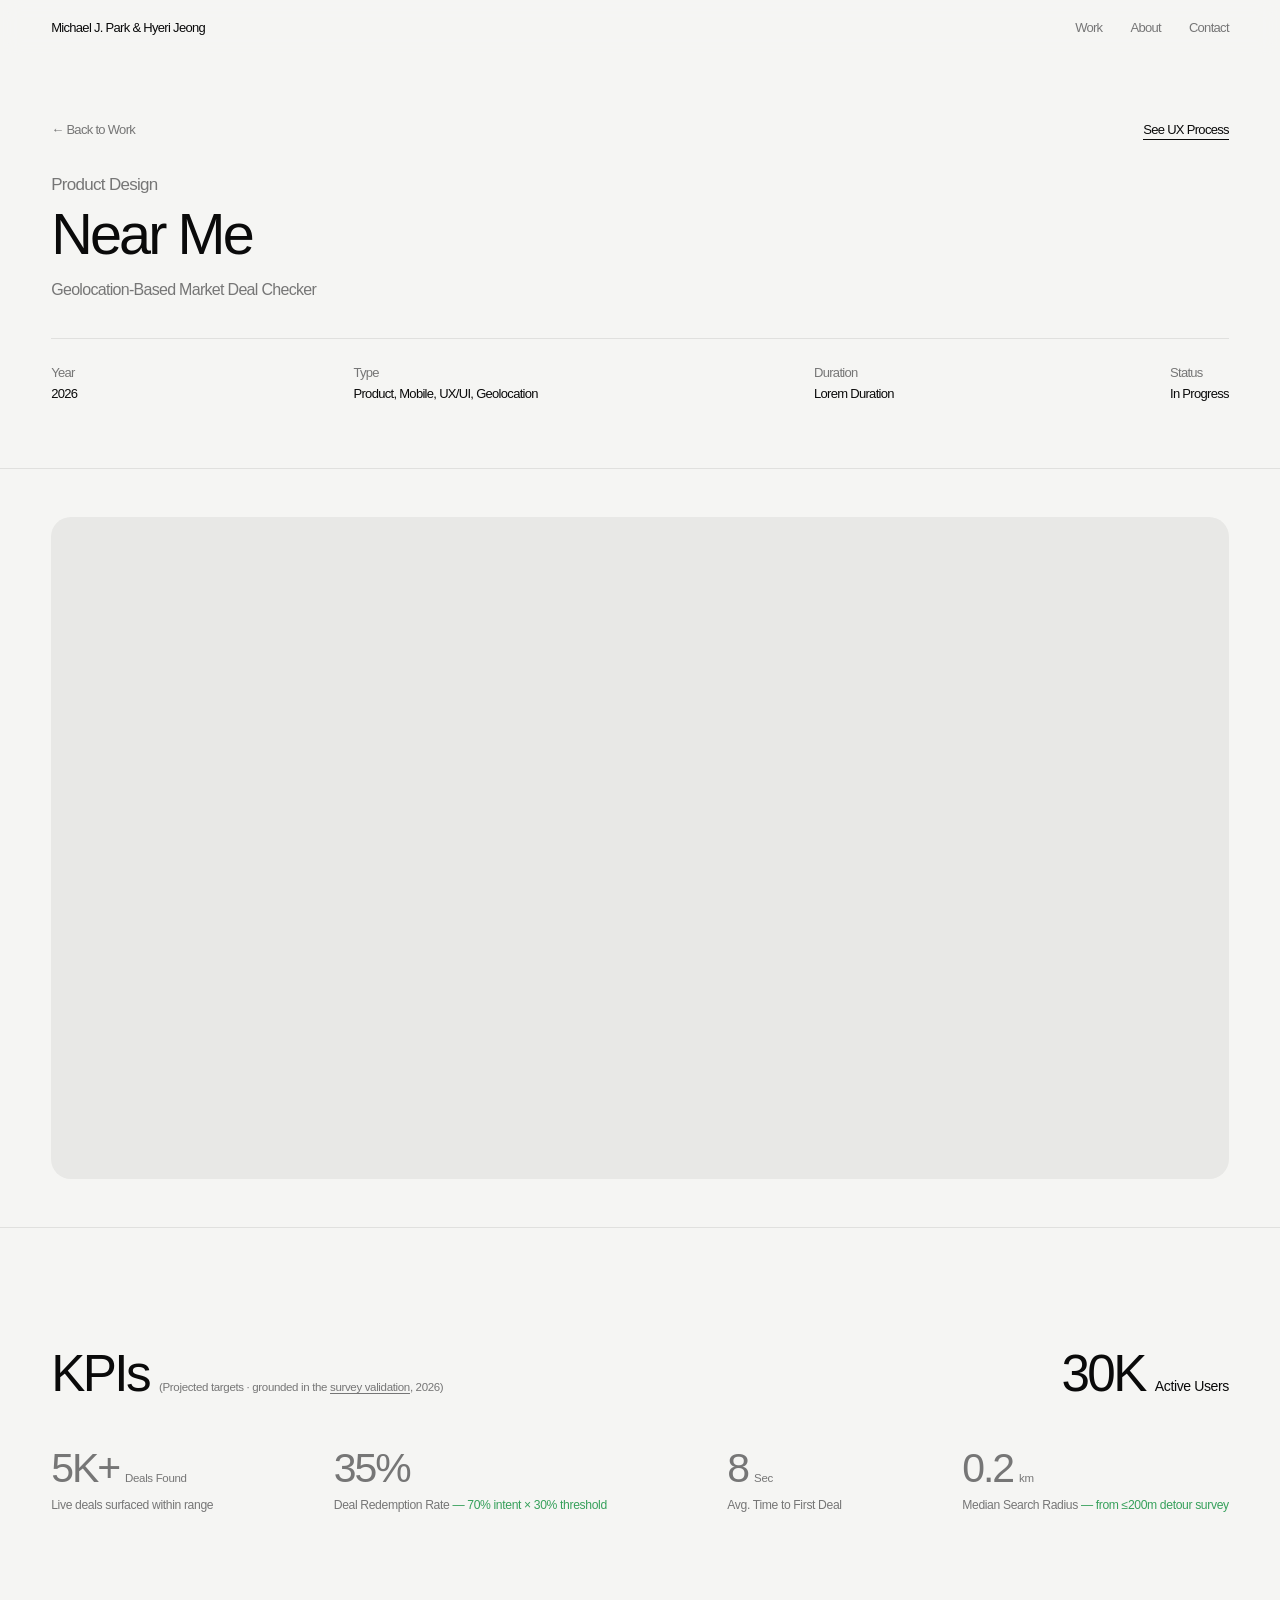
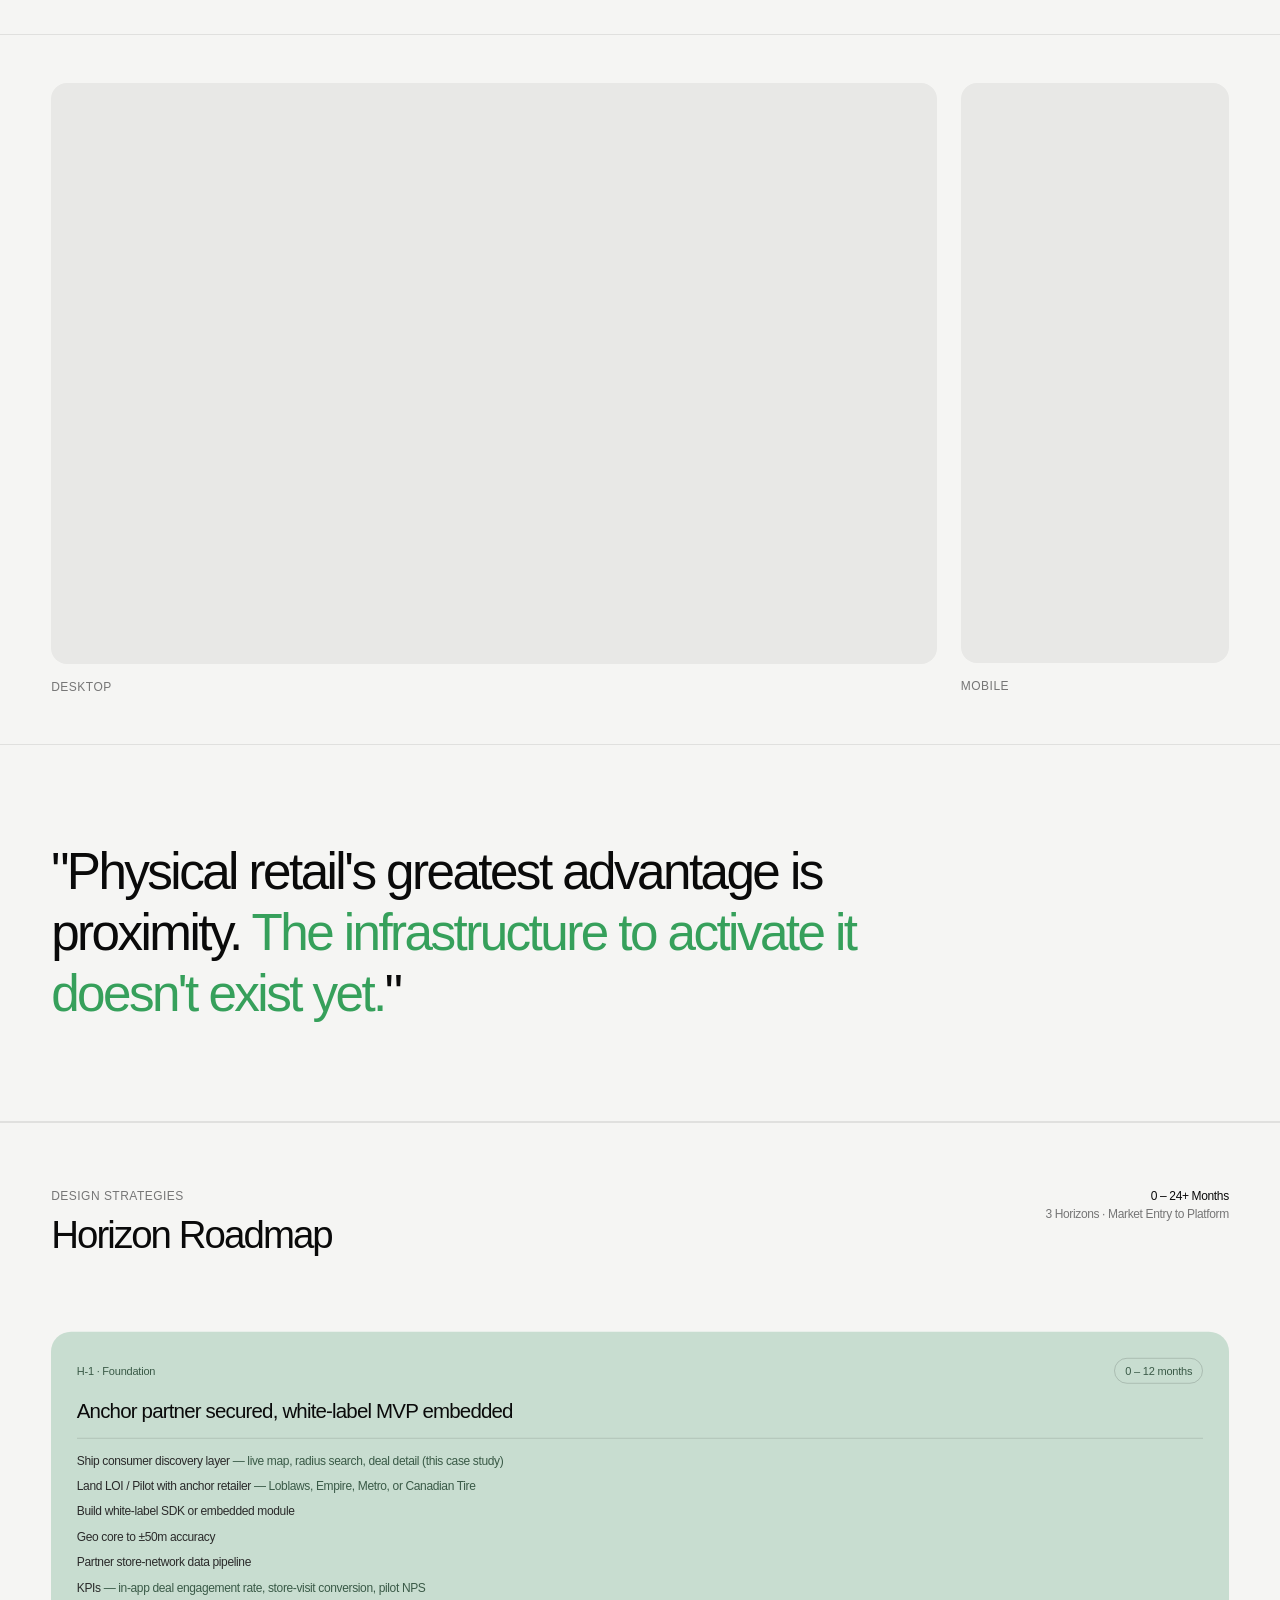
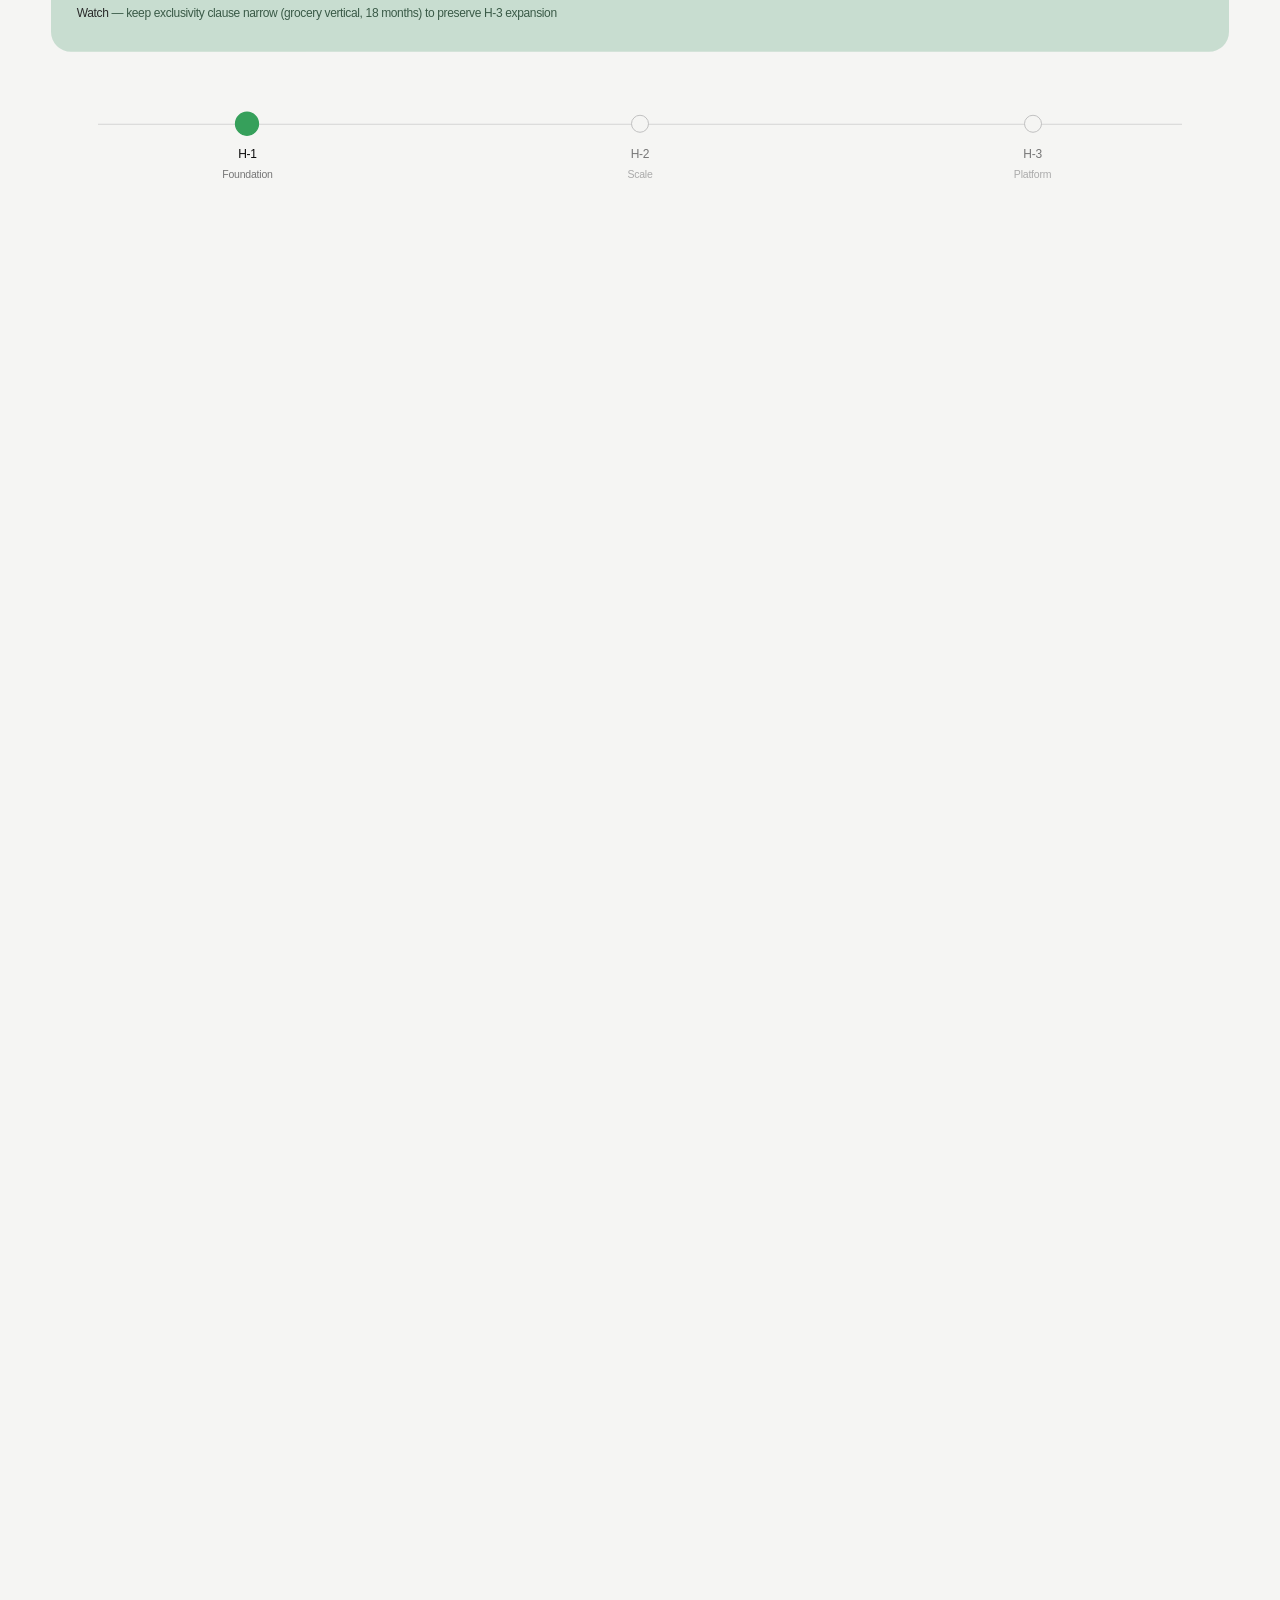
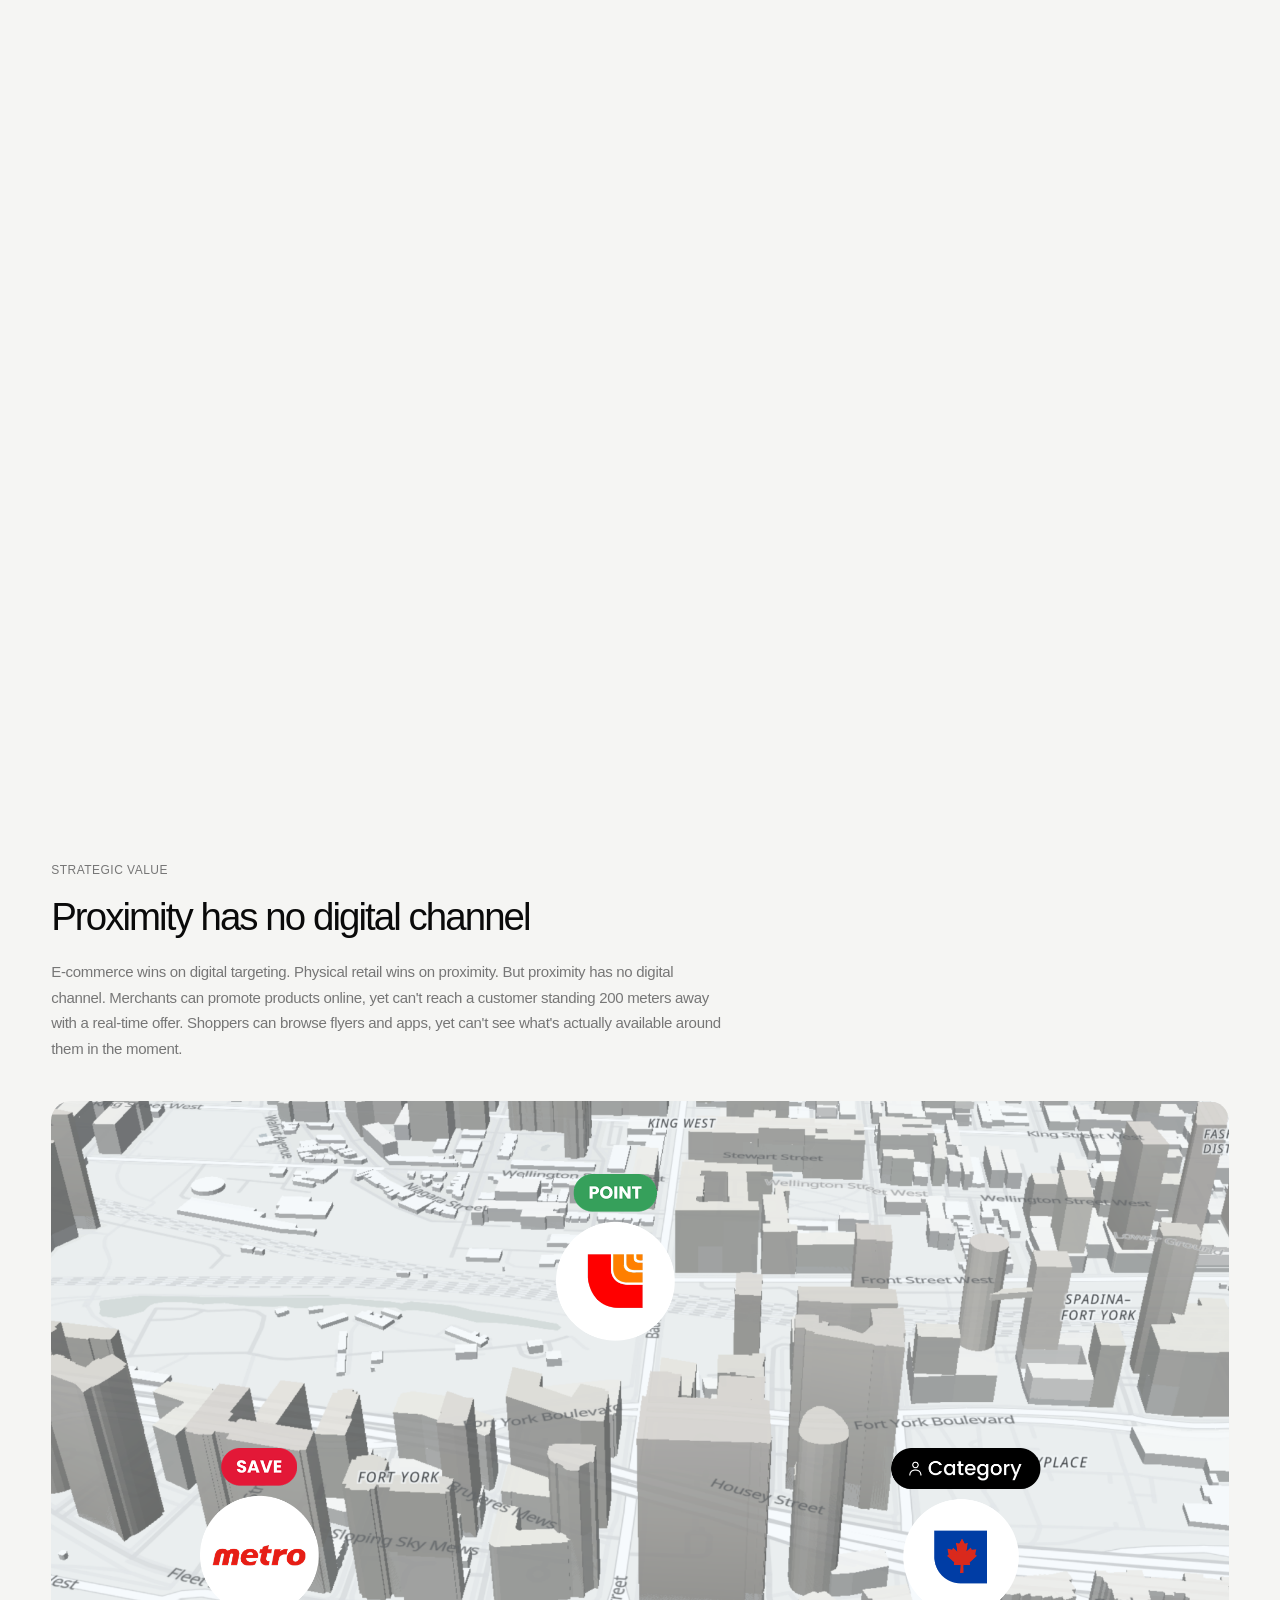
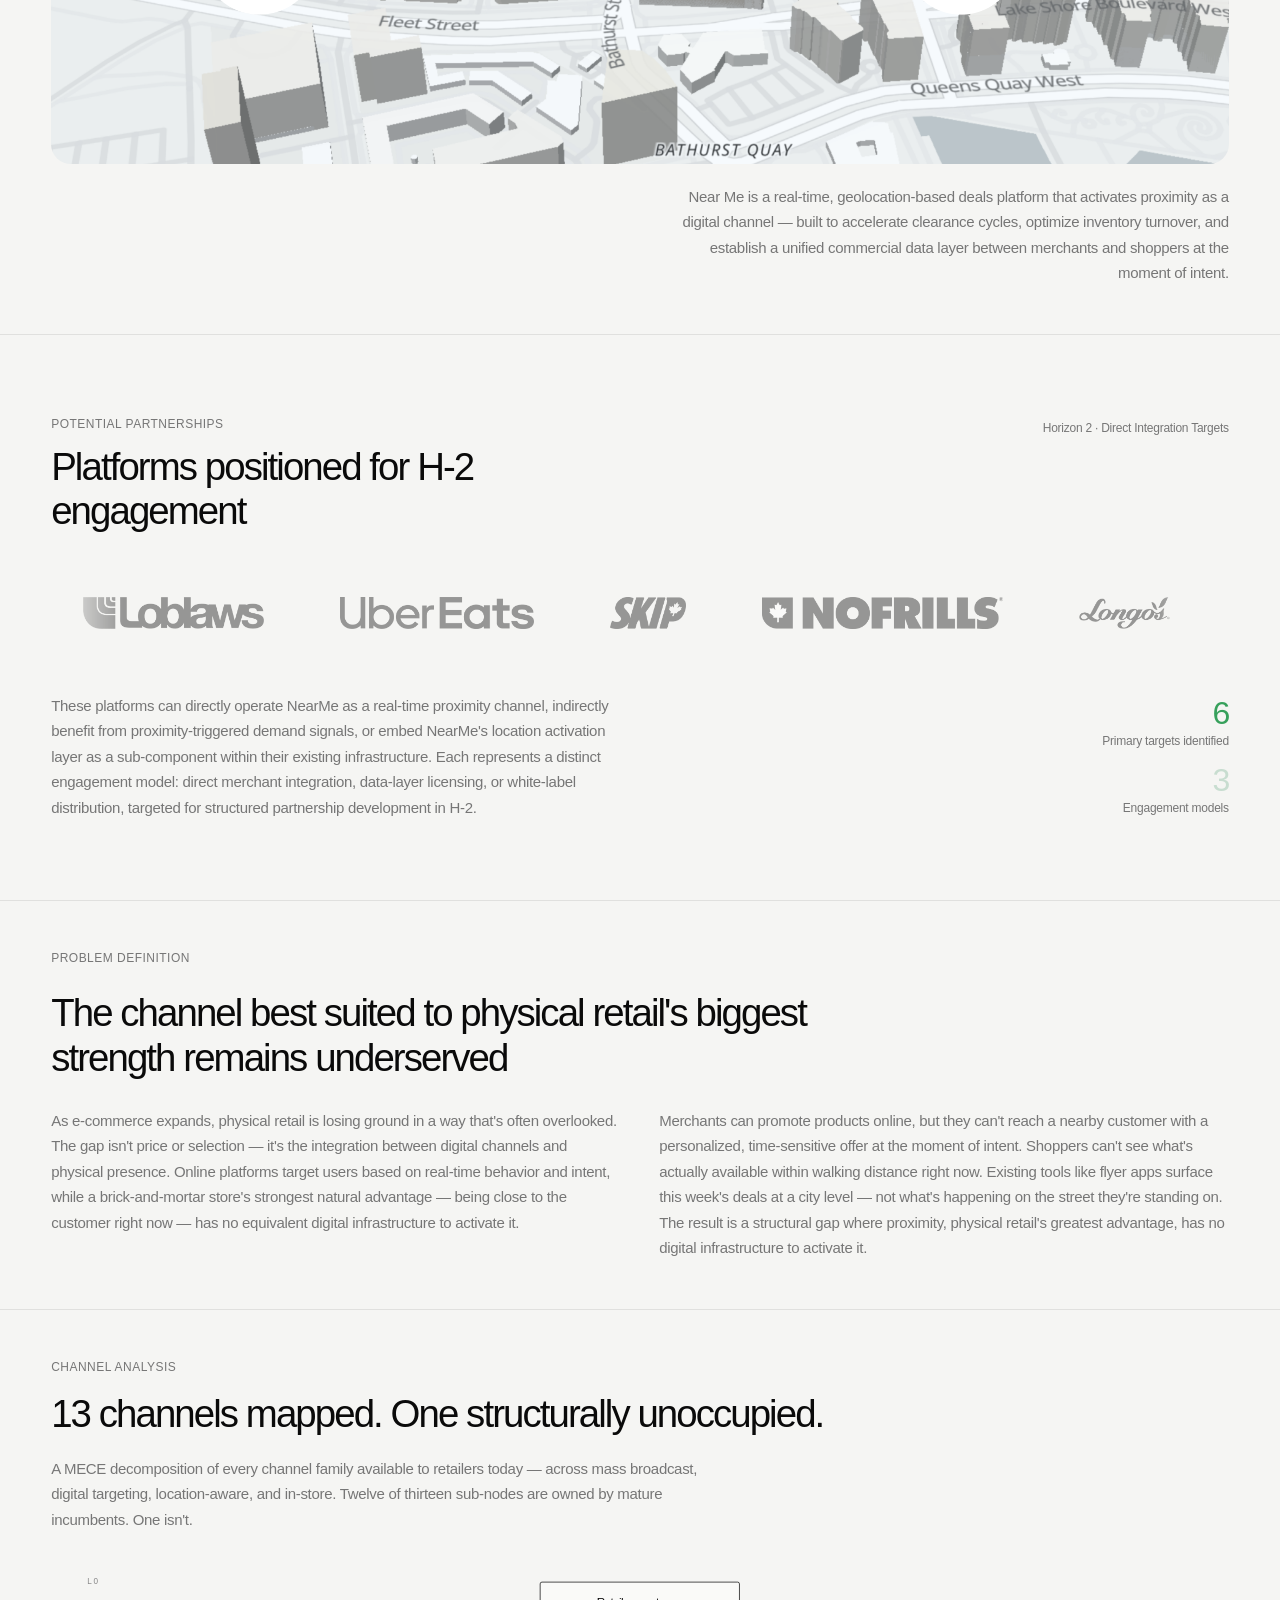
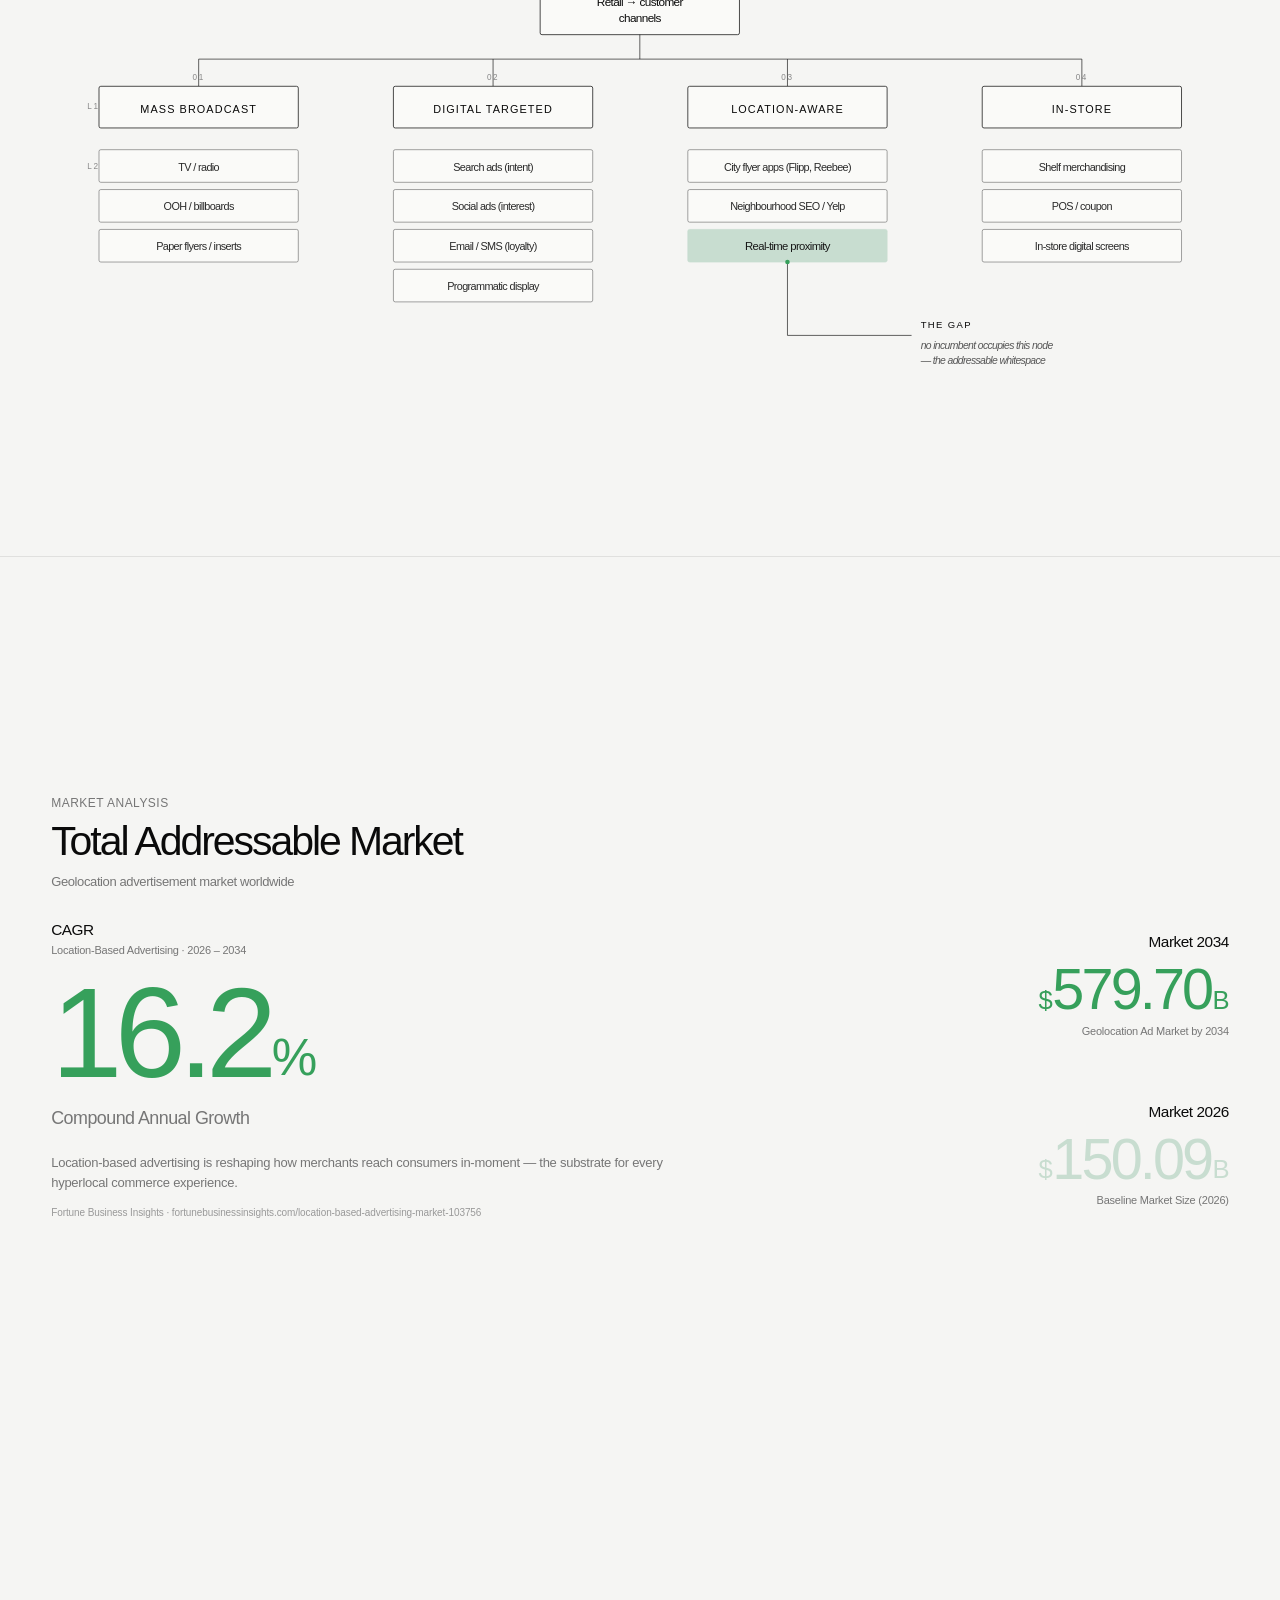
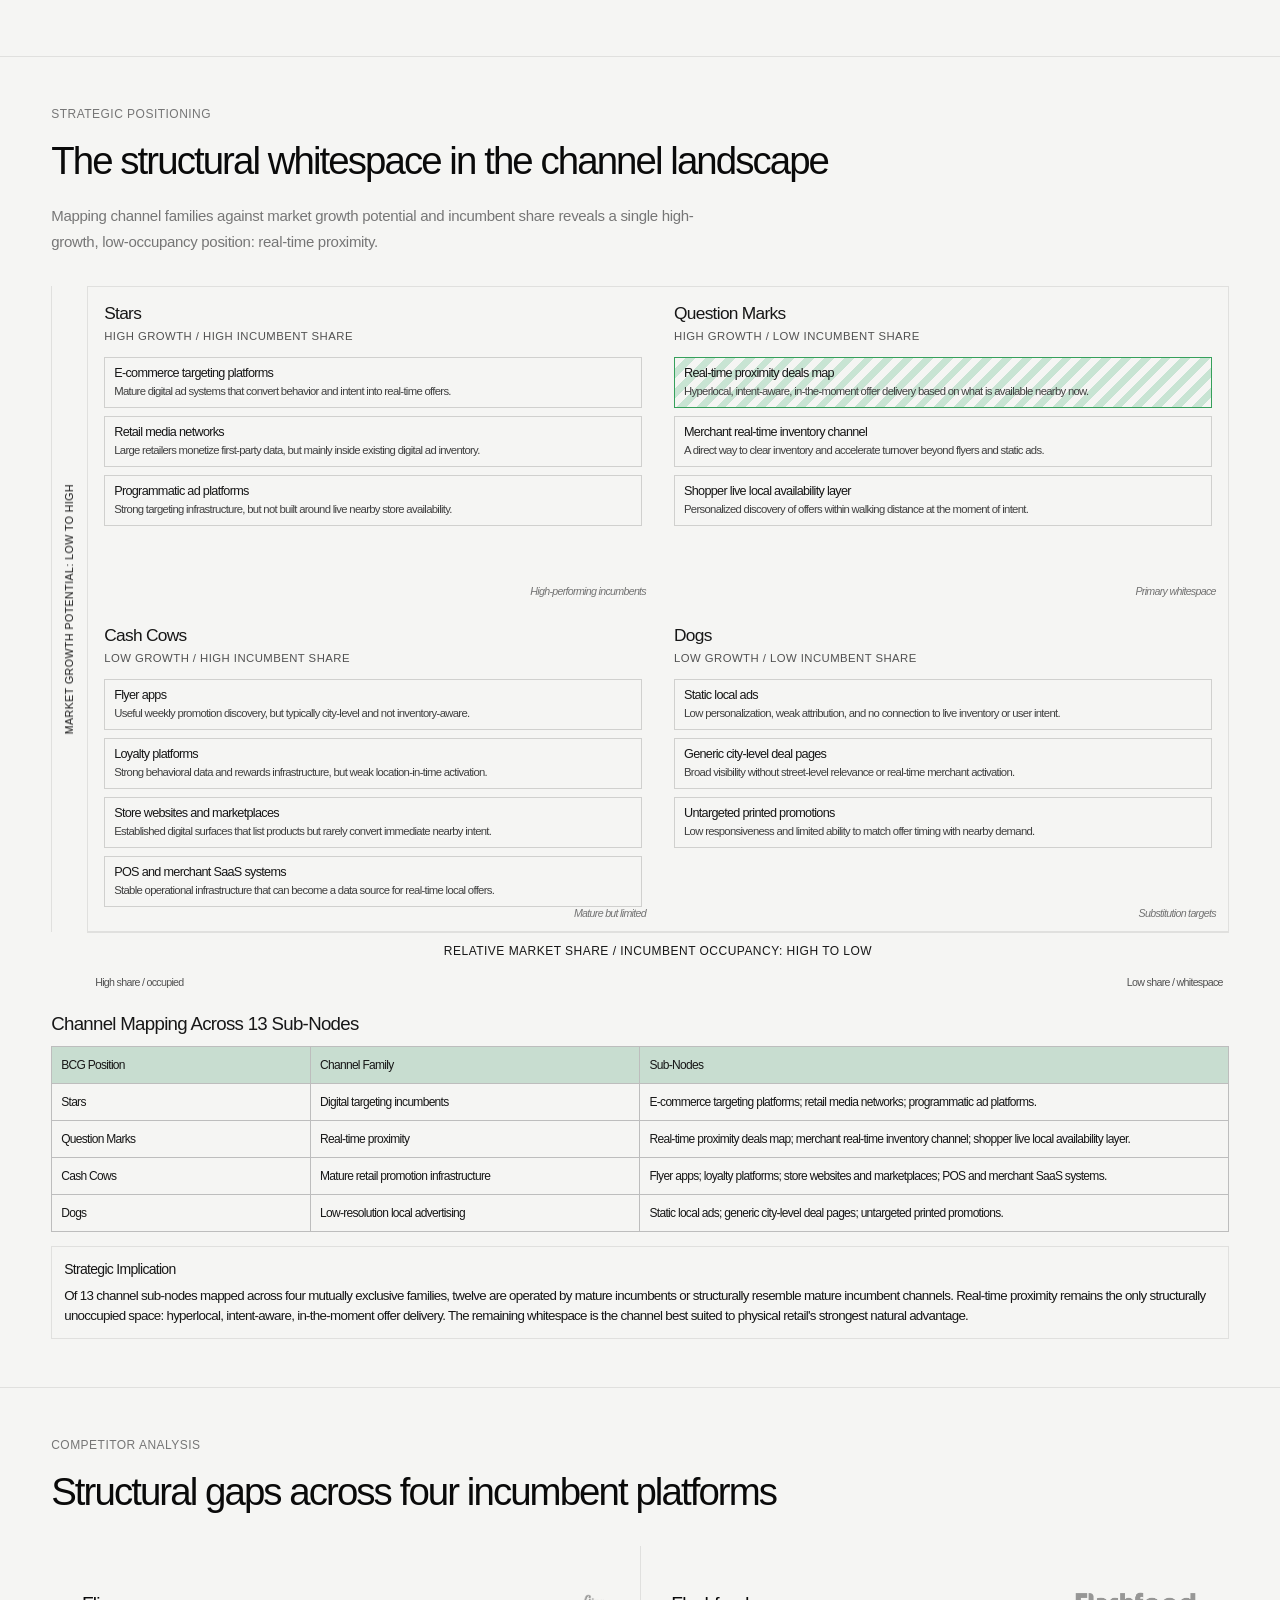
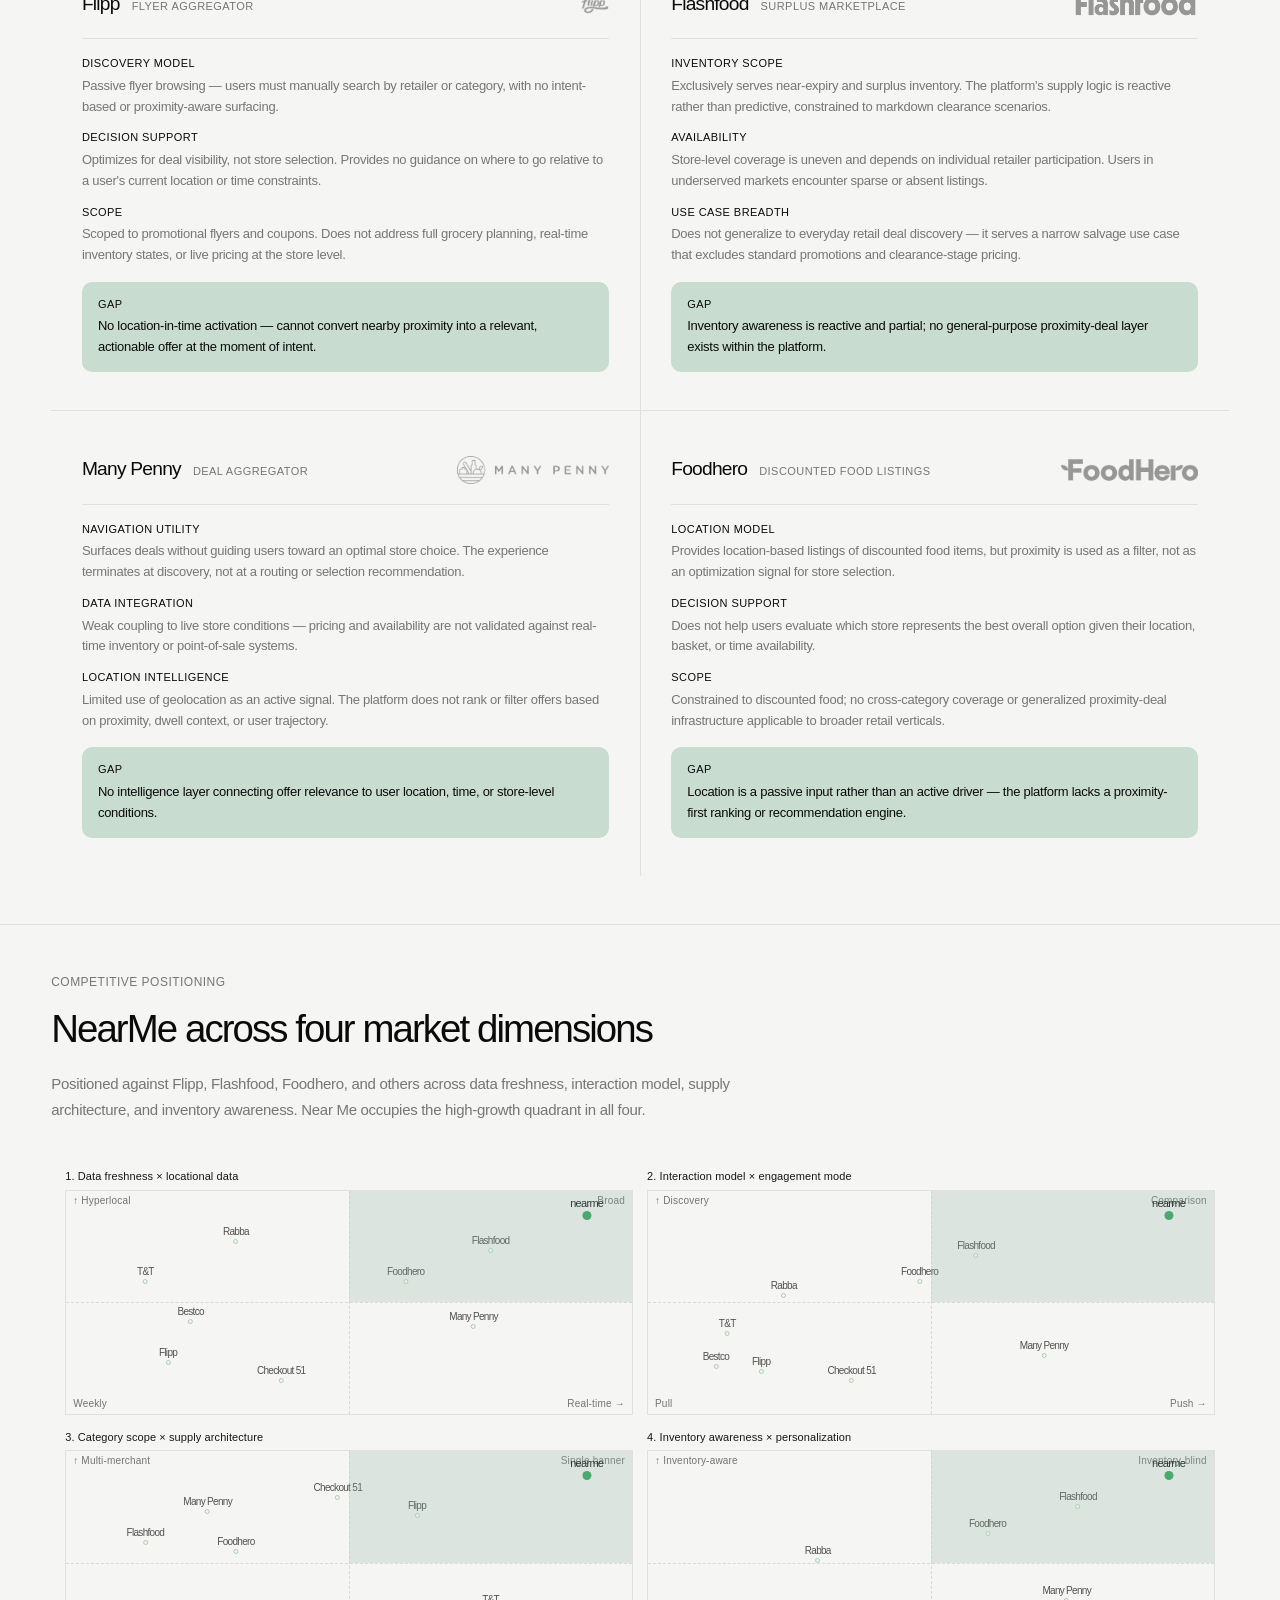
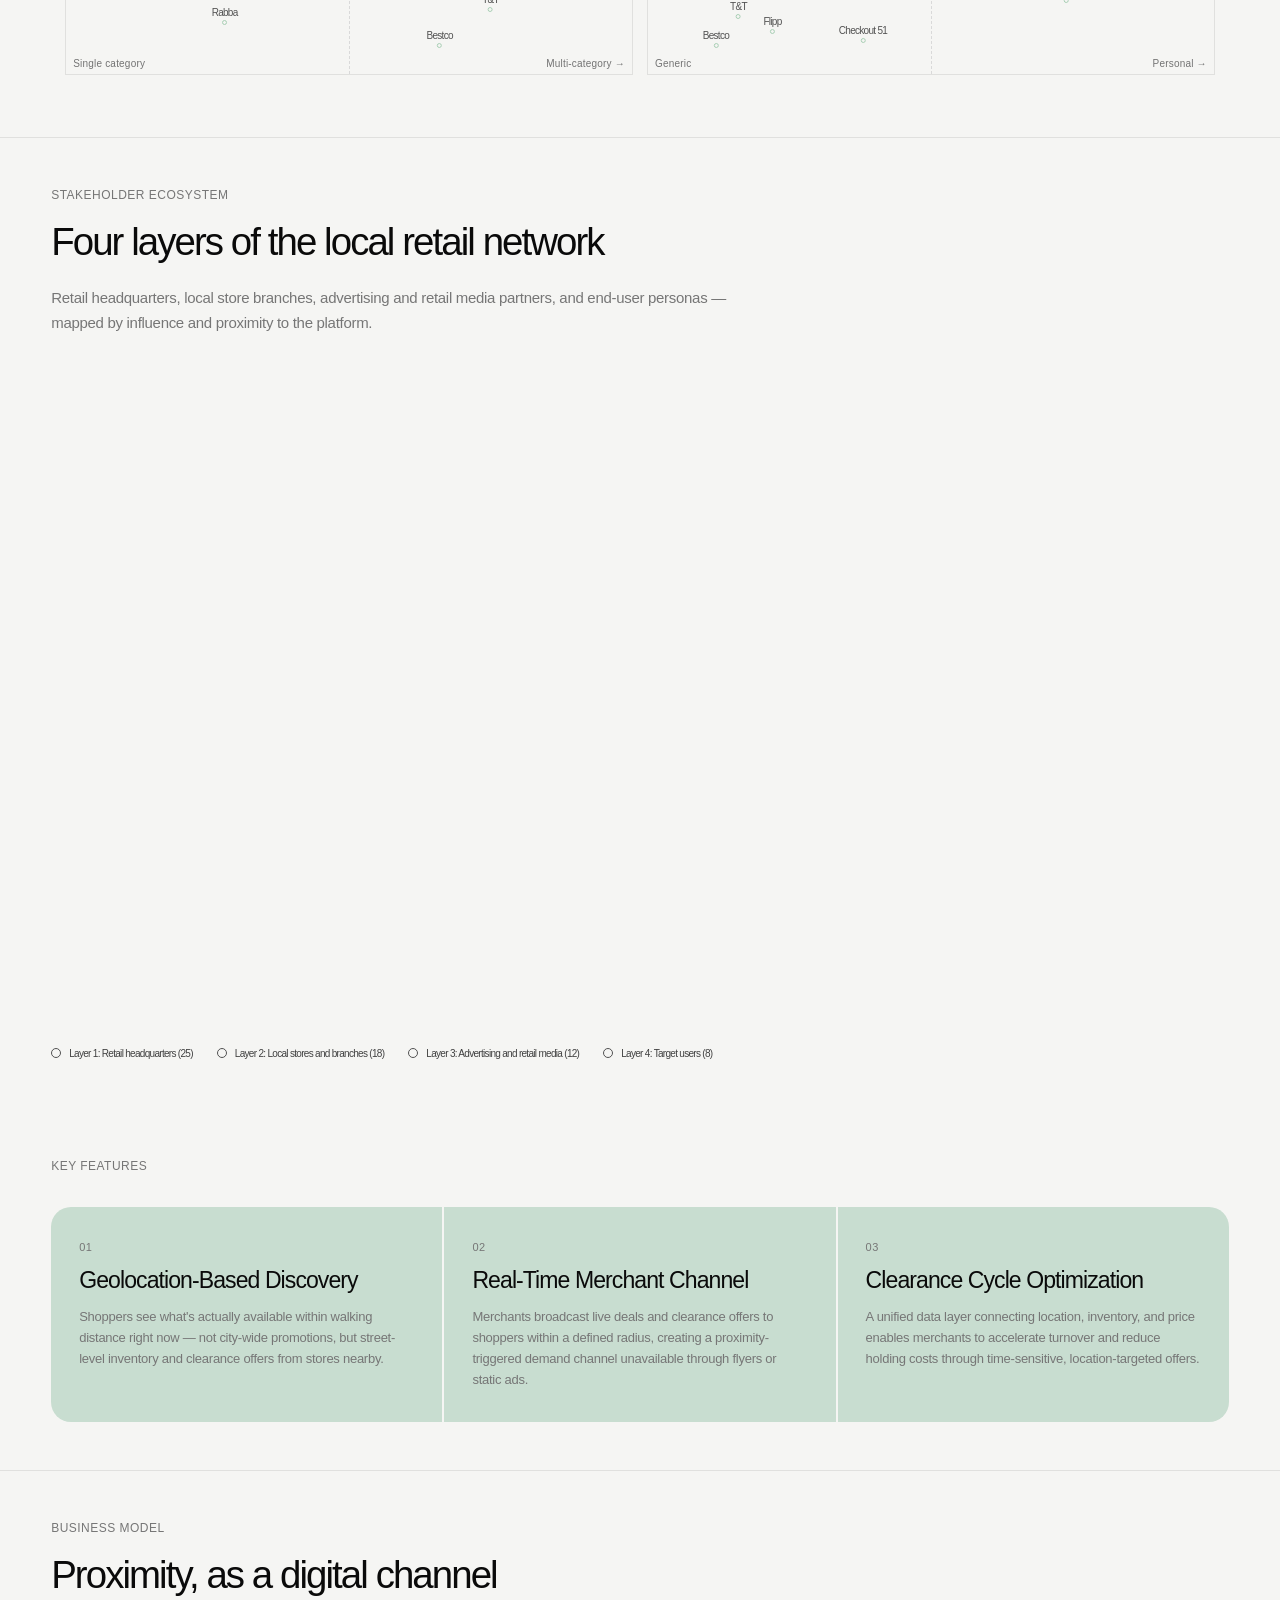
<file: index.html>
<!doctype html>
<html lang="en">
<head>
<meta charset="utf-8" />
<meta name="viewport" content="width=device-width,initial-scale=1" />
<title>Near Me — Michael Joongmin Park</title>
<link rel="preconnect" href="https://fonts.googleapis.com" />
<link rel="preconnect" href="https://fonts.gstatic.com" crossorigin />
<link href="https://fonts.googleapis.com/css2?family=Inter:wght@100..900&display=swap" rel="stylesheet" />
<link rel="stylesheet" href="./nearme.css" />
<style>
.em-mece{width:100%;background:var(--bg);font-family:"Helvetica Neue",Helvetica,Arial,sans-serif;-webkit-font-smoothing:antialiased;letter-spacing:inherit;color:#0a0a0a;}
.em-mece *{box-sizing:border-box;}
.em-mece .mece-frame{width:100%;max-width:1300px;margin:0 auto;display:flex;flex-direction:column;align-items:center;padding:0;}
.em-mece .mece-header{text-align:center;width:100%;position:relative;margin-bottom:36px;}
.em-mece .mece-eyebrow{font-size:10.5px;font-weight:500;letter-spacing:3px;color:#555;text-transform:uppercase;margin-bottom:14px;}
.em-mece .mece-eyebrow::before,.em-mece .mece-eyebrow::after{content:"";display:inline-block;width:22px;height:1px;background:#888;vertical-align:4px;margin:0 12px;}
.em-mece .mece-h1{font-size:26px;font-weight:500;letter-spacing:-0.5px;line-height:1.2;margin:0;color:#0a0a0a;}
.em-mece .mece-sub{font-size:13px;color:#555;font-weight:400;margin-top:8px;}
.em-mece .mece-rule{width:60px;height:1px;background:#0a0a0a;margin:18px auto 0;}
.em-mece .mece-tree{width:100%;}
.em-mece .mece-tree svg{display:block;width:100%;height:auto;}
.em-mece .em-line{stroke:#0a0a0a;stroke-width:0.7;fill:none;}
.em-mece .em-line-soft{stroke:#888;stroke-width:0.5;fill:none;}
.em-mece .em-box{fill:#fafaf8;stroke:#0a0a0a;stroke-width:0.8;}
.em-mece .em-box-soft{fill:#fafaf8;stroke:#555;stroke-width:0.6;}
.em-mece .em-box-gap{fill:#C8DDD0;stroke:#C8DDD0;stroke-width:0.8;}
.em-mece .lbl-root{font-size:13px;font-weight:500;fill:#0a0a0a;}
.em-mece .lbl-branch{font-size:12px;font-weight:500;fill:#0a0a0a;text-transform:uppercase;letter-spacing:1.2px;}
.em-mece .lbl-tag{font-size:9px;font-weight:500;fill:#888;letter-spacing:1.8px;}
.em-mece .lbl-leaf{font-size:12px;font-weight:400;fill:#2a2a2a;}
.em-mece .lbl-leaf-gap{font-size:12.5px;font-weight:500;fill:#171717;}
.em-mece .lbl-callout{font-size:10.5px;font-weight:500;fill:#0a0a0a;letter-spacing:1.5px;text-transform:uppercase;}
.em-mece .lbl-callout-2{font-size:11.5px;font-weight:400;fill:#555;font-style:italic;}
.em-mece .mece-obs{margin-top:36px;max-width:760px;padding:24px 28px;border-top:1px solid #0a0a0a;border-bottom:1px solid #0a0a0a;}
.em-mece .obs-label{font-size:9.5px;font-weight:500;color:#888;letter-spacing:2.5px;text-transform:uppercase;margin-bottom:10px;}
.em-mece .obs-p{font-size:14px;line-height:1.55;color:#2a2a2a;font-weight:400;letter-spacing:inherit;margin:0;}
.em-mece .obs-p strong{font-weight:500;color:#0a0a0a;}
.em-mece .mece-footer{margin-top:28px;font-size:10px;color:#888;letter-spacing:1.5px;text-transform:uppercase;font-weight:500;text-align:center;}

.em-bcg{width:100%;font-family:"Helvetica Neue",Helvetica,Arial,sans-serif;font-size:10pt;line-height:1.5;color:#171717;letter-spacing:inherit;overflow-x:auto;}
.em-bcg *{box-sizing:border-box;}
.em-bcg .bcg-page{width:100%;padding:0;min-width:640px;}
.em-bcg .bcg-header{padding-bottom:18px;border-bottom:1px solid var(--ink);margin-bottom:18px;}
.em-bcg .bcg-h1{margin:0 0 8px;font-size:24pt;line-height:1.1;font-weight:500;letter-spacing:inherit;}
.em-bcg .bcg-deck{max-width:780px;color:#404040;font-size:10.5pt;margin:0;}
.em-bcg .bcg-h2{margin:22px 0 10px;font-size:14pt;line-height:1.25;font-weight:500;letter-spacing:inherit;}
.em-bcg .bcg-p{margin:0 0 10px;}
.em-bcg .bcg-summary{display:grid;grid-template-columns:repeat(3,1fr);gap:10px;margin:18px 0 22px;}
.em-bcg .bcg-scard{min-height:84px;padding:12px;border:1px solid var(--line);background:transparent;}
.em-bcg .bcg-scard strong{display:block;margin-bottom:6px;font-size:9pt;text-transform:uppercase;letter-spacing:0.04em;}
.em-bcg .bcg-shell{display:grid;grid-template-columns:36px 1fr;grid-template-rows:1fr 36px;gap:0;margin:0;aspect-ratio:16/9;width:100%;}
.em-bcg .bcg-axis-y{grid-column:1;grid-row:1;display:flex;align-items:center;justify-content:center;border-right:1px solid var(--line);writing-mode:vertical-rl;transform:rotate(180deg);font-size:8pt;font-weight:500;letter-spacing:0.04em;text-transform:uppercase;}
.em-bcg .bcg-axis-x{grid-column:2;grid-row:2;display:flex;align-items:center;justify-content:center;border-top:1px solid var(--line);font-size:9pt;font-weight:500;letter-spacing:0.04em;text-transform:uppercase;}
.em-bcg .bcg-matrix{grid-column:2;grid-row:1;display:grid;grid-template-columns:1fr 1fr;grid-template-rows:1fr 1fr;border:1px solid var(--line);background:linear-gradient(to right,transparent calc(50% - 0.4px),var(--line) calc(50% - 0.4px),var(--line) calc(50% + 0.4px),transparent calc(50% + 0.4px)),linear-gradient(to bottom,transparent calc(50% - 0.4px),var(--line) calc(50% - 0.4px),var(--line) calc(50% + 0.4px),transparent calc(50% + 0.4px));}
.em-bcg .bcg-quad{position:relative;padding:16px;overflow:hidden;}
.em-bcg .bcg-h3{margin:0 0 4px;font-size:13pt;line-height:1.2;font-weight:500;letter-spacing:inherit;}
.em-bcg .bcg-def{margin-bottom:12px;color:#525252;font-size:8.5pt;font-weight:500;letter-spacing:0.04em;text-transform:uppercase;}
.em-bcg .bcg-node{margin:0 0 8px;padding:8px 9px;border:1px solid #d0d0ce;background:transparent;}
.em-bcg .bcg-node strong{display:block;margin-bottom:2px;font-size:9.5pt;line-height:1.25;font-weight:500;}
.em-bcg .bcg-node span{display:block;color:#404040;font-size:8.5pt;line-height:1.35;}
.em-bcg .bcg-ws{border-color:#36A05B;border-width:1px;background:repeating-linear-gradient(-45deg,var(--bg),var(--bg) 7px,#c8e4d3 7px,#c8e4d3 14px);}
.em-bcg .bcg-qnote{position:absolute;right:12px;bottom:10px;color:#737373;font-size:8pt;font-style:italic;}
.em-bcg .bcg-corner-row{display:grid;grid-template-columns:36px 1fr;margin-top:6px;color:#525252;font-size:8pt;}
.em-bcg .bcg-corner-row div:last-child{display:flex;justify-content:space-between;padding:0 6px 0 8px;}
.em-bcg .bcg-table{width:100%;border-collapse:collapse;margin-top:10px;font-size:9pt;}
.em-bcg .bcg-table th,.em-bcg .bcg-table td{padding:9px;border:1px solid #bdbdbd;text-align:left;vertical-align:top;}
.em-bcg .bcg-table th{background:#C8DDD0;font-weight:500;}
.em-bcg .bcg-insight{padding:12px;border:1px solid var(--line);margin-top:14px;}
.em-bcg .bcg-insight strong{display:block;margin-bottom:6px;font-size:10.5pt;font-weight:500;}

.em-comp{width:100%;font-family:"Helvetica Neue",Helvetica,Arial,sans-serif;letter-spacing:inherit;overflow-x:auto;}
.em-comp *{box-sizing:border-box;}
.em-comp .comp-slide{min-width:560px;width:100%;aspect-ratio:11/5;background:var(--bg);display:grid;grid-template-columns:1fr 1fr;grid-template-rows:1fr 1fr;gap:14px;padding:14px;color:#171717;}
.em-comp .comp-matrix{position:relative;display:flex;flex-direction:column;min-width:0;min-height:0;}
.em-comp .comp-title{font-size:11px;font-weight:500;color:#171717;margin-bottom:5px;letter-spacing:0.1px;}
.em-comp .comp-plot{position:relative;flex:1;border:0.75px solid var(--line);background:var(--bg);}
.em-comp .comp-plot::after{content:'';position:absolute;right:0;top:0;width:50%;height:50%;background:rgba(168,207,181,0.18);pointer-events:none;}
.em-comp .comp-ws{position:absolute;top:0;right:0;width:50%;height:50%;background:#e5e5e5;opacity:0.75;pointer-events:none;}
.em-comp .comp-vd{position:absolute;top:0;left:50%;width:0;height:100%;border-left:0.5px dashed #d9d9d9;}
.em-comp .comp-hd{position:absolute;top:50%;left:0;width:100%;height:0;border-top:0.5px dashed #d9d9d9;}
.em-comp .comp-axis{position:absolute;font-size:10px;color:#737373;pointer-events:none;line-height:1;font-weight:400;letter-spacing:0.2px;}
.em-comp .comp-axis.tl{top:5px;left:7px;}.em-comp .comp-axis.tr{top:5px;right:7px;}
.em-comp .comp-axis.bl{bottom:5px;left:7px;}.em-comp .comp-axis.br{bottom:5px;right:7px;}
.em-comp .comp-node{position:absolute;transform:translate(-50%,-100%);display:flex;flex-direction:column;align-items:center;pointer-events:none;}
.em-comp .comp-node .lbl{font-size:10px;color:#525252;white-space:nowrap;font-weight:400;line-height:1;padding-bottom:2px;}
.em-comp .comp-node .pt{width:5px;height:5px;border-radius:50%;background:var(--bg);border:1px solid #a9cfb5;}
.em-comp .comp-node.star .lbl{color:#171717;font-weight:500;font-size:11px;}
.em-comp .comp-node.star .pt{width:9px;height:9px;background:#36A05B;border:none;}

.em-stake{width:100%;font-family:"Helvetica Neue",Helvetica,Arial,sans-serif;letter-spacing:inherit;}
.em-stake *{box-sizing:border-box;}
.em-stake #sk-container{display:flex;width:100%;aspect-ratio:16/9;overflow:hidden;}
.em-stake #sk-chart{position:relative;flex:1;min-width:0;height:100%;}
.em-stake .sk-legend{padding-top:16px;font-size:10px;}
.em-stake .sk-legend-list{display:flex;flex-wrap:wrap;gap:8px 24px;}
.em-stake .sk-legend-item{display:flex;align-items:center;color:#404040;}
.em-stake .sk-legend-dot{width:10px;height:10px;margin-right:8px;border:1px solid #525252;border-radius:50%;background:var(--bg);flex-shrink:0;}
.em-stake .orbit-line{fill:none;stroke:#c8c8c8;stroke-dasharray:4 4;stroke-width:0.75;}
.em-stake .orbit-label{fill:#737373;font-size:10px;font-weight:500;letter-spacing:0.05em;}
.em-stake .sk-node circle{fill-opacity:1;}
.em-stake .sk-node-text{fill:#171717;font-size:9px;font-weight:500;pointer-events:none;text-anchor:middle;}
.em-stake .sk-guide{stroke:#d4d4d4;stroke-width:0.75;pointer-events:none;}

.em-bmc{width:100%;background:var(--bg);font-family:"Helvetica Neue",Helvetica,Arial,sans-serif;-webkit-font-smoothing:antialiased;letter-spacing:inherit;}
.em-bmc *{box-sizing:border-box;}
.em-bmc .bmc-frame{width:100%;max-width:1400px;margin:0 auto;display:flex;flex-direction:column;padding:0;}
.em-bmc .bmc-header{text-align:center;width:100%;position:relative;margin-bottom:36px;}
.em-bmc .bmc-eyebrow{font-size:10.5px;font-weight:500;letter-spacing:3px;color:#555;text-transform:uppercase;margin-bottom:14px;}
.em-bmc .bmc-eyebrow::before,.em-bmc .bmc-eyebrow::after{content:"";display:inline-block;width:22px;height:1px;background:#888;vertical-align:4px;margin:0 12px;}
.em-bmc .bmc-h1{font-size:26px;font-weight:500;letter-spacing:-0.5px;color:#0a0a0a;line-height:1.2;margin:0;}
.em-bmc .bmc-sub{font-size:13px;color:#555;font-weight:400;margin-top:8px;}
.em-bmc .bmc-rule{width:60px;height:1px;background:#0a0a0a;margin:18px auto 0;}
.em-bmc .bmc-grid{display:grid;grid-template-columns:repeat(10,1fr);grid-template-rows:minmax(200px,auto) minmax(200px,auto) minmax(150px,auto);gap:1px;background:var(--line);border:1px solid var(--line);width:100%;}
.em-bmc .bmc-cell{background:var(--bg);padding:18px 20px 22px;display:flex;flex-direction:column;gap:12px;}
.em-bmc .bmc-kp{grid-column:1/3;grid-row:1/3;}
.em-bmc .bmc-ka{grid-column:3/5;grid-row:1/2;}
.em-bmc .bmc-kr{grid-column:3/5;grid-row:2/3;}
.em-bmc .bmc-vp{grid-column:5/7;grid-row:1/3;background:#C8DDD0;}
.em-bmc .bmc-cr{grid-column:7/9;grid-row:1/2;}
.em-bmc .bmc-ch{grid-column:7/9;grid-row:2/3;}
.em-bmc .bmc-cs{grid-column:9/11;grid-row:1/3;}
.em-bmc .bmc-cost{grid-column:1/6;grid-row:3/4;}
.em-bmc .bmc-rev{grid-column:6/11;grid-row:3/4;}
.em-bmc .bmc-head{display:flex;align-items:baseline;gap:10px;padding-bottom:10px;border-bottom:0.5px dashed #e6e3da;}
.em-bmc .bmc-num{font-size:9.5px;font-weight:500;color:#888;letter-spacing:0.5px;width:18px;flex-shrink:0;}
.em-bmc .bmc-ttl{font-size:11px;font-weight:500;color:#0a0a0a;text-transform:uppercase;letter-spacing:1.8px;}
.em-bmc .bmc-glabel{font-size:9.5px;font-weight:500;color:#555;text-transform:uppercase;letter-spacing:1.5px;margin-bottom:6px;margin-top:2px;}
.em-bmc .bmc-group+.bmc-group{margin-top:10px;}
.em-bmc .bmc-ul{list-style:none;display:flex;flex-direction:column;gap:7px;margin:0;padding:0;}
.em-bmc .bmc-li{font-size:12.5px;line-height:1.45;color:#2a2a2a;font-weight:400;padding-left:12px;position:relative;letter-spacing:0.1px;margin:0;}
.em-bmc .bmc-li::before{content:"";position:absolute;left:0;top:8px;width:4px;height:1px;background:#555;}
.em-bmc .bmc-vp .bmc-li{color:#0a0a0a;}
.em-bmc .bmc-cost .bmc-ul,.em-bmc .bmc-rev .bmc-ul{display:grid;grid-template-columns:1fr 1fr;gap:7px 24px;}
.em-bmc .bmc-footer{margin-top:28px;font-size:10px;color:#888;letter-spacing:1.5px;text-transform:uppercase;font-weight:500;text-align:center;}
@media(max-width:1000px){
  .em-bmc .bmc-grid{grid-template-columns:1fr 1fr;grid-template-rows:none;grid-auto-rows:minmax(160px,auto);}
  .em-bmc .bmc-kp,.em-bmc .bmc-ka,.em-bmc .bmc-kr,.em-bmc .bmc-vp,.em-bmc .bmc-cr,.em-bmc .bmc-ch,.em-bmc .bmc-cs,.em-bmc .bmc-cost,.em-bmc .bmc-rev{grid-column:auto;grid-row:auto;}
  .em-bmc .bmc-vp{grid-column:1/3;}.em-bmc .bmc-cost,.em-bmc .bmc-rev{grid-column:1/3;}
  .em-bmc .bmc-cost .bmc-ul,.em-bmc .bmc-rev .bmc-ul{grid-template-columns:1fr;}
}
@media(max-width:600px){.em-bmc .bmc-grid{grid-template-columns:1fr;}.em-bmc .bmc-vp,.em-bmc .bmc-cost,.em-bmc .bmc-rev{grid-column:auto;}}

.em-er{width:100%;overflow-x:auto;}
.em-er *{box-sizing:border-box;}
.em-er .er-slide{min-width:600px;width:100%;aspect-ratio:1600/870;overflow:hidden;}
.em-er .er-slide svg{display:block;width:100%;height:100%;}
.em-er .entity-card{fill:var(--bg);stroke:#171717;stroke-width:0.8;}
.em-er .entity-head{fill:#C8DDD0;stroke:#171717;stroke-width:0.8;}
.em-er .entity-title{fill:#171717;font-size:13px;font-weight:500;}
.em-er .field{fill:#262626;font-size:10.5px;font-weight:500;}
.em-er .field-key{fill:#171717;font-size:10.5px;font-weight:500;}
.em-er .field-muted{fill:#525252;font-size:10px;font-weight:500;}
.em-er .relationship{fill:none;stroke:#171717;stroke-width:0.75;stroke-linecap:round;stroke-linejoin:round;}
.em-er .relationship-light{fill:none;stroke:#8c8c8c;stroke-width:0.65;stroke-linecap:round;stroke-linejoin:round;stroke-dasharray:5 5;}
.em-er .rel-label{fill:#404040;font-size:9.5px;font-weight:500;}
.em-er .note-box{fill:#C8DDD0;stroke:none;}
.em-er .note-title{fill:#171717;font-size:11px;font-weight:500;}
.em-er .note-text{fill:#525252;font-size:10px;font-weight:500;}
@media(max-width:640px){.em-er{padding:0;}}

.em-geo{width:100%;overflow-x:auto;}
.em-geo *{box-sizing:border-box;}
.em-geo .geo-slide{min-width:600px;width:100%;aspect-ratio:16/9;overflow:hidden;}
.em-geo .geo-slide svg{display:block;width:100%;height:100%;}
.em-geo .geo-entity{fill:var(--bg);stroke:#171717;stroke-width:0.8;}
.em-geo .geo-entity-title{fill:#171717;font-size:13px;font-weight:500;}
.em-geo .geo-attr{fill:#404040;font-size:10.5px;font-weight:500;}
.em-geo .geo-key{fill:#171717;font-size:10.2px;font-weight:500;}
.em-geo .geo-relationship{fill:var(--bg);stroke:#171717;stroke-width:0.8;}
.em-geo .geo-rel-text{fill:#171717;font-size:10.4px;font-weight:500;text-anchor:middle;dominant-baseline:middle;}
.em-geo .geo-line{fill:none;stroke:#171717;stroke-width:0.75;stroke-linecap:round;stroke-linejoin:round;}
.em-geo .geo-cardinality{fill:#171717;font-size:10px;font-weight:500;}
.em-geo .geo-note-box{fill:#C8DDD0;stroke:none;}
.em-geo .geo-note-title{fill:#171717;font-size:11px;font-weight:500;}
.em-geo .geo-note-text{fill:#525252;font-size:10px;font-weight:500;}
@media(max-width:640px){.em-geo{padding:0;}}

/* Mobile entity cards (hidden by default, shown on small screens) */
.er-mobile,.geo-mobile{display:none;grid-template-columns:1fr 1fr;gap:1px;background:var(--line);}
.er-card,.geo-card{background:var(--bg);padding:10px 12px;}
.er-name,.geo-name{font-size:10px;font-weight:500;letter-spacing:0.05em;text-transform:uppercase;color:var(--ink);border-bottom:1px solid var(--line);padding-bottom:6px;margin-bottom:7px;}
.er-field,.geo-field{font-size:10px;line-height:1.5;color:var(--muted);letter-spacing:-0.02em;}
.er-field.pk,.geo-field.pk{color:var(--ink);font-weight:500;}

/* Mobile overrides for inlined diagrams */
/* MECE mobile cards */
.mece-mobile{display:none;grid-template-columns:1fr 1fr;gap:1px;background:var(--line);}
.mece-mc{background:var(--bg);padding:14px 12px;aspect-ratio:3/4;display:flex;flex-direction:column;overflow:hidden;}
.mece-mc.gap-col{background:#ebebea;}
.mece-mc-label{font-size:10px;font-weight:500;letter-spacing:0.06em;text-transform:uppercase;color:var(--ink);border-bottom:1px solid var(--line);padding-bottom:8px;margin-bottom:10px;}
.mece-mc ul{list-style:none;display:flex;flex-direction:column;gap:7px;flex:1;margin:0;padding:0;}
.mece-mc li{font-size:11px;color:var(--muted);line-height:1.4;padding-left:10px;position:relative;letter-spacing:-0.01em;}
.mece-mc li::before{content:"–";position:absolute;left:0;color:var(--line);}
.mece-mc .gap-li{color:var(--ink);font-weight:500;}

/* BCG mobile cards */
.bcg-mobile{display:none;grid-template-columns:1fr 1fr;gap:1px;background:var(--line);}
.bcg-mc{background:var(--bg);padding:12px;aspect-ratio:3/4;display:flex;flex-direction:column;overflow:hidden;}
.bcg-mc.primary-mc{background:#ebebea;}
.bcg-mc-title{font-size:12px;font-weight:500;letter-spacing:-0.03em;color:var(--ink);margin-bottom:3px;}
.bcg-mc-def{font-size:9px;letter-spacing:0.04em;text-transform:uppercase;color:var(--muted);border-bottom:1px solid var(--line);padding-bottom:8px;margin-bottom:10px;}
.bcg-mc ul{list-style:none;display:flex;flex-direction:column;gap:6px;flex:1;margin:0;padding:0;}
.bcg-mc li{font-size:10px;color:var(--muted);line-height:1.4;padding-left:10px;position:relative;}
.bcg-mc li::before{content:"–";position:absolute;left:0;color:var(--line);}
.bcg-mc .star-li{color:var(--ink);font-weight:500;}

@media(max-width:640px){
  .em-comp .comp-slide{
    grid-template-columns:1fr;
    grid-template-rows:none;
    min-width:0;
    aspect-ratio:auto;
    padding:8px;
    gap:8px;
  }
  .em-comp .comp-matrix{aspect-ratio:3/4;}
  .em-mece{overflow-x:visible;}
  .em-mece .mece-tree{display:none;}
  .mece-mobile{display:grid;}
  .em-bcg .bcg-shell,.em-bcg .bcg-corner-row{display:none;}
  .em-bcg .bcg-page{min-width:0;}
  .bcg-mobile{display:grid;}
  .em-er .er-slide,.em-geo .geo-slide{display:none;}
  .er-mobile,.geo-mobile{display:grid;}
  .em-stake #sk-container{aspect-ratio:unset;height:min(600px,calc(100vw * 4/3));}
  .em-stake .sk-node-text{font-size:7px;}
  .em-stake .orbit-label{font-size:8px;}
}
@media(max-width:560px){
  .em-stake #sk-container{height:min(520px,calc(100vw * 4/3));}
  .em-bmc .bmc-grid{font-size:11px;}
}

/* ── Market Research (TAM/SAM/SOM) ─────────────────────── */
.market-stack{position:relative;height:300vh;border-top:1px solid var(--line);}
.market-stage{position:sticky;top:0;height:100vh;overflow:hidden;}
.market-panel{
  position:absolute;inset:0;display:flex;align-items:center;
  opacity:0;transform:translateY(28px);
  transition:opacity .6s ease,transform .6s cubic-bezier(.22,.61,.36,1);
  pointer-events:none;
}
.market-panel.is-active{opacity:1;transform:translateY(0);pointer-events:auto;}
.market-panel .wrap{width:100%;}
.market-panel-head{margin-bottom:clamp(20px,2.4vw,36px);}
.market-panel-title{
  font-size:clamp(24px,3.2vw,44px);font-weight:500;
  letter-spacing:-0.05em;line-height:1.05;
}
.market-sub{
  margin-top:10px;font-size:clamp(13px,1vw,16px);
  color:var(--muted);letter-spacing:-0.03em;line-height:1.4;
}
.sam-grid{
  display:grid;grid-template-columns:1.5fr 1fr;
  column-gap:clamp(48px,8vw,140px);row-gap:clamp(48px,6vw,96px);
  align-items:start;
}
.sam-main{position:relative;display:flex;flex-direction:column;}
.sam-side{
  display:flex;flex-direction:column;gap:clamp(40px,5vw,72px);
  padding-top:clamp(8px,1vw,24px);text-align:right;align-items:flex-end;
}
.sam-eyebrow{font-size:clamp(14px,1.2vw,18px);font-weight:500;letter-spacing:-0.03em;color:var(--ink);line-height:1.1;}
.sam-eyebrow-sub{font-size:clamp(11px,0.85vw,13px);color:var(--muted);margin-top:4px;letter-spacing:-0.02em;line-height:1.4;}
.sam-big{margin-top:clamp(12px,1.5vw,24px);display:flex;align-items:flex-end;line-height:0.9;}
.sam-big .sam-count{
  font-size:clamp(72px,10vw,140px);font-weight:500;
  letter-spacing:-0.06em;line-height:0.88;color:var(--ink);
}
.sam-big .sam-unit{
  font-size:clamp(28px,4vw,56px);line-height:1;
  letter-spacing:-0.04em;margin-left:0.04em;padding-bottom:0.12em;color:var(--ink);
}
.sam-foot{
  margin-top:clamp(12px,1.5vw,20px);font-size:clamp(14px,1.4vw,20px);
  letter-spacing:-0.03em;line-height:1.1;color:var(--muted);
}
.sam-stat{display:flex;flex-direction:column;align-items:flex-end;}
.sam-mid{margin-top:clamp(8px,1vw,14px);display:flex;align-items:flex-end;justify-content:flex-end;line-height:0.9;}
.sam-mid .sam-count{
  font-size:clamp(32px,4.5vw,64px);font-weight:500;
  letter-spacing:-0.05em;line-height:0.9;color:var(--ink);
}
.sam-mid .sam-unit{
  font-size:clamp(16px,2vw,28px);letter-spacing:-0.03em;
  line-height:1;margin-left:0.05em;padding-bottom:0.1em;color:var(--ink);
}
.sam-unit-pre{margin-left:0;margin-right:0.02em;padding-bottom:0;align-self:flex-end;}
.sam-big .sam-count,.sam-big .sam-unit{color:#36A05B;}
.sam-future .sam-count,.sam-future .sam-unit{color:#36A05B;}
.sam-current .sam-count,.sam-current .sam-unit{color:#C8DDD0;}
.sam-cap{margin-top:8px;font-size:clamp(11px,0.85vw,13px);color:var(--muted);letter-spacing:-0.02em;line-height:1.45;}
.sam-blurb{
  margin:clamp(16px,2vw,24px) 0 0;font-size:clamp(13px,0.95vw,15px);
  color:var(--muted);letter-spacing:-0.02em;line-height:1.55;
}
.sam-sources{
  margin-top:clamp(8px,1vw,12px);display:flex;flex-direction:column;gap:4px;
  font-size:clamp(10px,0.7vw,11px);color:#999;letter-spacing:-0.01em;line-height:1.5;
}
@media(max-width:880px){
  .market-stack{height:auto;}
  .market-stage{position:relative;height:auto;overflow:visible;}
  .market-panel{
    position:relative;inset:auto;opacity:1;transform:none;
    pointer-events:auto;border-top:1px solid var(--line);
    padding:clamp(48px,8vw,80px) 0;display:block;
  }
  .market-panel:first-of-type{border-top:0;padding-top:0;}
  .sam-grid{grid-template-columns:1fr;gap:40px;}
  .sam-side{flex-direction:column;gap:32px;padding-top:0;text-align:left;align-items:flex-start;}
  .sam-stat{align-items:flex-start;}
  .sam-mid{justify-content:flex-start;}
  .sam-big .sam-count{font-size:clamp(72px,22vw,120px);}
  .sam-big .sam-unit{font-size:clamp(28px,8vw,48px);}
  .sam-mid .sam-count{font-size:clamp(36px,11vw,64px);}
  .sam-mid .sam-unit{font-size:clamp(18px,5vw,28px);}
}

/* ── Timeline ────────────────────────────────────────────── */
.tl-section{padding-top:64px;padding-bottom:24px;border-top:1px solid var(--line);}
.tl-head{
  display:flex;justify-content:space-between;align-items:flex-start;
  margin-bottom:32px;gap:24px;
}
.tl-phase-meta{
  text-align:right;font-size:clamp(12px,0.9vw,14px);
  color:var(--muted);letter-spacing:-0.03em;line-height:1.5;flex-shrink:0;
}
.tl-phase-meta .strong{color:var(--ink);}
.tl-scroll{position:relative;height:300vh;padding:30vh 0 0;}
.tl-board{display:block;position:sticky;top:50vh;transform:translateY(-50%);}
.tl-stage{position:relative;min-height:320px;}
.tl-card{
  position:absolute;inset:0;background:#C8DDD0;border-radius:20px;
  padding:clamp(20px,2vw,32px);display:flex;flex-direction:column;gap:14px;
  opacity:0;visibility:hidden;transform:translateY(10px);
  transition:opacity .45s cubic-bezier(.22,.61,.36,1),
             transform .45s cubic-bezier(.22,.61,.36,1),
             visibility 0s linear .45s;
  pointer-events:none;
}
.tl-card.is-active{
  opacity:1;visibility:visible;transform:translateY(0);
  transition-delay:0s;pointer-events:auto;
}
.tl-card-head{display:flex;align-items:center;justify-content:space-between;gap:12px;}
.tl-gate-id{font-size:clamp(11px,0.85vw,12px);font-weight:500;letter-spacing:-0.02em;color:#3a5a47;}
.tl-gate-tag{
  font-size:11px;color:#3a5a47;letter-spacing:-0.02em;
  padding:4px 10px;border:1px solid rgba(0,0,0,0.15);border-radius:999px;white-space:nowrap;
}
.tl-card-title{
  font-size:clamp(18px,1.6vw,24px);font-weight:500;
  letter-spacing:-0.04em;line-height:1.25;color:#0a0a0a;
}
.tl-card-sub{font-size:clamp(12px,0.95vw,14px);color:#3a5a47;letter-spacing:-0.03em;line-height:1.4;margin-top:-6px;}
.tl-card-list{
  list-style:none;padding:14px 0 0;margin:0;
  display:flex;flex-direction:column;gap:8px;border-top:1px solid rgba(0,0,0,0.12);
}
.tl-card-list li{font-size:clamp(12px,0.9vw,13px);color:#2a2a2a;letter-spacing:-0.03em;line-height:1.45;}
.tl-card-list li .dim{color:#3a5a47;}
.tl-track{
  position:relative;display:flex;justify-content:space-between;
  align-items:flex-start;padding:32px 0 4px;margin-top:clamp(20px,2.4vw,32px);
}
.tl-track::before{
  content:'';position:absolute;left:4%;right:4%;
  top:calc(32px + 9px);height:1px;background:#d4d4d4;
}
.tl-node{
  position:relative;flex:1 1 0;display:flex;flex-direction:column;
  align-items:center;gap:12px;background:transparent;border:0;
  cursor:default;color:var(--muted);padding:0;font:inherit;z-index:1;pointer-events:none;
}
.tl-node-dot{
  position:relative;width:18px;height:18px;border-radius:50%;
  background:var(--bg);border:1px solid #c0c0c0;
  transition:transform .35s cubic-bezier(.22,.61,.36,1),
             background-color .35s,border-color .35s,box-shadow .35s;
}
.tl-node-dot::before,.tl-node-dot::after{
  content:"";position:absolute;inset:-1px;border-radius:50%;
  border:1px solid var(--ink);opacity:0;pointer-events:none;transform:scale(1);
}
.tl-node-meta{display:flex;flex-direction:column;align-items:center;gap:4px;}
.tl-node-label{font-size:12px;letter-spacing:-0.02em;color:var(--muted);transition:color .35s;}
.tl-node-tag{font-size:10.5px;letter-spacing:-0.02em;color:#aaa;transition:color .35s;}
.tl-node.is-active .tl-node-dot{
  background:#36A05B;border-color:#36A05B;
  transform:scale(1.35);
}
.tl-node.is-active .tl-node-label{color:var(--ink);}
.tl-node.is-active .tl-node-tag{color:var(--muted);}

/* ── Competitor Analysis ──────────────────────────────── */
.ca-grid{display:grid;grid-template-columns:repeat(2,1fr);gap:1px;background:var(--line);margin-top:32px;}
.ca-card{background:var(--bg);padding:clamp(24px,3vw,40px) clamp(18px,2.4vw,32px);}
.ca-header{display:flex;align-items:center;justify-content:space-between;gap:12px;margin-bottom:16px;padding-bottom:14px;border-bottom:1px solid var(--line);}
.ca-header-text{display:flex;align-items:baseline;gap:12px;flex:1;}
.ca-name{font-size:clamp(16px,1.5vw,20px);font-weight:500;letter-spacing:-0.04em;color:var(--ink);}
.ca-tag{font-size:11px;color:var(--muted);letter-spacing:0.04em;text-transform:uppercase;}
.ca-logo{height:28px;width:auto;object-fit:contain;display:block;flex-shrink:0;margin:6px 0;opacity:0.5;}
.ca-list{list-style:none;padding:0;margin:0;display:flex;flex-direction:column;gap:12px;}
.ca-list li{font-size:13px;color:var(--muted);line-height:1.6;letter-spacing:-0.02em;}
.ca-label{display:block;font-size:11px;font-weight:500;color:var(--ink);letter-spacing:0.04em;text-transform:uppercase;margin-bottom:3px;}
.ca-list li:last-child{background:#C8DDD0;border-radius:10px;padding:14px 16px;color:var(--ink);margin-top:4px;}
.ca-list li:last-child .ca-label{color:var(--ink);}
@media(max-width:640px){
  .ca-grid{grid-template-columns:1fr;}
  .ca-card{border-top:1px solid var(--line);}
  .ca-card:first-child{border-top:none;}
  .ca-header{flex-direction:column;align-items:center;text-align:center;}
  .ca-header-text{justify-content:center;}
  .ca-logo{margin:8px auto 0;height:24px;}
  .ca-card:nth-child(1) .ca-logo{height:36px;}
}

@media(max-width:880px){
  .tl-section{padding-top:48px;padding-bottom:24px;}
  .tl-head{margin-bottom:16px;flex-direction:column;gap:6px;}
  .tl-phase-meta{text-align:left;}
  .tl-scroll{height:auto;padding:0;}
  .tl-board{
    position:static;transform:none;
    display:grid;grid-template-columns:48px 1fr;column-gap:14px;align-items:start;
  }
  .tl-stage{
    grid-column:2;grid-row:1;position:sticky;
    top:calc((100vh - 60vh) / 2);align-self:start;
    min-height:60vh;background:var(--bg);
  }
  .tl-track{
    grid-column:1;grid-row:1;flex-direction:column;
    justify-content:space-between;align-items:center;
    padding:24px 0 24vh;margin-top:0;min-height:120vh;position:relative;
  }
  .tl-track::before{
    left:50%;right:auto;top:24px;bottom:24px;
    width:1px;height:auto;background:#d4d4d4;transform:translateX(-0.5px);
  }
  .tl-track::after{
    content:'';position:absolute;left:50%;top:24px;
    width:1px;height:var(--tl-progress,0%);background:var(--ink);
    transform:translateX(-0.5px);
    transition:height .4s cubic-bezier(.22,.61,.36,1);pointer-events:none;
  }
  .tl-node{flex:none;flex-direction:column;align-items:center;gap:6px;padding:0;width:100%;}
  .tl-node-dot{width:12px;height:12px;}
  .tl-node-meta{display:none;}
}

/* ── User Personas ────────────────────────────────────── */
.ps-section{ padding-top:80px; padding-bottom:80px; border-top:1px solid var(--line); }
.ps-list{ display:flex; flex-direction:column; gap:56px; margin-top:48px; }
.ps-row{ display:flex; gap:32px; align-items:center; }
.ps-row--right{ flex-direction:row-reverse; }
.ps-photo{ width:20%; border-radius:16px; flex-shrink:0; height:auto; display:block; }
.ps-card{ flex:1; }
.ps-card-type{ font-size:11px; text-transform:uppercase; letter-spacing:0.06em; color:var(--muted); margin-bottom:8px; }
.ps-card-name{ font-size:clamp(17px,1.8vw,22px); font-weight:500; letter-spacing:-0.04em; line-height:1.15; margin-bottom:4px; }
.ps-card-meta{ font-size:12px; color:var(--muted); line-height:1.6; margin-bottom:14px; }
.ps-tags{ display:flex; flex-wrap:wrap; gap:6px; margin-bottom:24px; }
.ps-tag{ font-size:11px; color:#fff; background:#36A05B; border-radius:100px; padding:3px 10px; letter-spacing:-0.01em; }
.ps-sections{ display:grid; grid-template-columns:1fr 1fr 1fr; gap:20px; padding:20px 0; border-top:1px solid var(--line); border-bottom:1px solid var(--line); margin-bottom:20px; }
.ps-sec-title{ font-size:10px; text-transform:uppercase; letter-spacing:0.08em; color:var(--muted); margin-bottom:8px; }
.ps-sec-item{ font-size:12px; color:var(--muted); line-height:1.6; margin-bottom:3px; padding-left:12px; position:relative; }
.ps-sec-item::before{ content:"—"; position:absolute; left:0; font-size:10px; top:3px; color:var(--line); }
.ps-quote{ font-size:13px; font-style:italic; line-height:1.65; letter-spacing:-0.02em; margin-bottom:20px; color:var(--ink); }
.ps-usecase{ padding-top:16px; border-top:1px solid var(--line); }
.ps-usecase-title{ font-size:10px; text-transform:uppercase; letter-spacing:0.08em; color:var(--muted); margin-bottom:8px; }
.ps-usecase-item{ font-size:12px; color:var(--muted); line-height:1.6; margin-bottom:3px; padding-left:14px; position:relative; }
.ps-usecase-item::before{ content:"→"; position:absolute; left:0; color:var(--muted); }

/* ── Logo explanation ─────────────────────────────────── */
.logo-explain{ display:flex; align-items:center; justify-content:center; gap:80px; margin:96px auto 0; max-width:900px; }
.guide-img{ width:70%; height:auto; display:block; margin:48px auto 0; }

html{ scroll-behavior:smooth; }

/* ── User Flow ────────────────────────────────────────── */
.uf-section{ padding-top:80px; padding-bottom:80px; border-top:1px solid var(--line); }
.uf-intro{ max-width:680px; margin-top:16px; font-size:15px; line-height:1.7; color:var(--muted); }
.uf-legend{ display:flex; gap:24px; flex-wrap:wrap; margin-top:28px; }
.uf-legend-item{ display:flex; align-items:center; gap:8px; font-size:12px; color:var(--muted); letter-spacing:-0.02em; }
.uf-legend-dot{ width:9px; height:9px; border-radius:50%; flex-shrink:0; }
.uf-flow{ display:flex; margin-top:48px; align-items:stretch; }
.uf-step{ flex:1; position:relative; display:flex; flex-direction:column; padding:0 18px; }
.uf-step:first-child{ padding-left:0; }
.uf-step:last-child{ padding-right:0; }
.uf-step:not(:last-child)::after{
  content:""; position:absolute; top:24px; right:-5px; width:9px; height:9px;
  border-top:1.5px solid var(--line); border-right:1.5px solid var(--line);
  transform:rotate(45deg);
}
.uf-num{
  width:50px; height:50px; border-radius:50%; flex-shrink:0; background:var(--bg);
  border:1px solid var(--line); display:flex; align-items:center; justify-content:center;
  font-size:13px; font-weight:500; color:var(--ink); margin-bottom:18px;
}
.uf-step--key .uf-num{ background:#36A05B; border-color:#36A05B; color:#fff; }
.uf-phase{ font-size:10px; text-transform:uppercase; letter-spacing:0.08em; color:#36A05B; margin-bottom:8px; }
.uf-title{ font-size:14px; font-weight:500; letter-spacing:-0.03em; line-height:1.3; margin-bottom:8px; color:var(--ink); }
.uf-desc{ font-size:12px; color:var(--muted); line-height:1.6; }
.uf-branch{ margin-top:12px; font-size:11px; color:var(--muted); padding-left:13px; position:relative; line-height:1.5; }
.uf-branch::before{ content:"\21B3"; position:absolute; left:0; color:#36A05B; }
.uf-loop{ display:flex; align-items:center; gap:14px; margin-top:36px; font-size:12px; color:#36A05B; letter-spacing:-0.02em; }
.uf-loop-line{ flex:1; height:1px; background:linear-gradient(90deg,rgba(54,160,91,0.45),transparent); }
@media(max-width:760px){
  .uf-flow{ flex-direction:column; gap:30px; }
  .uf-step{ flex-direction:row; gap:16px; padding:0; align-items:flex-start; }
  .uf-step:not(:last-child)::after{
    top:auto; right:auto; left:24px; bottom:-24px; transform:rotate(135deg);
  }
  .uf-num{ margin-bottom:0; }
  .uf-step-body{ flex:1; }
  .uf-loop{ align-items:flex-start; }
}

/* ── Key Screens ──────────────────────────────────────── */
.ks-section{ padding-top:80px; padding-bottom:80px; border-top:1px solid var(--line); }
.ks-intro{ max-width:680px; margin-top:16px; font-size:15px; line-height:1.7; color:var(--muted); }
.ks-list{ display:flex; flex-direction:column; gap:88px; margin-top:56px; }
.ks-row{ display:flex; gap:56px; align-items:center; justify-content:space-between; }
.ks-row--right{ flex-direction:row-reverse; }
.ks-screen{
  width:300px; flex-shrink:0; border-radius:28px; overflow:hidden; background:#e8e8e6;
  display:flex; align-items:center; justify-content:center; min-height:560px;
}
.ks-screen img{ width:100%; height:auto; display:block; }
.ks-screen-label{ display:none; font-size:11px; color:#b0b0ae; letter-spacing:0.06em; text-transform:uppercase; }
.ks-notes{ flex:0 1 540px; max-width:540px; }
.ks-step{ font-size:11px; text-transform:uppercase; letter-spacing:0.08em; color:#36A05B; margin-bottom:12px; }
.ks-title{ font-size:clamp(18px,2vw,24px); font-weight:500; letter-spacing:-0.04em; line-height:1.25; margin:0 0 14px; color:var(--ink); }
.ks-lead{ font-size:14px; line-height:1.7; color:var(--muted); margin:0 0 22px; }
.ks-anno{ list-style:none; padding:20px 0 0; margin:0; display:flex; flex-direction:column; gap:13px; border-top:1px solid var(--line); }
.ks-anno li{ display:flex; gap:12px; font-size:13px; line-height:1.55; color:var(--ink); }
.ks-anno-n{ flex-shrink:0; width:20px; height:20px; border-radius:50%; background:#36A05B; color:#fff; font-size:11px; display:flex; align-items:center; justify-content:center; margin-top:1px; }
.ks-anno b{ font-weight:500; }
@media(max-width:760px){
  .ks-row,.ks-row--right{ flex-direction:column; gap:28px; align-items:flex-start; }
  .ks-screen{ width:100%; max-width:280px; align-self:center; min-height:440px; }
}

/* ── Retailer partnership / architecture tag ──────────── */
.arch-tag{ display:inline-block; font-size:11px; letter-spacing:0.04em; color:#36A05B; border:1px solid #36A05B; border-radius:100px; padding:4px 13px; margin-top:16px; }
.rp-exchange{ display:flex; align-items:stretch; gap:24px; margin-top:8px; }
.rp-col{ flex:1; background:#C8DDD0; border-radius:16px; padding:24px 26px; }
.rp-col-head{ font-size:11px; text-transform:uppercase; letter-spacing:0.08em; color:#1A5C32; margin-bottom:16px; }
.rp-list{ list-style:none; margin:0; padding:0; display:flex; flex-direction:column; gap:11px; }
.rp-list li{ font-size:13px; line-height:1.55; color:var(--ink); padding-left:16px; position:relative; }
.rp-list li::before{ content:"—"; position:absolute; left:0; color:var(--muted); }
.rp-arrow{ display:flex; align-items:center; justify-content:center; font-size:22px; color:#36A05B; flex-shrink:0; }
@media(max-width:760px){
  .rp-exchange{ flex-direction:column; gap:14px; }
  .rp-arrow{ transform:rotate(90deg); padding:4px 0; }
}

/* ── Validation (survey targets) ──────────────────────── */
.val-section{ padding-top:80px; padding-bottom:80px; border-top:1px solid var(--line); }
.val-intro{ max-width:700px; margin-top:16px; font-size:15px; line-height:1.7; color:var(--muted); }
.val-method{ display:inline-block; margin-top:18px; font-size:11px; letter-spacing:0.03em; color:#1A5C32; background:#C8DDD0; border-radius:100px; padding:5px 14px; }
.val-grid{ display:grid; grid-template-columns:repeat(2,1fr); gap:16px; margin-top:40px; }
.val-item{ background:#C8DDD0; border-radius:16px; padding:30px 32px; }
.val-tag{ font-size:10px; text-transform:uppercase; letter-spacing:0.08em; color:#1A5C32; margin-bottom:14px; }
.val-num{ font-size:clamp(30px,3.6vw,44px); font-weight:500; letter-spacing:-0.04em; color:var(--ink); line-height:1; }
.val-num .unit{ font-size:15px; color:var(--muted); margin-left:6px; letter-spacing:-0.01em; }
.val-name{ font-size:14px; font-weight:500; margin:16px 0 8px; color:var(--ink); }
.val-desc{ font-size:12.5px; line-height:1.6; color:var(--muted); }
.val-desc b{ color:var(--ink); font-weight:500; }
@media(max-width:760px){
  .val-grid{ grid-template-columns:1fr; }
}

/* ── Closing & footer ─────────────────────────────────── */
.close-section{ padding-top:120px; padding-bottom:96px; border-top:1px solid var(--line); }
.close-statement{ font-size:clamp(30px,5vw,60px); font-weight:500; letter-spacing:-0.05em; line-height:1.08; margin:0; max-width:18ch; }
.close-body{ font-size:15px; line-height:1.7; color:var(--muted); max-width:580px; margin:28px 0 36px; }
.site-footer{ border-top:1px solid var(--line); padding:36px var(--pad); }
.site-footer-inner{ max-width:var(--max); margin:0 auto; display:flex; justify-content:space-between; align-items:center; gap:16px; font-size:12px; color:var(--muted); letter-spacing:-0.02em; }
@media(max-width:760px){ .site-footer-inner{ flex-direction:column; align-items:flex-start; gap:8px; } }
.logo-explain-img{ width:128px; height:auto; flex-shrink:0; display:block; border-radius:16px; }
.logo-explain-text{ flex:1; font-size:15px; line-height:1.75; letter-spacing:-0.01em; color:var(--ink); max-width:760px; margin:0; }
@media(max-width:760px){
  .logo-explain{ flex-direction:column; align-items:flex-start; gap:96px; }
  .logo-explain-img{ width:168px; align-self:center; }
  .guide-img{ width:100%; }
}

/* ── Journey Map ──────────────────────────────────────── */
.jm-wrap{ margin-top:72px; padding-top:48px; border-top:1px solid var(--line); }
.jm-scroll{ overflow-x:auto; -webkit-overflow-scrolling:touch; }
.jm-table{ width:100%; border-collapse:collapse; min-width:800px; }
.jm-table thead th{
  padding:0 20px 14px; text-align:left; border-bottom:1px solid var(--line); font-weight:400; vertical-align:bottom;
}
.jm-table thead th:first-child{ padding-left:0; width:72px; font-size:10px; text-transform:uppercase; letter-spacing:0.06em; color:var(--muted); }
.jm-pill{ display:inline-block; background:#36A05B; color:#fff; border-radius:100px; padding:4px 12px; font-size:11px; font-weight:400; letter-spacing:-0.01em; white-space:nowrap; }
.jm-table tbody td{
  padding:20px; vertical-align:top;
  font-size:12px; color:var(--muted); line-height:1.65;
  border-bottom:1px solid var(--line);
}
.jm-table tbody td:first-child{
  padding-left:0; padding-right:20px;
  font-size:12px; font-weight:500; color:var(--ink);
  white-space:nowrap;
}
.jm-table tbody tr:last-child td{ border-bottom:none; }
@media(max-width:760px){
  .jm-scroll{ overflow-x:hidden; }
  .jm-table,.jm-table tbody,.jm-table tr,.jm-table td{ display:block; width:100%; min-width:0; }
  .jm-table thead{ display:none; }
  .jm-table tbody tr{ padding:24px 0; border-top:1px solid var(--line); }
  .jm-table tbody tr:first-child{ border-top:none; padding-top:0; }
  .jm-table tbody td{ padding:8px 0; border:none; min-width:0; box-sizing:border-box; }
  .jm-table tbody td:first-child{ padding-bottom:12px; font-size:13px; white-space:normal; }
  .jm-table tbody td[data-label]{
    display:flex; flex-direction:column; align-items:flex-start; gap:6px;
  }
  .jm-table tbody td[data-label]::before{
    content:attr(data-label);
    display:inline-block; align-self:flex-start;
    background:transparent; color:#36A05B;
    border:1px solid #36A05B; border-radius:100px;
    padding:3px 10px; font-size:10px; letter-spacing:-0.01em;
    flex-shrink:0;
  }
}

@media(max-width:760px){
  .ps-row,.ps-row--right{ display:block; }
  .ps-photo{ float:left; width:40%; margin:0 16px 8px 0; }
  .ps-tags{ clear:left; padding-top:4px; }
  .ps-meta-i{ display:block; }
  .ps-meta-sep{ display:none; }
  .ps-sections{ grid-template-columns:1fr; gap:14px; }
}

/* ── Emotion Journey ──────────────────────────────────── */
.em-wrap{ margin-top:64px; padding-top:48px; border-top:1px solid var(--line); }
.em-header{ display:flex; justify-content:space-between; align-items:center; margin-bottom:32px; }
.em-label-sm{ font-size:11px; text-transform:uppercase; letter-spacing:0.06em; color:var(--muted); }
.em-legend{ display:flex; gap:20px; align-items:center; }
.em-legend-item{ display:flex; align-items:center; gap:8px; font-size:12px; color:var(--muted); letter-spacing:-0.02em; }
.em-legend-line{ width:28px; height:2px; display:inline-block; flex-shrink:0; }
.em-legend-line--asis{ background:#36A05B; }
.em-legend-line--tobe{ border-top:2px dashed rgba(54,160,91,0.6); }
.em-chart svg{ width:100%; height:auto; display:block; }
.em-chart-mobile{ display:none; }
@media(max-width:760px){
  .em-chart-desktop{ display:none; }
  .em-chart-mobile{ display:block; }
}

/* ── Map overlays ─────────────────────────────────────── */
.map-overlay-img{
  position:absolute;
  height:25.2%;
  width:auto;
  border-radius:20px;
  pointer-events:none;
  animation:map-breathe 3s ease-in-out infinite;
  will-change:transform;
}
@keyframes map-breathe{
  0%,100%{transform:scale(1);}
  50%{transform:scale(1.06);}
}

/* ── Product Demo ─────────────────────────────────────── */
.demo-section{padding-top:48px;padding-bottom:48px;border-top:1px solid var(--line);}
.demo-grid{display:grid;grid-template-columns:1fr 268px;gap:24px;align-items:start;}
.demo-col-label{
  font-size:12px;color:var(--muted);letter-spacing:0.04em;
  text-transform:uppercase;margin-top:14px;
}
.demo-frame{
  position:relative;width:100%;overflow:hidden;border-radius:16px;
  background:#e8e8e6;
}
.demo-frame.is-desktop{}
.demo-frame.is-mobile{aspect-ratio:9/19.5;width:100%;}
.demo-frame iframe{
  position:absolute;inset:0;width:100%;height:100%;border:none;display:block;
}
@media(max-width:760px){
  .demo-col-desktop{display:none;}
  .demo-grid{grid-template-columns:1fr;}
  .demo-frame.is-mobile{max-width:268px;margin:0 auto;}
}

/* ── Potential Partnerships ─────────────────────────────── */
.pp-section{
  padding-top:80px;padding-bottom:80px;
  border-top:1px solid var(--line);
}
.pp-head{
  display:flex;justify-content:space-between;align-items:flex-start;
  gap:24px;margin-bottom:48px;
}
.pp-head-left{max-width:560px;}
.pp-horizon-tag{
  font-size:12px;color:var(--muted);letter-spacing:-0.02em;
  padding-top:4px;white-space:nowrap;
}
.pp-marquee-wrap{
  position:relative;overflow:hidden;
  -webkit-mask-image:linear-gradient(to right,transparent,#000 72px,#000 calc(100% - 72px),transparent);
  mask-image:linear-gradient(to right,transparent,#000 72px,#000 calc(100% - 72px),transparent);
}
.pp-marquee-track{
  display:flex;gap:12px;width:max-content;
  animation:pp-scroll 22s linear infinite;
}
.pp-marquee-track:hover{animation-play-state:paused;}
@keyframes pp-scroll{
  from{transform:translateX(0);}
  to{transform:translateX(-50%);}
}
.pp-chip{
  display:flex;align-items:center;justify-content:center;
  padding:16px 32px;flex-shrink:0;
}
.pp-chip img{
  height:32px;width:auto;object-fit:contain;display:block;
  opacity:0.5;
}
.pp-foot{
  margin-top:48px;
  display:grid;grid-template-columns:1fr 1fr;
  gap:clamp(24px,3vw,56px);align-items:start;
}
.pp-foot-main{font-size:15px;color:var(--muted);line-height:1.7;letter-spacing:-0.02em;}
.pp-foot-note{
  display:flex;flex-direction:column;gap:14px;padding-top:4px;
  align-items:flex-end;text-align:right;
}
.pp-foot-stat{display:flex;flex-direction:column;gap:3px;}
.pp-foot-stat-num{
  font-size:clamp(22px,2.5vw,32px);font-weight:500;
  letter-spacing:-0.05em;line-height:1;
}
.pp-foot-stat-label{font-size:12px;color:var(--muted);letter-spacing:-0.02em;}
@media(max-width:760px){
  .pp-head{flex-direction:column;gap:8px;}
  .pp-foot{grid-template-columns:1fr;}
  .pp-foot-note{flex-direction:column;gap:14px;align-items:flex-start;text-align:left;}
  .pp-foot-stat-num{font-size:88px;}
  .pp-foot-stat-label{font-size:24px;}
}
</style>
</head>
<body>

<nav class="top">
  <div class="nav-inner">
    <a href="https://michaeljpark.github.io/porrtfolio2026/" class="nav-mark" id="nav-mark">Michael J. Park &amp; Hyeri Jeong</a>
    <div class="nav-links">
      <a href="https://michaeljpark.github.io/porrtfolio2026/#work">Work</a>
      <a href="https://michaeljpark.github.io/porrtfolio2026/#about">About</a>
      <a href="https://michaeljpark.github.io/porrtfolio2026/#contact">Contact</a>
    </div>
  </div>
</nav>

<header class="hero wrap">
  <div class="hero-back" style="display:flex;justify-content:space-between;align-items:center;gap:16px;">
    <a href="https://michaeljpark.github.io/porrtfolio2026/" id="back-link">← Back to Work</a>
    <a href="#ux-process" class="view-link" style="color:var(--ink);">See UX Process</a>
  </div>
<script>
(function(){
  if(document.referrer && document.referrer !== window.location.href){
    var fn = function(e){ e.preventDefault(); history.back(); };
    document.getElementById('back-link').addEventListener('click', fn);
    document.getElementById('nav-mark').addEventListener('click', fn);
  }
})();
</script>
  <div class="hero-greeting">Product Design</div>
  <h1 class="hero-name">Near Me</h1>
  <p class="hero-tagline">Geolocation-Based Market Deal Checker</p>
  <div class="hero-row">
    <dl class="hero-side">
      <div class="pair"><dt>Year</dt><dd>2026</dd></div>
      <div class="pair"><dt>Type</dt><dd>Product, Mobile, UX/UI, Geolocation</dd></div>
      <div class="pair"><dt>Duration</dt><dd>Lorem Duration</dd></div>
      <div class="pair"><dt>Status</dt><dd>In Progress</dd></div>
    </dl>
  </div>
</header>

<!-- Hero video placeholder -->
<section class="project-section wrap">
  <div class="ph-video">
    <video src="./nearmeprev.mp4" autoplay muted loop playsinline preload="metadata" aria-label="Near Me hero video"></video>
  </div>
</section>

<!-- KPI -->
<section class="kpi-section wrap">
  <div class="kpi-head">
    <div class="kpi-title-wrap">
      <div class="kpi-title">KPIs</div>
      <div class="kpi-title-meta">(Projected targets &middot; grounded in the <a href="#validation" style="color:inherit;border-bottom:1px solid currentColor;">survey validation</a>, 2026)</div>
    </div>
    <div class="kpi-hero">
      <span class="kpi-hero-num">30K</span>
      <span class="kpi-hero-label">Active Users</span>
    </div>
  </div>
  <div class="kpi-grid">
    <div class="kpi-item">
      <div class="kpi-num"><span>5K+</span><span class="unit">Deals Found</span></div>
      <div class="kpi-label">Live deals surfaced within range</div>
    </div>
    <div class="kpi-item">
      <div class="kpi-num"><span>35%</span></div>
      <div class="kpi-label">Deal Redemption Rate <span style="color:#36A05B;">&mdash; 70% intent &times; 30% threshold</span></div>
    </div>
    <div class="kpi-item">
      <div class="kpi-num"><span>8</span><span class="unit">Sec</span></div>
      <div class="kpi-label">Avg. Time to First Deal</div>
    </div>
    <div class="kpi-item">
      <div class="kpi-num"><span>0.2</span><span class="unit">km</span></div>
      <div class="kpi-label">Median Search Radius <span style="color:#36A05B;">&mdash; from &le;200m detour survey</span></div>
    </div>
  </div>
</section>

<!-- Product Demo -->
<section class="demo-section wrap">
  <div class="demo-grid">
    <div class="demo-col-desktop">
      <div class="demo-frame is-desktop">
        <iframe src="https://nearmecanada.vercel.app/" title="NearMe Desktop" loading="lazy" allowfullscreen></iframe>
      </div>
      <div class="demo-col-label">Desktop</div>
    </div>
    <div class="demo-col-mobile">
      <div class="demo-frame is-mobile">
        <iframe src="https://nearmecanada.vercel.app/" title="NearMe Mobile" loading="lazy" allowfullscreen></iframe>
      </div>
      <div class="demo-col-label">Mobile</div>
    </div>
  </div>
</section>

<!-- Divider quote -->
<section class="divider-section wrap">
  <p class="divider-text">
    "Physical retail's greatest advantage is proximity. <em>The infrastructure to activate it doesn't exist yet.</em>"
  </p>
</section>

<!-- Horizon Roadmap Timeline -->
<section class="tl-section wrap">
  <div class="tl-head">
    <div>
      <div class="ph-label" style="margin-bottom:8px;">Design Strategies</div>
      <h2 class="ph-heading" style="margin-bottom:0;">Horizon Roadmap</h2>
    </div>
    <div class="tl-phase-meta">
      <div><span class="strong">0 – 24+ Months</span></div>
      <div>3 Horizons · Market Entry to Platform</div>
    </div>
  </div>

  <div class="tl-scroll" data-tl-scroll>
  <div class="tl-board" data-tl-board>
    <div class="tl-stage">

      <article class="tl-card is-active" data-gate="H1">
        <div class="tl-card-head">
          <span class="tl-gate-id">H-1 · Foundation</span>
          <span class="tl-gate-tag">0 – 12 months</span>
        </div>
        <div class="tl-card-title">Anchor partner secured, white-label MVP embedded</div>
        <ul class="tl-card-list">
          <li>Ship consumer discovery layer <span class="dim">— live map, radius search, deal detail (this case study)</span></li>
          <li>Land LOI / Pilot with anchor retailer <span class="dim">— Loblaws, Empire, Metro, or Canadian Tire</span></li>
          <li>Build white-label SDK or embedded module</li>
          <li>Geo core to ±50m accuracy</li>
          <li>Partner store-network data pipeline</li>
          <li>KPIs <span class="dim">— in-app deal engagement rate, store-visit conversion, pilot NPS</span></li>
          <li>Watch <span class="dim">— keep exclusivity clause narrow (grocery vertical, 18 months) to preserve H-3 expansion</span></li>
        </ul>
      </article>

      <article class="tl-card" data-gate="H2">
        <div class="tl-card-head">
          <span class="tl-gate-id">H-2 · Scale Core Loop</span>
          <span class="tl-gate-tag">12 – 24 months</span>
        </div>
        <div class="tl-card-title">Embedded launch live, geo optimized, revenue flowing from partner</div>
        <ul class="tl-card-list">
          <li>Launch inside partner loyalty app <span class="dim">— PC Optimum, Scene+, moi, or Triangle</span></li>
          <li>Cover all banner stores across partner network</li>
          <li>Store-level inventory system <span class="dim">— SKU-grade live stock + clearance / markdown feed, per branch (the Phase-II data moat)</span></li>
          <li>Geo upgrade <span class="dim">— indoor positioning, dwell-time, route prediction</span></li>
          <li>Revenue <span class="dim">— SaaS license + attributed-sales rev share, plus early retail-media (sponsored deal placements)</span></li>
          <li>KPIs <span class="dim">— feature usage within partner MAU, attributed sales lift vs. control group</span></li>
          <li>Watch <span class="dim">— must prove measurable lift to unlock H-3 expansion budget</span></li>
        </ul>
      </article>

      <article class="tl-card" data-gate="H3">
        <div class="tl-card-head">
          <span class="tl-gate-id">H-3 · Multi-Tenant Platform</span>
          <span class="tl-gate-tag">24M+</span>
        </div>
        <div class="tl-card-title">Second partner onboarded, platform identity established</div>
        <ul class="tl-card-list">
          <li>Add category-non-compete partner <span class="dim">— Canadian Tire if H-1 was grocer, or vice versa</span></li>
          <li>Re-architect for multi-tenancy <span class="dim">— per-tenant data isolation, shared geo intelligence layer</span></li>
          <li>Retail media network <span class="dim">— sponsored placements &amp; clearance promotion sold to brands and suppliers as a standalone revenue stream</span></li>
          <li>Brand shift from "feature of X" to "platform powering Canadian retail"</li>
          <li>KPIs <span class="dim">— time-to-onboard 2nd tenant, cross-tenant geo model performance</span></li>
          <li>Watch <span class="dim">— brand positioning work must begin at H-2; the identity shift is the hardest transition</span></li>
        </ul>
      </article>

    </div>

    <div class="tl-track">
      <button type="button" class="tl-node is-active" data-gate="H1">
        <span class="tl-node-dot"></span>
        <span class="tl-node-meta">
          <span class="tl-node-label">H-1</span>
          <span class="tl-node-tag">Foundation</span>
        </span>
      </button>
      <button type="button" class="tl-node" data-gate="H2">
        <span class="tl-node-dot"></span>
        <span class="tl-node-meta">
          <span class="tl-node-label">H-2</span>
          <span class="tl-node-tag">Scale</span>
        </span>
      </button>
      <button type="button" class="tl-node" data-gate="H3">
        <span class="tl-node-dot"></span>
        <span class="tl-node-meta">
          <span class="tl-node-label">H-3</span>
          <span class="tl-node-tag">Platform</span>
        </span>
      </button>
    </div>
  </div>
  </div>
</section>

<!-- Strategic Value -->
<section class="project-section wrap">
  <div class="ph-text-block" style="max-width:680px;">
    <div class="ph-label">Strategic Value</div>
    <h2 class="ph-heading">Proximity has no digital channel</h2>
    <p class="ph-body">E-commerce wins on digital targeting. Physical retail wins on proximity. But proximity has no digital channel. Merchants can promote products online, yet can't reach a customer standing 200 meters away with a real-time offer. Shoppers can browse flyers and apps, yet can't see what's actually available around them in the moment.</p>
  </div>
  <div class="ph-video" style="margin-top:40px;background:none;border-radius:0;">
    <img src="./mapimg.png" alt="Map" style="width:100%;height:100%;object-fit:cover;border-radius:20px;">
    <img src="./tt1.png" alt="" class="map-overlay-img" id="mo1">
    <img src="./tt2.png" alt="" class="map-overlay-img" id="mo2">
    <img src="./tt3.png" alt="" class="map-overlay-img" id="mo3">
  </div>
  <p class="ph-body" style="margin-top:20px;text-align:right;margin-left:auto;max-width:560px;">Near Me is a real-time, geolocation-based deals platform that activates proximity as a digital channel — built to accelerate clearance cycles, optimize inventory turnover, and establish a unified commercial data layer between merchants and shoppers at the moment of intent.</p>
</section>

<!-- Potential Partnerships -->
<section class="pp-section wrap">
  <div class="pp-head">
    <div class="pp-head-left">
      <div class="ph-label" style="margin-bottom:12px;">Potential Partnerships</div>
      <h2 class="ph-heading" style="margin-bottom:0;">Platforms positioned for H-2 engagement</h2>
    </div>
    <div class="pp-horizon-tag">Horizon 2 · Direct Integration Targets</div>
  </div>

  <div class="pp-marquee-wrap">
    <div class="pp-marquee-track">
      <!-- set 1 -->
      <div class="pp-chip"><img src="./loblaws.png" alt="Loblaws"></div>
      <div class="pp-chip"><img src="./ubereats.png" alt="Uber Eats"></div>
      <div class="pp-chip"><img src="./skip.png" alt="Skip the Dishes"></div>
      <div class="pp-chip"><img src="./nofrills.png" alt="No Frills"></div>
      <div class="pp-chip"><img src="./longos.png" alt="Longos"></div>
      <div class="pp-chip"><img src="./metro.png" alt="Metro"></div>
      <!-- set 2 (duplicate for seamless loop) -->
      <div class="pp-chip"><img src="./loblaws.png" alt="Loblaws"></div>
      <div class="pp-chip"><img src="./ubereats.png" alt="Uber Eats"></div>
      <div class="pp-chip"><img src="./skip.png" alt="Skip the Dishes"></div>
      <div class="pp-chip"><img src="./nofrills.png" alt="No Frills"></div>
      <div class="pp-chip"><img src="./longos.png" alt="Longos"></div>
      <div class="pp-chip"><img src="./metro.png" alt="Metro"></div>
    </div>
  </div>

  <div class="pp-foot">
    <p class="pp-foot-main">These platforms can directly operate NearMe as a real-time proximity channel, indirectly benefit from proximity-triggered demand signals, or embed NearMe's location activation layer as a sub-component within their existing infrastructure. Each represents a distinct engagement model: direct merchant integration, data-layer licensing, or white-label distribution, targeted for structured partnership development in H-2.</p>
    <div class="pp-foot-note">
      <div class="pp-foot-stat">
        <span class="pp-foot-stat-num" style="color:#36A05B;">6</span>
        <span class="pp-foot-stat-label">Primary targets identified</span>
      </div>
      <div class="pp-foot-stat">
        <span class="pp-foot-stat-num" style="color:#C8DDD0;">3</span>
        <span class="pp-foot-stat-label">Engagement models</span>
      </div>
    </div>
  </div>
</section>

<!-- Problem Definition -->
<section class="project-section wrap" style="border-top:1px solid var(--line);">
  <div class="ph-label" style="margin-bottom:24px;">Problem Definition</div>
  <h2 class="ph-heading" style="max-width:860px; margin-bottom:28px;">The channel best suited to physical retail's biggest strength remains underserved</h2>
  <div class="two-col" style="align-items:start;">
    <p class="ph-body">As e-commerce expands, physical retail is losing ground in a way that's often overlooked. The gap isn't price or selection — it's the integration between digital channels and physical presence. Online platforms target users based on real-time behavior and intent, while a brick-and-mortar store's strongest natural advantage — being close to the customer right now — has no equivalent digital infrastructure to activate it.</p>
    <p class="ph-body">Merchants can promote products online, but they can't reach a nearby customer with a personalized, time-sensitive offer at the moment of intent. Shoppers can't see what's actually available within walking distance right now. Existing tools like flyer apps surface this week's deals at a city level — not what's happening on the street they're standing on. The result is a structural gap where proximity, physical retail's greatest advantage, has no digital infrastructure to activate it.</p>
  </div>
</section>

<!-- MECE Channel Analysis -->
<section class="diagram-section wrap">
  <div class="ph-label" style="margin-bottom:16px;">Channel Analysis</div>
  <h2 class="ph-heading">13 channels mapped. One structurally unoccupied.</h2>
  <p class="ph-body" style="max-width:680px; margin-top:16px;">A MECE decomposition of every channel family available to retailers today — across mass broadcast, digital targeting, location-aware, and in-store. Twelve of thirteen sub-nodes are owned by mature incumbents. One isn't.</p>
  <div class="diagram-wrap" style="margin-top:32px;">
    <div class="em-mece">
      <div class="mece-frame">
        <div class="mece-tree">
          <svg viewBox="0 0 1300 600" preserveAspectRatio="xMidYMid meet" role="img">
            <rect class="em-box" x="540" y="20" width="220" height="58" rx="2"/>
            <text class="lbl-root" x="650" y="46" text-anchor="middle">Retail → customer</text>
            <text class="lbl-root" x="650" y="64" text-anchor="middle">channels</text>
            <line class="em-line" x1="650" y1="78" x2="650" y2="105"/>
            <line class="em-line" x1="163" y1="105" x2="1138" y2="105"/>
            <line class="em-line" x1="163" y1="105" x2="163" y2="135"/>
            <line class="em-line" x1="488" y1="105" x2="488" y2="135"/>
            <line class="em-line" x1="813" y1="105" x2="813" y2="135"/>
            <line class="em-line" x1="1138" y1="105" x2="1138" y2="135"/>
            <text class="lbl-tag" x="163" y="128" text-anchor="middle">01</text>
            <text class="lbl-tag" x="488" y="128" text-anchor="middle">02</text>
            <text class="lbl-tag" x="813" y="128" text-anchor="middle">03</text>
            <text class="lbl-tag" x="1138" y="128" text-anchor="middle">04</text>
            <rect class="em-box" x="53" y="135" width="220" height="46" rx="2"/>
            <rect class="em-box" x="378" y="135" width="220" height="46" rx="2"/>
            <rect class="em-box" x="703" y="135" width="220" height="46" rx="2"/>
            <rect class="em-box" x="1028" y="135" width="220" height="46" rx="2"/>
            <text class="lbl-branch" x="163" y="164" text-anchor="middle">Mass broadcast</text>
            <text class="lbl-branch" x="488" y="164" text-anchor="middle">Digital targeted</text>
            <text class="lbl-branch" x="813" y="164" text-anchor="middle">Location-aware</text>
            <text class="lbl-branch" x="1138" y="164" text-anchor="middle">In-store</text>
            <rect class="em-box-soft" x="53" y="205" width="220" height="36" rx="2"/>
            <text class="lbl-leaf" x="163" y="228" text-anchor="middle">TV / radio</text>
            <rect class="em-box-soft" x="53" y="249" width="220" height="36" rx="2"/>
            <text class="lbl-leaf" x="163" y="272" text-anchor="middle">OOH / billboards</text>
            <rect class="em-box-soft" x="53" y="293" width="220" height="36" rx="2"/>
            <text class="lbl-leaf" x="163" y="316" text-anchor="middle">Paper flyers / inserts</text>
            <rect class="em-box-soft" x="378" y="205" width="220" height="36" rx="2"/>
            <text class="lbl-leaf" x="488" y="228" text-anchor="middle">Search ads (intent)</text>
            <rect class="em-box-soft" x="378" y="249" width="220" height="36" rx="2"/>
            <text class="lbl-leaf" x="488" y="272" text-anchor="middle">Social ads (interest)</text>
            <rect class="em-box-soft" x="378" y="293" width="220" height="36" rx="2"/>
            <text class="lbl-leaf" x="488" y="316" text-anchor="middle">Email / SMS (loyalty)</text>
            <rect class="em-box-soft" x="378" y="337" width="220" height="36" rx="2"/>
            <text class="lbl-leaf" x="488" y="360" text-anchor="middle">Programmatic display</text>
            <rect class="em-box-soft" x="703" y="205" width="220" height="36" rx="2"/>
            <text class="lbl-leaf" x="813" y="228" text-anchor="middle">City flyer apps (Flipp, Reebee)</text>
            <rect class="em-box-soft" x="703" y="249" width="220" height="36" rx="2"/>
            <text class="lbl-leaf" x="813" y="272" text-anchor="middle">Neighbourhood SEO / Yelp</text>
            <rect class="em-box-gap" x="703" y="293" width="220" height="36" rx="2"/>
            <text class="lbl-leaf-gap" x="813" y="316" text-anchor="middle">Real-time proximity</text>
            <rect class="em-box-soft" x="1028" y="205" width="220" height="36" rx="2"/>
            <text class="lbl-leaf" x="1138" y="228" text-anchor="middle">Shelf merchandising</text>
            <rect class="em-box-soft" x="1028" y="249" width="220" height="36" rx="2"/>
            <text class="lbl-leaf" x="1138" y="272" text-anchor="middle">POS / coupon</text>
            <rect class="em-box-soft" x="1028" y="293" width="220" height="36" rx="2"/>
            <text class="lbl-leaf" x="1138" y="316" text-anchor="middle">In-store digital screens</text>
            <path class="em-line" d="M 813 329 L 813 410 L 950 410"/>
            <circle cx="813" cy="329" r="2.5" fill="#36A05B"/>
            <text class="lbl-callout" x="960" y="402">The gap</text>
            <text class="lbl-callout-2" x="960" y="425">no incumbent occupies this node</text>
            <text class="lbl-callout-2" x="960" y="442">— the addressable whitespace</text>
            <text class="lbl-tag" x="40" y="22" text-anchor="start">L0</text>
            <text class="lbl-tag" x="40" y="160" text-anchor="start">L1</text>
            <text class="lbl-tag" x="40" y="226" text-anchor="start">L2</text>
          </svg>
        </div>
      </div>
      <div class="mece-mobile">
        <div class="mece-mc">
          <div class="mece-mc-label">01 Mass Broadcast</div>
          <ul>
            <li>TV / radio</li>
            <li>OOH / billboards</li>
            <li>Paper flyers / inserts</li>
          </ul>
        </div>
        <div class="mece-mc">
          <div class="mece-mc-label">02 Digital Targeted</div>
          <ul>
            <li>Search ads (intent)</li>
            <li>Social ads (interest)</li>
            <li>Email / SMS (loyalty)</li>
            <li>Programmatic display</li>
          </ul>
        </div>
        <div class="mece-mc gap-col">
          <div class="mece-mc-label">03 Location-Aware</div>
          <ul>
            <li>City flyer apps</li>
            <li>Neighbourhood SEO / Yelp</li>
            <li class="gap-li">Real-time proximity</li>
          </ul>
        </div>
        <div class="mece-mc">
          <div class="mece-mc-label">04 In-Store</div>
          <ul>
            <li>Shelf merchandising</li>
            <li>POS / coupon</li>
            <li>In-store digital screens</li>
          </ul>
        </div>
      </div>
    </div>
  </div>
</section>

<!-- Market Research -->
<section class="market-stack">
  <div class="market-stage">

    <!-- TAM -->
    <div class="market-panel is-active" data-step="0">
      <div class="wrap">
        <div class="market-panel-head">
          <div class="ph-label" style="margin-bottom:8px;">Market Analysis</div>
          <div class="market-panel-title">Total Addressable Market</div>
          <div class="market-sub">Geolocation advertisement market worldwide</div>
        </div>
        <div class="sam-grid">
          <div class="sam-main">
            <div class="sam-eyebrow">CAGR</div>
            <div class="sam-eyebrow-sub">Location-Based Advertising · 2026 – 2034</div>
            <div class="sam-big">
              <span class="sam-count" data-count-to="16.2" data-count-decimals="1">0</span><span class="sam-unit sam-unit-pct">%</span>
            </div>
            <div class="sam-foot">Compound Annual Growth</div>
            <p class="sam-blurb">Location-based advertising is reshaping how merchants reach consumers in-moment — the substrate for every hyperlocal commerce experience.</p>
            <div class="sam-sources">
              <div>Fortune Business Insights · fortunebusinessinsights.com/location-based-advertising-market-103756</div>
            </div>
          </div>
          <div class="sam-side">
            <div class="sam-stat sam-future">
              <div class="sam-eyebrow">Market 2034</div>
              <div class="sam-mid">
                <span class="sam-unit sam-unit-pre">$</span><span class="sam-count" data-count-to="579.70" data-count-decimals="2">0</span><span class="sam-unit">B</span>
              </div>
              <div class="sam-cap">Geolocation Ad Market by 2034</div>
            </div>
            <div class="sam-stat sam-current">
              <div class="sam-eyebrow">Market 2026</div>
              <div class="sam-mid">
                <span class="sam-unit sam-unit-pre">$</span><span class="sam-count" data-count-to="150.09" data-count-decimals="2">0</span><span class="sam-unit">B</span>
              </div>
              <div class="sam-cap">Baseline Market Size (2026)</div>
            </div>
          </div>
        </div>
      </div>
    </div>

    <!-- SAM -->
    <div class="market-panel" data-step="1">
      <div class="wrap">
        <div class="market-panel-head">
          <div class="ph-label" style="margin-bottom:8px;">Market Analysis</div>
          <div class="market-panel-title">Serviceable Addressable Market</div>
          <div class="market-sub">Canada location-based services</div>
        </div>
        <div class="sam-grid">
          <div class="sam-main">
            <div class="sam-eyebrow">CAGR</div>
            <div class="sam-eyebrow-sub">Canada Location-Based Services · 2026 – 2031</div>
            <div class="sam-big">
              <span class="sam-count" data-count-to="15.84" data-count-decimals="2">0</span><span class="sam-unit sam-unit-pct">%</span>
            </div>
            <div class="sam-foot">Compound Annual Growth</div>
            <p class="sam-blurb">Canada's LBS market is growing steadily, driven by retail, navigation, and proximity-based consumer engagement platforms.</p>
            <div class="sam-sources">
              <div>Mordor Intelligence · mordorintelligence.com/industry-reports/canada-location-based-services-market</div>
            </div>
          </div>
          <div class="sam-side">
            <div class="sam-stat sam-future">
              <div class="sam-eyebrow">Market 2031</div>
              <div class="sam-mid">
                <span class="sam-unit sam-unit-pre">$</span><span class="sam-count" data-count-to="3.26" data-count-decimals="2">0</span><span class="sam-unit">B</span>
              </div>
              <div class="sam-cap">Canada LBS Market by 2031</div>
            </div>
            <div class="sam-stat sam-current">
              <div class="sam-eyebrow">Market 2026</div>
              <div class="sam-mid">
                <span class="sam-unit sam-unit-pre">$</span><span class="sam-count" data-count-to="1.56" data-count-decimals="2">0</span><span class="sam-unit">B</span>
              </div>
              <div class="sam-cap">Baseline Market Size (2026)</div>
            </div>
          </div>
        </div>
      </div>
    </div>

    <!-- SOM -->
    <div class="market-panel" data-step="2">
      <div class="wrap">
        <div class="market-panel-head">
          <div class="ph-label" style="margin-bottom:8px;">Market Analysis</div>
          <div class="market-panel-title">Serviceable Obtainable Market</div>
          <div class="market-sub">Canadian digital commerce market</div>
        </div>
        <div class="sam-grid">
          <div class="sam-main">
            <div class="sam-eyebrow">CAGR</div>
            <div class="sam-eyebrow-sub">Canadian E-Commerce Market · 2026 – 2033</div>
            <div class="sam-big">
              <span class="sam-count" data-count-to="23.7" data-count-decimals="1">0</span><span class="sam-unit sam-unit-pct">%</span>
            </div>
            <div class="sam-foot">Compound Annual Growth</div>
            <p class="sam-blurb">The Canadian digital commerce market is the most addressable slice for Near Me — where proximity-intent and purchase behavior converge.</p>
            <div class="sam-sources">
              <div>Grand View Research · grandviewresearch.com/horizon/outlook/e-commerce-market/canada</div>
            </div>
          </div>
          <div class="sam-side">
            <div class="sam-stat sam-future">
              <div class="sam-eyebrow">Market 2033</div>
              <div class="sam-mid">
                <span class="sam-unit sam-unit-pre">$</span><span class="sam-count" data-count-to="5.28" data-count-decimals="2">0</span><span class="sam-unit">B</span>
              </div>
              <div class="sam-cap">Canadian Digital Commerce by 2033</div>
            </div>
            <div class="sam-stat sam-current">
              <div class="sam-eyebrow">Market 2026</div>
              <div class="sam-mid">
                <span class="sam-unit sam-unit-pre">$</span><span class="sam-count" data-count-to="0.99" data-count-decimals="2">0</span><span class="sam-unit">B</span>
              </div>
              <div class="sam-cap">Baseline Market Size (2026)</div>
            </div>
          </div>
        </div>
      </div>
    </div>

  </div>
</section>

<!-- BCG Matrix -->
<section class="diagram-section wrap">
  <div class="ph-label" style="margin-bottom:16px;">Strategic Positioning</div>
  <h2 class="ph-heading">The structural whitespace in the channel landscape</h2>
  <p class="ph-body" style="max-width:680px; margin-top:16px;">Mapping channel families against market growth potential and incumbent share reveals a single high-growth, low-occupancy position: real-time proximity.</p>
  <div class="diagram-wrap" style="margin-top:32px;">
    <div class="em-bcg">
      <div class="bcg-page">
        <div class="bcg-shell">
          <div class="bcg-axis-y">Market Growth Potential: Low to High</div>
          <div class="bcg-matrix">
            <div class="bcg-quad">
              <div class="bcg-h3">Stars</div>
              <div class="bcg-def">High growth / High incumbent share</div>
              <div class="bcg-node"><strong>E-commerce targeting platforms</strong><span>Mature digital ad systems that convert behavior and intent into real-time offers.</span></div>
              <div class="bcg-node"><strong>Retail media networks</strong><span>Large retailers monetize first-party data, but mainly inside existing digital ad inventory.</span></div>
              <div class="bcg-node"><strong>Programmatic ad platforms</strong><span>Strong targeting infrastructure, but not built around live nearby store availability.</span></div>
              <div class="bcg-qnote">High-performing incumbents</div>
            </div>
            <div class="bcg-quad">
              <div class="bcg-h3">Question Marks</div>
              <div class="bcg-def">High growth / Low incumbent share</div>
              <div class="bcg-node bcg-ws"><strong>Real-time proximity deals map</strong><span>Hyperlocal, intent-aware, in-the-moment offer delivery based on what is available nearby now.</span></div>
              <div class="bcg-node"><strong>Merchant real-time inventory channel</strong><span>A direct way to clear inventory and accelerate turnover beyond flyers and static ads.</span></div>
              <div class="bcg-node"><strong>Shopper live local availability layer</strong><span>Personalized discovery of offers within walking distance at the moment of intent.</span></div>
              <div class="bcg-qnote">Primary whitespace</div>
            </div>
            <div class="bcg-quad">
              <div class="bcg-h3">Cash Cows</div>
              <div class="bcg-def">Low growth / High incumbent share</div>
              <div class="bcg-node"><strong>Flyer apps</strong><span>Useful weekly promotion discovery, but typically city-level and not inventory-aware.</span></div>
              <div class="bcg-node"><strong>Loyalty platforms</strong><span>Strong behavioral data and rewards infrastructure, but weak location-in-time activation.</span></div>
              <div class="bcg-node"><strong>Store websites and marketplaces</strong><span>Established digital surfaces that list products but rarely convert immediate nearby intent.</span></div>
              <div class="bcg-node"><strong>POS and merchant SaaS systems</strong><span>Stable operational infrastructure that can become a data source for real-time local offers.</span></div>
              <div class="bcg-qnote">Mature but limited</div>
            </div>
            <div class="bcg-quad">
              <div class="bcg-h3">Dogs</div>
              <div class="bcg-def">Low growth / Low incumbent share</div>
              <div class="bcg-node"><strong>Static local ads</strong><span>Low personalization, weak attribution, and no connection to live inventory or user intent.</span></div>
              <div class="bcg-node"><strong>Generic city-level deal pages</strong><span>Broad visibility without street-level relevance or real-time merchant activation.</span></div>
              <div class="bcg-node"><strong>Untargeted printed promotions</strong><span>Low responsiveness and limited ability to match offer timing with nearby demand.</span></div>
              <div class="bcg-qnote">Substitution targets</div>
            </div>
          </div>
          <div class="bcg-axis-x">Relative Market Share / Incumbent Occupancy: High to Low</div>
        </div>
        <div class="bcg-corner-row"><div></div><div><span>High share / occupied</span><span>Low share / whitespace</span></div></div>
        <div class="bcg-h2">Channel Mapping Across 13 Sub-Nodes</div>
        <table class="bcg-table">
          <thead><tr><th style="width:22%;">BCG Position</th><th style="width:28%;">Channel Family</th><th>Sub-Nodes</th></tr></thead>
          <tbody>
            <tr><td>Stars</td><td>Digital targeting incumbents</td><td>E-commerce targeting platforms; retail media networks; programmatic ad platforms.</td></tr>
            <tr><td>Question Marks</td><td>Real-time proximity</td><td>Real-time proximity deals map; merchant real-time inventory channel; shopper live local availability layer.</td></tr>
            <tr><td>Cash Cows</td><td>Mature retail promotion infrastructure</td><td>Flyer apps; loyalty platforms; store websites and marketplaces; POS and merchant SaaS systems.</td></tr>
            <tr><td>Dogs</td><td>Low-resolution local advertising</td><td>Static local ads; generic city-level deal pages; untargeted printed promotions.</td></tr>
          </tbody>
        </table>
        <div class="bcg-insight"><strong>Strategic Implication</strong>Of 13 channel sub-nodes mapped across four mutually exclusive families, twelve are operated by mature incumbents or structurally resemble mature incumbent channels. Real-time proximity remains the only structurally unoccupied space: hyperlocal, intent-aware, in-the-moment offer delivery. The remaining whitespace is the channel best suited to physical retail's strongest natural advantage.</div>
      </div>
      <div class="bcg-mobile">
        <div class="bcg-mc">
          <div class="bcg-mc-title">Stars</div>
          <div class="bcg-mc-def">High growth · High share</div>
          <ul>
            <li>E-commerce targeting platforms</li>
            <li>Retail media networks</li>
            <li>Programmatic ad platforms</li>
          </ul>
        </div>
        <div class="bcg-mc primary-mc">
          <div class="bcg-mc-title">Question Marks</div>
          <div class="bcg-mc-def">High growth · Low share</div>
          <ul>
            <li class="star-li">Real-time proximity deals map</li>
            <li>Merchant inventory channel</li>
            <li>Shopper local availability layer</li>
          </ul>
        </div>
        <div class="bcg-mc">
          <div class="bcg-mc-title">Cash Cows</div>
          <div class="bcg-mc-def">Low growth · High share</div>
          <ul>
            <li>Flyer apps</li>
            <li>Loyalty platforms</li>
            <li>Store websites</li>
            <li>POS / merchant SaaS</li>
          </ul>
        </div>
        <div class="bcg-mc">
          <div class="bcg-mc-title">Dogs</div>
          <div class="bcg-mc-def">Low growth · Low share</div>
          <ul>
            <li>Static local ads</li>
            <li>Generic city-level deal pages</li>
            <li>Untargeted printed promotions</li>
          </ul>
        </div>
      </div>
    </div>
  </div>
</section>

<!-- Competitor Analysis -->
<section class="project-section wrap" style="border-top:1px solid var(--line);">
  <div class="ph-label" style="margin-bottom:16px;">Competitor Analysis</div>
  <h2 class="ph-heading" style="max-width:760px; margin-bottom:28px;">Structural gaps across four incumbent platforms</h2>
  <div class="ca-grid">

    <div class="ca-card">
      <div class="ca-header">
        <div class="ca-header-text">
          <div class="ca-name">Flipp</div>
          <div class="ca-tag">Flyer Aggregator</div>
        </div>
        <img src="./flipplogo.png" alt="Flipp" class="ca-logo">
      </div>
      <ul class="ca-list">
        <li><span class="ca-label">Discovery model</span> Passive flyer browsing — users must manually search by retailer or category, with no intent-based or proximity-aware surfacing.</li>
        <li><span class="ca-label">Decision support</span> Optimizes for deal visibility, not store selection. Provides no guidance on where to go relative to a user's current location or time constraints.</li>
        <li><span class="ca-label">Scope</span> Scoped to promotional flyers and coupons. Does not address full grocery planning, real-time inventory states, or live pricing at the store level.</li>
        <li><span class="ca-label">Gap</span> No location-in-time activation — cannot convert nearby proximity into a relevant, actionable offer at the moment of intent.</li>
      </ul>
    </div>

    <div class="ca-card">
      <div class="ca-header">
        <div class="ca-header-text">
          <div class="ca-name">Flashfood</div>
          <div class="ca-tag">Surplus Marketplace</div>
        </div>
        <img src="./flashfoodlogo.png" alt="Flashfood" class="ca-logo">
      </div>
      <ul class="ca-list">
        <li><span class="ca-label">Inventory scope</span> Exclusively serves near-expiry and surplus inventory. The platform's supply logic is reactive rather than predictive, constrained to markdown clearance scenarios.</li>
        <li><span class="ca-label">Availability</span> Store-level coverage is uneven and depends on individual retailer participation. Users in underserved markets encounter sparse or absent listings.</li>
        <li><span class="ca-label">Use case breadth</span> Does not generalize to everyday retail deal discovery — it serves a narrow salvage use case that excludes standard promotions and clearance-stage pricing.</li>
        <li><span class="ca-label">Gap</span> Inventory awareness is reactive and partial; no general-purpose proximity-deal layer exists within the platform.</li>
      </ul>
    </div>

    <div class="ca-card">
      <div class="ca-header">
        <div class="ca-header-text">
          <div class="ca-name">Many Penny</div>
          <div class="ca-tag">Deal Aggregator</div>
        </div>
        <img src="./manypennylogo.png" alt="Many Penny" class="ca-logo">
      </div>
      <ul class="ca-list">
        <li><span class="ca-label">Navigation utility</span> Surfaces deals without guiding users toward an optimal store choice. The experience terminates at discovery, not at a routing or selection recommendation.</li>
        <li><span class="ca-label">Data integration</span> Weak coupling to live store conditions — pricing and availability are not validated against real-time inventory or point-of-sale systems.</li>
        <li><span class="ca-label">Location intelligence</span> Limited use of geolocation as an active signal. The platform does not rank or filter offers based on proximity, dwell context, or user trajectory.</li>
        <li><span class="ca-label">Gap</span> No intelligence layer connecting offer relevance to user location, time, or store-level conditions.</li>
      </ul>
    </div>

    <div class="ca-card">
      <div class="ca-header">
        <div class="ca-header-text">
          <div class="ca-name">Foodhero</div>
          <div class="ca-tag">Discounted Food Listings</div>
        </div>
        <img src="./foodhero.png" alt="Foodhero" class="ca-logo">
      </div>
      <ul class="ca-list">
        <li><span class="ca-label">Location model</span> Provides location-based listings of discounted food items, but proximity is used as a filter, not as an optimization signal for store selection.</li>
        <li><span class="ca-label">Decision support</span> Does not help users evaluate which store represents the best overall option given their location, basket, or time availability.</li>
        <li><span class="ca-label">Scope</span> Constrained to discounted food; no cross-category coverage or generalized proximity-deal infrastructure applicable to broader retail verticals.</li>
        <li><span class="ca-label">Gap</span> Location is a passive input rather than an active driver — the platform lacks a proximity-first ranking or recommendation engine.</li>
      </ul>
    </div>

  </div>
</section>

<!-- Competitive Positioning -->
<section class="diagram-section wrap">
  <div class="ph-label" style="margin-bottom:16px;">Competitive Positioning</div>
  <h2 class="ph-heading">NearMe across four market dimensions</h2>
  <p class="ph-body" style="max-width:680px; margin-top:16px;">Positioned against Flipp, Flashfood, Foodhero, and others across data freshness, interaction model, supply architecture, and inventory awareness. Near Me occupies the high-growth quadrant in all four.</p>
  <div class="diagram-wrap" style="margin-top:32px;">
    <div class="em-comp">
      <div class="comp-slide">
        <div class="comp-matrix">
          <div class="comp-title">1. Data freshness × locational data</div>
          <div class="comp-plot">
            <div class="comp-ws"></div><div class="comp-vd"></div><div class="comp-hd"></div>
            <div class="comp-axis tl">↑ Hyperlocal</div><div class="comp-axis tr">Broad</div>
            <div class="comp-axis bl">Weekly</div><div class="comp-axis br">Real-time →</div>
            <div class="comp-node" style="left:18%;top:78%;"><span class="lbl">Flipp</span><span class="pt"></span></div>
            <div class="comp-node" style="left:72%;top:62%;"><span class="lbl">Many Penny</span><span class="pt"></span></div>
            <div class="comp-node" style="left:75%;top:28%;"><span class="lbl">Flashfood</span><span class="pt"></span></div>
            <div class="comp-node" style="left:60%;top:42%;"><span class="lbl">Foodhero</span><span class="pt"></span></div>
            <div class="comp-node" style="left:38%;top:86%;"><span class="lbl">Checkout 51</span><span class="pt"></span></div>
            <div class="comp-node" style="left:30%;top:24%;"><span class="lbl">Rabba</span><span class="pt"></span></div>
            <div class="comp-node" style="left:14%;top:42%;"><span class="lbl">T&amp;T</span><span class="pt"></span></div>
            <div class="comp-node" style="left:22%;top:60%;"><span class="lbl">Bestco</span><span class="pt"></span></div>
            <div class="comp-node star" style="left:92%;top:13%;"><span class="lbl">nearme</span><span class="pt"></span></div>
          </div>
        </div>
        <div class="comp-matrix">
          <div class="comp-title">2. Interaction model × engagement mode</div>
          <div class="comp-plot">
            <div class="comp-ws"></div><div class="comp-vd"></div><div class="comp-hd"></div>
            <div class="comp-axis tl">↑ Discovery</div><div class="comp-axis tr">Comparison</div>
            <div class="comp-axis bl">Pull</div><div class="comp-axis br">Push →</div>
            <div class="comp-node" style="left:20%;top:82%;"><span class="lbl">Flipp</span><span class="pt"></span></div>
            <div class="comp-node" style="left:70%;top:75%;"><span class="lbl">Many Penny</span><span class="pt"></span></div>
            <div class="comp-node" style="left:58%;top:30%;"><span class="lbl">Flashfood</span><span class="pt"></span></div>
            <div class="comp-node" style="left:48%;top:42%;"><span class="lbl">Foodhero</span><span class="pt"></span></div>
            <div class="comp-node" style="left:36%;top:86%;"><span class="lbl">Checkout 51</span><span class="pt"></span></div>
            <div class="comp-node" style="left:24%;top:48%;"><span class="lbl">Rabba</span><span class="pt"></span></div>
            <div class="comp-node" style="left:14%;top:65%;"><span class="lbl">T&amp;T</span><span class="pt"></span></div>
            <div class="comp-node" style="left:12%;top:80%;"><span class="lbl">Bestco</span><span class="pt"></span></div>
            <div class="comp-node star" style="left:92%;top:13%;"><span class="lbl">nearme</span><span class="pt"></span></div>
          </div>
        </div>
        <div class="comp-matrix">
          <div class="comp-title">3. Category scope × supply architecture</div>
          <div class="comp-plot">
            <div class="comp-ws"></div><div class="comp-vd"></div><div class="comp-hd"></div>
            <div class="comp-axis tl">↑ Multi-merchant</div><div class="comp-axis tr">Single banner</div>
            <div class="comp-axis bl">Single category</div><div class="comp-axis br">Multi-category →</div>
            <div class="comp-node" style="left:62%;top:30%;"><span class="lbl">Flipp</span><span class="pt"></span></div>
            <div class="comp-node" style="left:25%;top:28%;"><span class="lbl">Many Penny</span><span class="pt"></span></div>
            <div class="comp-node" style="left:14%;top:42%;"><span class="lbl">Flashfood</span><span class="pt"></span></div>
            <div class="comp-node" style="left:30%;top:46%;"><span class="lbl">Foodhero</span><span class="pt"></span></div>
            <div class="comp-node" style="left:48%;top:22%;"><span class="lbl">Checkout 51</span><span class="pt"></span></div>
            <div class="comp-node" style="left:28%;top:78%;"><span class="lbl">Rabba</span><span class="pt"></span></div>
            <div class="comp-node" style="left:75%;top:72%;"><span class="lbl">T&amp;T</span><span class="pt"></span></div>
            <div class="comp-node" style="left:66%;top:88%;"><span class="lbl">Bestco</span><span class="pt"></span></div>
            <div class="comp-node star" style="left:92%;top:13%;"><span class="lbl">nearme</span><span class="pt"></span></div>
          </div>
        </div>
        <div class="comp-matrix">
          <div class="comp-title">4. Inventory awareness × personalization</div>
          <div class="comp-plot">
            <div class="comp-ws"></div><div class="comp-vd"></div><div class="comp-hd"></div>
            <div class="comp-axis tl">↑ Inventory-aware</div><div class="comp-axis tr">Inventory-blind</div>
            <div class="comp-axis bl">Generic</div><div class="comp-axis br">Personal →</div>
            <div class="comp-node" style="left:22%;top:82%;"><span class="lbl">Flipp</span><span class="pt"></span></div>
            <div class="comp-node" style="left:74%;top:68%;"><span class="lbl">Many Penny</span><span class="pt"></span></div>
            <div class="comp-node" style="left:76%;top:26%;"><span class="lbl">Flashfood</span><span class="pt"></span></div>
            <div class="comp-node" style="left:60%;top:38%;"><span class="lbl">Foodhero</span><span class="pt"></span></div>
            <div class="comp-node" style="left:38%;top:86%;"><span class="lbl">Checkout 51</span><span class="pt"></span></div>
            <div class="comp-node" style="left:30%;top:50%;"><span class="lbl">Rabba</span><span class="pt"></span></div>
            <div class="comp-node" style="left:16%;top:75%;"><span class="lbl">T&amp;T</span><span class="pt"></span></div>
            <div class="comp-node" style="left:12%;top:88%;"><span class="lbl">Bestco</span><span class="pt"></span></div>
            <div class="comp-node star" style="left:92%;top:13%;"><span class="lbl">nearme</span><span class="pt"></span></div>
          </div>
        </div>
      </div>
    </div>
  </div>
</section>

<!-- Stakeholder Ecosystem -->
<section class="diagram-section wrap">
  <div class="ph-label" style="margin-bottom:16px;">Stakeholder Ecosystem</div>
  <h2 class="ph-heading">Four layers of the local retail network</h2>
  <p class="ph-body" style="max-width:680px; margin-top:16px;">Retail headquarters, local store branches, advertising and retail media partners, and end-user personas — mapped by influence and proximity to the platform.</p>
  <div class="diagram-wrap" style="margin-top:32px;">
    <div class="em-stake">
      <div id="sk-container">
        <div id="sk-chart"></div>
      </div>
      <div class="sk-legend">
        <div class="sk-legend-list">
          <div class="sk-legend-item"><div class="sk-legend-dot"></div>Layer 1: Retail headquarters (25)</div>
          <div class="sk-legend-item"><div class="sk-legend-dot"></div>Layer 2: Local stores and branches (18)</div>
          <div class="sk-legend-item"><div class="sk-legend-dot"></div>Layer 3: Advertising and retail media (12)</div>
          <div class="sk-legend-item"><div class="sk-legend-dot"></div>Layer 4: Target users (8)</div>
        </div>
      </div>
    </div>
  </div>
</section>
<script src="https://d3js.org/d3.v7.min.js"></script>
<script>
(function(){
  var skData = [
    {id:"L1_1",name:"Loblaw Companies",layer:1,desc:"Canada's largest grocery group and a key partner for inventory, pricing, and promotion data pipelines."},
    {id:"L1_2",name:"Metro Inc.",layer:1,desc:"A major Ontario and Quebec retailer that can scale real-time fresh-food and local-store deal supply."},
    {id:"L1_3",name:"Sobeys Inc.",layer:1,desc:"A national retailer supporting store-level inventory digitization and localized promotion workflows."},
    {id:"L1_4",name:"Pattison Food Group",layer:1,desc:"A western Canadian retail group with regional market infrastructure for proximity-based deals."},
    {id:"L1_5",name:"Walmart Canada",layer:1,desc:"A high-volume retailer that can strengthen hyperlocal commerce through live store inventory feeds."},
    {id:"L1_6",name:"Costco Wholesale",layer:1,desc:"A warehouse retailer suited to rapid bulk-inventory clearance and nearby member deal activation."},
    {id:"L1_7",name:"H Mart Canada",layer:1,desc:"An Asian grocery group with strong demand for specialty fresh-food discovery and local matching."},
    {id:"L1_8",name:"Galleria Supermarket",layer:1,desc:"A Toronto-based Korean grocery operator with deli, prepared-food, and timed markdown opportunities."},
    {id:"L1_9",name:"Dollarama Inc.",layer:1,desc:"A value retailer that can drive immediate visits with low-price nearby inventory alerts."},
    {id:"L1_10",name:"Canadian Tire",layer:1,desc:"A hardware and outdoor retailer that benefits from seasonal, weather-aware local targeting."},
    {id:"L1_11",name:"Rexall Pharmacy",layer:1,desc:"A drugstore chain with health, beauty, convenience, and snack categories suited to proximity offers."},
    {id:"L1_12",name:"Whole Foods Market",layer:1,desc:"A premium organic grocer focused on same-day freshness and lower waste for high-value perishables."},
    {id:"L1_13",name:"McEwan Fraser",layer:1,desc:"A fine-food retailer that can promote limited premium ingredients and prepared-food availability."},
    {id:"L1_14",name:"Farm Boy",layer:1,desc:"A fresh-food brand that can improve same-day produce turnover through location-based offers."},
    {id:"L1_15",name:"FreshCo HQ",layer:1,desc:"A discount grocery headquarters that can expose local price competitiveness in real time."},
    {id:"L1_16",name:"Food Basics HQ",layer:1,desc:"A discount brand that can complement weekly flyers with day-specific local markdown channels."},
    {id:"L1_17",name:"No Frills HQ",layer:1,desc:"A hard-discount grocery network that can support franchise-led local flash deals."},
    {id:"L1_18",name:"Real Canadian HQ",layer:1,desc:"A superstore format with large inventory pools that benefit from real-time local clearance tools."},
    {id:"L1_19",name:"Shoppers Drug Mart",layer:1,desc:"A major drugstore chain that can convert nearby users for cosmetics, essentials, and convenience categories."},
    {id:"L1_20",name:"Giant Tiger",layer:1,desc:"A community-oriented discount chain suited to small-city and suburban proximity marketing."},
    {id:"L1_21",name:"Couche-Tard / Circle K",layer:1,desc:"A convenience-store network with strong late-night, commuter, and impulse-purchase use cases."},
    {id:"L1_22",name:"7-Eleven Canada",layer:1,desc:"A convenience chain that can promote time-sensitive hot food and snack inventory by location."},
    {id:"L1_23",name:"Sobeys Voila",layer:1,desc:"An online fulfillment operation that can turn surplus hub inventory into local pickup offers."},
    {id:"L1_24",name:"Rabbit Hole Foods",layer:1,desc:"An emerging alternative-food distributor that can sample and promote new products near trend-forward users."},
    {id:"L1_25",name:"Sysco Canada",layer:1,desc:"A B2B food distributor that can redirect surplus retail-ready supply into local deal channels."},
    {id:"L2_1",name:"Metro Toronto",layer:2,desc:"A downtown store for after-work deli, prepared-food, and short-window markdown campaigns."},
    {id:"L2_2",name:"Loblaws Carlton",layer:2,desc:"A flagship store and useful test bed for matching broad fresh inventory with live foot traffic."},
    {id:"L2_3",name:"Longo's York Street",layer:2,desc:"A financial-district store suited to lunch and takeout offers before peak office breaks."},
    {id:"L2_4",name:"T&T Chinatown",layer:2,desc:"A dense urban grocery location for bakery, seafood, and specialty Asian-food flash deals."},
    {id:"L2_5",name:"No Frills Leslieville",layer:2,desc:"A residential-area store for same-day meat, grocery, and household markdown activation."},
    {id:"L2_6",name:"Food Basics Dupont",layer:2,desc:"A value-focused store for produce-box deals aimed at nearby residents and students."},
    {id:"L2_7",name:"FreshCo Bathurst",layer:2,desc:"A multicultural neighbourhood branch that can surface ethnic ingredient availability within 500 meters."},
    {id:"L2_8",name:"Sobeys Urban Fresh",layer:2,desc:"A compact urban format for single-household meal kits and prepared-food inventory turnover."},
    {id:"L2_9",name:"Shoppers YongeSt",layer:2,desc:"A transit-heavy branch for seasonal drinks, snacks, and quick convenience offers."},
    {id:"L2_10",name:"Fortinos Vaughan",layer:2,desc:"A suburban large-format store for bakery and grocery offers aimed at drivers and families."},
    {id:"L2_11",name:"Valu-mart Danforth",layer:2,desc:"A community grocery store suited to neighbourhood events and local surplus inventory movement."},
    {id:"L2_12",name:"Zehrs Markets",layer:2,desc:"A regional Ontario branch for commuter and family shopping-route targeting."},
    {id:"L2_13",name:"H Mart Downtown",layer:2,desc:"A student-heavy location for K-food snacks, lunch boxes, and limited-time stock alerts."},
    {id:"L2_14",name:"Galleria Express",layer:2,desc:"A small urban branch for hourly prepared-food and side-dish inventory mapping."},
    {id:"L2_15",name:"Whole Foods Yorkville",layer:2,desc:"A premium branch for salad bar, organic prepared food, and same-day freshness deals."},
    {id:"L2_16",name:"Farm Boy Harbourfront",layer:2,desc:"A waterfront store for weekend, picnic, and visitor-oriented snack offers."},
    {id:"L2_17",name:"Circle K Spadina",layer:2,desc:"A campus-area convenience branch for late-night coffee, energy drink, and snack pushes."},
    {id:"L2_18",name:"7-Eleven Bloor",layer:2,desc:"A 24-hour branch for real-time late-night food and convenience-category mapping."},
    {id:"L3_1",name:"Loblaw Media",layer:3,desc:"A retail media network that can combine first-party purchase data with live proximity deal signals."},
    {id:"L3_2",name:"Metro Media",layer:3,desc:"A media solution that can connect in-store screens with mobile local-deal campaigns."},
    {id:"L3_3",name:"Flipp Network",layer:3,desc:"A digital flyer platform that can extend weekly promotions into minute-level local deal feeds."},
    {id:"L3_4",name:"Criteo Canada",layer:3,desc:"A retail media and retargeting partner for programmatic offers based on live physical location."},
    {id:"L3_5",name:"CitrusAd",layer:3,desc:"An ad-tech platform that helps stores expose location-based sponsored deals and product placements."},
    {id:"L3_6",name:"Google Local",layer:3,desc:"A local discovery channel that can connect map intent with nearby store deal availability."},
    {id:"L3_7",name:"The Trade Desk",layer:3,desc:"A demand-side platform for programmatic campaigns tied to local inventory and proximity audiences."},
    {id:"L3_8",name:"Outfront Media",layer:3,desc:"A digital out-of-home partner for showing nearby store inventory on transit and street screens."},
    {id:"L3_9",name:"Pattison Outdoor",layer:3,desc:"An outdoor media network that can pair mall and street signage with app-based proximity pushes."},
    {id:"L3_10",name:"Attentive Mobile",layer:3,desc:"An SMS and push platform for reaching users entering a store's local catchment area."},
    {id:"L3_11",name:"Flyerify",layer:3,desc:"A mobile flyer app that can add a live nearby-deals tab beside standard catalog content."},
    {id:"L3_12",name:"LoyaltyOne (AirMiles)",layer:3,desc:"A loyalty partner that can add points incentives to real-time offline store purchases."},
    {id:"L4_1",name:"Budget Student",layer:4,desc:"A student user who prioritizes food savings and responds quickly to nearby markdown alerts."},
    {id:"L4_2",name:"Smart Deal Hunter",layer:4,desc:"A value-focused shopper who compares live local prices and treats surplus inventory as discovery."},
    {id:"L4_3",name:"Neighbourhood Cook",layer:4,desc:"A household cook who builds same-day meals around fresh discounted ingredients nearby."},
    {id:"L4_4",name:"Impulse Shopper",layer:4,desc:"An urban passerby who changes route after seeing a timely nearby bakery or snack offer."},
    {id:"L4_5",name:"Busy Professional",layer:4,desc:"A commuting office worker who values fast pickup of prepared meals along an existing route."},
    {id:"L4_6",name:"Eco Food Saver",layer:4,desc:"A waste-conscious user motivated by preventing edible food from being discarded."},
    {id:"L4_7",name:"Local Walker / Commuter",layer:4,desc:"A pedestrian or transit user who buys short-window deals while waiting or transferring."},
    {id:"L4_8",name:"Ethnic Food Explorer",layer:4,desc:"A food-curious user looking for specialty products and limited deals at nearby ethnic grocers."}
  ];

  var skChart = document.getElementById('sk-chart');
  requestAnimationFrame(function(){
  var w = skChart.clientWidth, h = skChart.clientHeight;
  var cx = w/2, cy = h/2, minS = Math.min(w,h);
  var fills = {1:'#e4f0ea',2:'#daeae2',3:'#d0e4da',4:'#C8DDD0'};
  var strokes = {1:'#171717',2:'#404040',3:'#525252',4:'#737373'};
  var layerAngles = {1:-96,2:-84,3:-70,4:-45};
  var om = [0.40,0.30,0.20,0.10];
  var radii = {1:minS*om[0],2:minS*om[1],3:minS*om[2],4:minS*om[3]};
  var compact = minS < 460;
  var labelOff = compact ? 14 : 34;
  var margin   = compact ? 20 : 46;

  var svg = d3.select('#sk-chart').append('svg').attr('width',w).attr('height',h);

  Object.entries(radii).forEach(function(e){
    var layer=+e[0], r=e[1];
    svg.append('circle').attr('cx',cx).attr('cy',cy).attr('r',r).attr('class','orbit-line');
    svg.append('text').attr('x',cx).attr('y',cy-r-8)
       .attr('class','orbit-label').attr('text-anchor','middle').text('LAYER '+layer);
  });

  var byLayer = d3.group(skData, function(d){return d.layer;});
  skData.forEach(function(node){
    var layerNodes = byLayer.get(node.layer);
    var idx = layerNodes.indexOf(node);
    var total = layerNodes.length;
    var angle = ((idx/total)*360+layerAngles[node.layer])*Math.PI/180;
    node.angle=angle;
    node.x =cx+radii[node.layer]*Math.cos(angle);
    node.y =cy+radii[node.layer]*Math.sin(angle);
    node.lx=cx+(radii[node.layer]+labelOff)*Math.cos(angle);
    node.ly=cy+(radii[node.layer]+labelOff)*Math.sin(angle);
    node.lw=compact ? Math.min(60,Math.max(32,node.name.length*3.2)) : Math.min(92,Math.max(48,node.name.length*4.8));
    node.cr=compact ? Math.max(11,node.lw*0.26) : Math.max(18,node.lw*0.38);
  });

  var labelNodes = skData.map(function(d){return {source:d,x:d.lx,y:d.ly,lw:d.lw,cr:d.cr};});
  d3.forceSimulation(labelNodes)
    .force('x',d3.forceX(function(d){return d.source.lx;}).strength(compact ? 0.35 : 0.42))
    .force('y',d3.forceY(function(d){return d.source.ly;}).strength(compact ? 0.35 : 0.42))
    .force('collide',d3.forceCollide(function(d){return d.cr;}).strength(1).iterations(compact ? 8 : 4))
    .force('charge',d3.forceManyBody().strength(compact ? -14 : -8))
    .stop().tick(compact ? 600 : 420);
  labelNodes.forEach(function(d){
    d.x=Math.max(margin,Math.min(w-margin,d.x));
    d.y=Math.max(margin,Math.min(h-margin,d.y));
  });

  svg.selectAll('.sk-guide').data(labelNodes).enter().append('line')
    .attr('class','sk-guide')
    .attr('x1',function(d){return d.source.x;}).attr('y1',function(d){return d.source.y;})
    .attr('x2',function(d){return d.x;}).attr('y2',function(d){return d.y;});

  var nodeGs = svg.selectAll('.sk-node').data(skData).enter().append('g')
    .attr('class','sk-node')
    .attr('transform',function(d){return 'translate('+d.x+','+d.y+')';})
;
  nodeGs.append('circle')
    .attr('r',function(d){return d.layer===4?3:2.5;})
    .attr('fill',function(d){return fills[d.layer];})
    .attr('stroke',function(d){return strokes[d.layer];})
    .attr('stroke-width',0.75);

  svg.selectAll('.sk-node-text').data(labelNodes).enter().append('text')
    .attr('class','sk-node-text')
    .attr('x',function(d){return d.x;}).attr('y',function(d){return d.y;})
    .each(function(d){
      var words=d.source.name.split(/\s+/),lines=[],cur='';
      words.forEach(function(w){
        var t=cur?cur+' '+w:w;
        if(t.length>15&&cur){lines.push(cur);cur=w;}else{cur=t;}
      });
      lines.push(cur);
      var txt=d3.select(this),lh=10,sy=-((lines.length-1)*lh)/2;
      lines.forEach(function(line,i){txt.append('tspan').attr('x',d.x).attr('dy',i===0?sy:lh).text(line);});
    });
  });
})();
</script>

<!-- Feature grid -->
<section class="project-section wrap">
  <div class="ph-label" style="margin-bottom:32px;">Key Features</div>
  <div class="feat-grid">
    <div class="feat-item">
      <div class="feat-num">01</div>
      <div class="feat-title">Geolocation-Based Discovery</div>
      <div class="feat-desc">Shoppers see what's actually available within walking distance right now — not city-wide promotions, but street-level inventory and clearance offers from stores nearby.</div>
    </div>
    <div class="feat-item">
      <div class="feat-num">02</div>
      <div class="feat-title">Real-Time Merchant Channel</div>
      <div class="feat-desc">Merchants broadcast live deals and clearance offers to shoppers within a defined radius, creating a proximity-triggered demand channel unavailable through flyers or static ads.</div>
    </div>
    <div class="feat-item">
      <div class="feat-num">03</div>
      <div class="feat-title">Clearance Cycle Optimization</div>
      <div class="feat-desc">A unified data layer connecting location, inventory, and price enables merchants to accelerate turnover and reduce holding costs through time-sensitive, location-targeted offers.</div>
    </div>
  </div>
</section>

<!-- Business Model Canvas -->
<section class="diagram-section wrap">
  <div class="ph-label" style="margin-bottom:16px;">Business Model</div>
  <h2 class="ph-heading">Proximity, as a digital channel</h2>
  <p class="ph-body" style="max-width:680px; margin-top:16px;">Full Business Model Canvas — key partners, activities, resources, value propositions, channels, customer relationships, segments, revenue streams, and cost structure for a two-sided proximity platform.</p>
  <div class="diagram-wrap" style="margin-top:32px;">
    <div class="em-bmc">
      <div class="bmc-frame">
        <div class="bmc-grid">
          <div class="bmc-cell bmc-kp">
            <div class="bmc-head"><span class="bmc-num">08</span><span class="bmc-ttl">Key Partners</span></div>
            <ul class="bmc-ul">
              <li class="bmc-li">Grocery &amp; retail chains (Metro, Loblaw, T&amp;T, Longo's)</li>
              <li class="bmc-li">Independent merchants &amp; local stores</li>
              <li class="bmc-li">POS / inventory systems (Square, Lightspeed, Shopify POS)</li>
              <li class="bmc-li">Geolocation infra (Google Maps, MapBox)</li>
              <li class="bmc-li">Loyalty platforms (PC Optimum, Scene+, Air Miles)</li>
              <li class="bmc-li">Mobile OS push services</li>
            </ul>
          </div>
          <div class="bmc-cell bmc-ka">
            <div class="bmc-head"><span class="bmc-num">07</span><span class="bmc-ttl">Key Activities</span></div>
            <ul class="bmc-ul">
              <li class="bmc-li">Real-time deals matching engine</li>
              <li class="bmc-li">Merchant onboarding + POS integration</li>
              <li class="bmc-li">Geofencing &amp; notification delivery</li>
              <li class="bmc-li">Two-sided platform growth</li>
            </ul>
          </div>
          <div class="bmc-cell bmc-kr">
            <div class="bmc-head"><span class="bmc-num">06</span><span class="bmc-ttl">Key Resources</span></div>
            <ul class="bmc-ul">
              <li class="bmc-li">Consumer app + merchant SaaS</li>
              <li class="bmc-li">Matching algorithm &amp; ML stack</li>
              <li class="bmc-li">Real-time inventory data feed</li>
              <li class="bmc-li">Merchant coverage density (moat)</li>
            </ul>
          </div>
          <div class="bmc-cell bmc-vp">
            <div class="bmc-head"><span class="bmc-num">02</span><span class="bmc-ttl">Value Propositions</span></div>
            <div class="bmc-group">
              <div class="bmc-glabel">For Shoppers</div>
              <ul class="bmc-ul">
                <li class="bmc-li">Real deals on what's <em>actually</em> within walking distance, right now</li>
                <li class="bmc-li">Personalized to time, location, intent</li>
                <li class="bmc-li">Discover local supply you'd walk past otherwise</li>
              </ul>
            </div>
            <div class="bmc-group">
              <div class="bmc-glabel">For Merchants</div>
              <ul class="bmc-ul">
                <li class="bmc-li">Reach a customer 200m from the door, in the moment of intent</li>
                <li class="bmc-li">Real-time inventory clearance &amp; turnover</li>
                <li class="bmc-li">A digital channel finally built around proximity</li>
              </ul>
            </div>
          </div>
          <div class="bmc-cell bmc-cr">
            <div class="bmc-head"><span class="bmc-num">04</span><span class="bmc-ttl">Customer Relationships</span></div>
            <ul class="bmc-ul">
              <li class="bmc-li">Self-serve app, opt-in alerts</li>
              <li class="bmc-li">Personalized recommendations</li>
              <li class="bmc-li">SaaS dashboard for merchants</li>
              <li class="bmc-li">Account-managed for chain accounts</li>
            </ul>
          </div>
          <div class="bmc-cell bmc-ch">
            <div class="bmc-head"><span class="bmc-num">03</span><span class="bmc-ttl">Channels</span></div>
            <ul class="bmc-ul">
              <li class="bmc-li">iOS &amp; Android consumer app</li>
              <li class="bmc-li">Merchant web dashboard</li>
              <li class="bmc-li">POS plug-in integrations</li>
              <li class="bmc-li">Direct sales (chains) · self-serve (indies)</li>
            </ul>
          </div>
          <div class="bmc-cell bmc-cs">
            <div class="bmc-head"><span class="bmc-num">01</span><span class="bmc-ttl">Customer Segments</span></div>
            <div class="bmc-group">
              <div class="bmc-glabel">Shoppers</div>
              <ul class="bmc-ul">
                <li class="bmc-li">Urban residents (≤ 200m proximity)</li>
                <li class="bmc-li">Students &amp; newcomers</li>
                <li class="bmc-li">Families &amp; deal-seekers</li>
                <li class="bmc-li">Local commuters</li>
              </ul>
            </div>
            <div class="bmc-group">
              <div class="bmc-glabel">Merchants</div>
              <ul class="bmc-ul">
                <li class="bmc-li">Independent grocers</li>
                <li class="bmc-li">Grocery chains &amp; pharmacies</li>
                <li class="bmc-li">Specialty / ethnic markets</li>
                <li class="bmc-li">Restaurants (phase 2)</li>
              </ul>
            </div>
          </div>
          <div class="bmc-cell bmc-cost">
            <div class="bmc-head"><span class="bmc-num">09</span><span class="bmc-ttl">Cost Structure</span></div>
            <ul class="bmc-ul">
              <li class="bmc-li">Cloud + real-time data infrastructure</li>
              <li class="bmc-li">Geolocation API usage (variable)</li>
              <li class="bmc-li">Engineering &amp; data-science payroll</li>
              <li class="bmc-li">Merchant acquisition (field sales)</li>
              <li class="bmc-li">User acquisition (paid + organic)</li>
              <li class="bmc-li">Customer support operations</li>
            </ul>
          </div>
          <div class="bmc-cell bmc-rev">
            <div class="bmc-head"><span class="bmc-num">05</span><span class="bmc-ttl">Revenue Streams</span></div>
            <ul class="bmc-ul">
              <li class="bmc-li">Tiered merchant SaaS subscription</li>
              <li class="bmc-li">Performance fee per redemption</li>
              <li class="bmc-li">Promoted / featured deals (CPC / CPM)</li>
              <li class="bmc-li">Analytics tier for chain accounts</li>
              <li class="bmc-li">FMCG brand-funded promotions</li>
              <li class="bmc-li">White-label / API licensing (later)</li>
            </ul>
          </div>
        </div>
      </div>
    </div>
  </div>
</section>

<!-- Branding Guideline -->
<section class="project-section wrap" style="border-top:1px solid var(--line);">
  <div class="ph-label" style="margin-bottom:16px;">Branding Guideline</div>
  <h2 class="ph-heading" style="margin-bottom:32px;">Visual identity system</h2>
  <img src="./nmguide1.png" alt="NearMe Branding Guideline" style="width:100%;height:auto;display:block;border-radius:20px;">
  <div class="logo-explain">
    <img src="./nmmobile.png" alt="NearMe logo" class="logo-explain-img">
    <p class="logo-explain-text">The logo combines the letters &ldquo;n&rdquo; and &ldquo;m&rdquo; into a simplified geometric symbol inspired by: finger tap gestures, map interactions, location markers, instant accessibility.The rounded structure reflects the app&rsquo;s approachable personality while reinforcing the idea of seamless interaction through a single touch.The minimal form allows the logo to scale effectively across app icons, navigation systems, and digital interfaces.</p>
  </div>
  <img src="./guide2.png" alt="NearMe Branding Guideline" class="guide-img">
  <img src="./guide3.png" alt="NearMe Branding Guideline" class="guide-img">
</section>

<!-- User Personas -->
<section class="ps-section wrap" id="ux-process" style="scroll-margin-top:80px;">
  <div class="ph-label" style="margin-bottom:16px;">User Research</div>
  <h2 class="ph-heading" style="margin-bottom:0;">User Personas</h2>
  <div class="ps-list">

    <!-- Ji-ho Lee -->
    <div class="ps-row ps-row--left">
      <img src="./ps2.png" alt="Ji-ho Lee" class="ps-photo">
      <div class="ps-card">
        <div class="ps-card-type">Urban Commuter</div>
        <div class="ps-card-name">Ji-ho, Lee (29)</div>
        <div class="ps-card-meta"><span class="ps-meta-i">Startup PM</span><span class="ps-meta-sep"> · </span><span class="ps-meta-i">Downtown Toronto</span><span class="ps-meta-sep"> · </span><span class="ps-meta-i">3yrs in Canada</span></div>
        <div class="ps-tags">
          <span class="ps-tag">Transit commuter</span>
          <span class="ps-tag">Time-sensitive</span>
          <span class="ps-tag">Deal-aware</span>
        </div>
        <div class="ps-sections">
          <div>
            <div class="ps-sec-title">Context</div>
            <div class="ps-sec-item">Lives downtown, transit-only commuter</div>
            <div class="ps-sec-item">30 min window to shop on the way home</div>
            <div class="ps-sec-item">Heavy smartphone user, app-first habits</div>
          </div>
          <div>
            <div class="ps-sec-title">Goals</div>
            <div class="ps-sec-item">Find the cheapest grocery deal within his commute route</div>
            <div class="ps-sec-item">Confirm availability before making a detour</div>
          </div>
          <div>
            <div class="ps-sec-title">Pain Points</div>
            <div class="ps-sec-item">Flipp shows weekly flyers but not live stock</div>
            <div class="ps-sec-item">No way to compare nearby stores in real time</div>
          </div>
        </div>
        <div class="ps-quote">"There's a deal nearby on my way home. I just have no way to find it until I'm already past it."</div>
        <div class="ps-usecase">
          <div class="ps-usecase-title">Use Case</div>
          <div class="ps-usecase-item">Push alert at commute time — deals within 200m of route</div>
          <div class="ps-usecase-item">Map view to compare discount rates across stores instantly</div>
        </div>
      </div>
    </div>

    <!-- Amara Diallo -->
    <div class="ps-row ps-row--right">
      <img src="./ps1.png" alt="Amara Diallo" class="ps-photo">
      <div class="ps-card">
        <div class="ps-card-type">International Student</div>
        <div class="ps-card-name">Amara Diallo (23)</div>
        <div class="ps-card-meta"><span class="ps-meta-i">UofT Business</span><span class="ps-meta-sep"> · </span><span class="ps-meta-i">St George Campus</span><span class="ps-meta-sep"> · </span><span class="ps-meta-i">8 months in Canada</span></div>
        <div class="ps-tags">
          <span class="ps-tag">New comer</span>
          <span class="ps-tag">Budget-constrained</span>
          <span class="ps-tag">Neighbourhood explorer</span>
        </div>
        <div class="ps-sections">
          <div>
            <div class="ps-sec-title">Context</div>
            <div class="ps-sec-item">Studio near campus, food budget under CAD $300/mo</div>
            <div class="ps-sec-item">Still mapping which grocery stores exist nearby</div>
            <div class="ps-sec-item">Shops in gaps between classes — distance matters</div>
          </div>
          <div>
            <div class="ps-sec-title">Goals</div>
            <div class="ps-sec-item">Stretch her budget as far as possible each week</div>
            <div class="ps-sec-item">Quickly learn which stores are cheap in her area</div>
          </div>
          <div>
            <div class="ps-sec-title">Pain Points</div>
            <div class="ps-sec-item">New city — doesn't know what's nearby or on sale</div>
            <div class="ps-sec-item">Google only returns weekly promos, not real-time stock</div>
          </div>
        </div>
        <div class="ps-quote">"I want to stop by somewhere cheap after class. I just don't know where to go."</div>
        <div class="ps-usecase">
          <div class="ps-usecase-title">Use Case</div>
          <div class="ps-usecase-item">Radius search to discover deals within walking distance of campus</div>
          <div class="ps-usecase-item">Favourite stores to receive instant alerts when deals drop</div>
        </div>
      </div>
    </div>

    <!-- Sarah Campbell -->
    <div class="ps-row ps-row--left">
      <img src="./ps3.png" alt="Sarah Campbell" class="ps-photo">
      <div class="ps-card">
        <div class="ps-card-type">Family Deal-Seeker</div>
        <div class="ps-card-name">Sarah Campbell (38)</div>
        <div class="ps-card-meta"><span class="ps-meta-i">Part-time nurse</span><span class="ps-meta-sep"> · </span><span class="ps-meta-i">Scarborough</span><span class="ps-meta-sep"> · </span><span class="ps-meta-i">Family of 3</span></div>
        <div class="ps-tags">
          <span class="ps-tag">Weekly bulk shopper</span>
          <span class="ps-tag">Clearance hunter</span>
          <span class="ps-tag">Multi-app user</span>
        </div>
        <div class="ps-sections">
          <div>
            <div class="ps-sec-title">Context</div>
            <div class="ps-sec-item">1–2 large shops/week, drives to 2–3 stores per trip</div>
            <div class="ps-sec-item">Currently uses Flipp and Flashfood side by side</div>
            <div class="ps-sec-item">Actively seeks near-expiry markdowns to reduce waste</div>
          </div>
          <div>
            <div class="ps-sec-title">Goals</div>
            <div class="ps-sec-item">Cut weekly grocery spend without compromising quality</div>
            <div class="ps-sec-item">Only see deals that are actually in stock right now</div>
          </div>
          <div>
            <div class="ps-sec-title">Pain Points</div>
            <div class="ps-sec-item">Drove to a flyer deal — item was out of stock on arrival</div>
            <div class="ps-sec-item">Juggling multiple apps with no unified real-time view</div>
          </div>
        </div>
        <div class="ps-quote">"I followed a flyer and it was gone. I just want deals that are actually there when I show up."</div>
        <div class="ps-usecase">
          <div class="ps-usecase-title">Use Case</div>
          <div class="ps-usecase-item">Pre-trip clearance scan — compare deals across 2km radius</div>
          <div class="ps-usecase-item">Optimal multi-stop route auto-recommended before driving</div>
        </div>
      </div>
    </div>

  </div>

  <!-- Journey Map -->
  <div class="jm-wrap">
    <h2 class="ph-heading" style="margin-bottom:24px;">Journey Map</h2>
    <div class="jm-scroll">
      <table class="jm-table">
        <thead>
          <tr>
            <th>Actions</th>
            <th><span class="jm-pill">Trigger &amp; awareness</span></th>
            <th><span class="jm-pill">Search &amp; discovery</span></th>
            <th><span class="jm-pill">Evaluate &amp; decide</span></th>
            <th><span class="jm-pill">Act &amp; redeem</span></th>
            <th><span class="jm-pill">Reflect &amp; return</span></th>
          </tr>
        </thead>
        <tbody>
          <tr>
            <td>Ji-ho L</td>
            <td data-label="Trigger &amp; awareness">Finishes work, remembers he needs groceries on the commute home.</td>
            <td data-label="Search &amp; discovery">Opens Flipp — only weekly flyers. Checks Google Maps for nearby stores.</td>
            <td data-label="Evaluate &amp; decide">Tries to compare two stores from memory. Unsure which has the better deal.</td>
            <td data-label="Act &amp; redeem">Makes a detour to store. Finds item in stock. Quick purchase on the way out.</td>
            <td data-label="Reflect &amp; return">Satisfied only if detour was worth it. Won't repeat if outcome was poor.</td>
          </tr>
          <tr>
            <td>Amara D</td>
            <td data-label="Trigger &amp; awareness">Between classes, hungry and low on groceries. Wants to shop before heading home.</td>
            <td data-label="Search &amp; discovery">Googles "cheap grocery near me" — gets generic results. Doesn't know what's close.</td>
            <td data-label="Evaluate &amp; decide">Picks store she vaguely recalls seeing nearby. No deal comparison made.</td>
            <td data-label="Act &amp; redeem">Walks in, browses without a target. Pays more than intended.</td>
            <td data-label="Reflect &amp; return">Frustrated. Wonders if she could have spent less somewhere else nearby.</td>
          </tr>
          <tr>
            <td>Sarah C</td>
            <td data-label="Trigger &amp; awareness">Plans weekend grocery run. Opens Flipp and Flashfood to cross-reference deals.</td>
            <td data-label="Search &amp; discovery">Spends 15–20 min comparing two apps manually. Builds route in her head.</td>
            <td data-label="Evaluate &amp; decide">Decides Store A for produce, Store B for clearance meat. No route optimisation.</td>
            <td data-label="Act &amp; redeem">Drives to Store A — out of stock. Store B has clearance deal. Mixed outcome.</td>
            <td data-label="Reflect &amp; return">Partially satisfied. Dreads the manual prep time every single week.</td>
          </tr>
        </tbody>
      </table>
    </div>
  </div>

  <!-- Emotion Journey -->
  <div class="em-wrap">
    <div class="em-header">
      <div class="em-label-sm">Emotion Journey</div>
      <div class="em-legend">
        <div class="em-legend-item">
          <div class="em-legend-line em-legend-line--asis"></div>
          <span>As-Is</span>
        </div>
        <div class="em-legend-item">
          <div class="em-legend-line em-legend-line--tobe"></div>
          <span>To-Be — With NearMe</span>
        </div>
      </div>
    </div>
    <div class="em-chart em-chart-desktop">
      <svg viewBox="0 0 1440 500" xmlns="http://www.w3.org/2000/svg" preserveAspectRatio="xMidYMid meet">
        <defs>
          <linearGradient id="emFill" x1="0" y1="0" x2="0" y2="1">
            <stop offset="0%" stop-color="#36A05B" stop-opacity="0.12"/>
            <stop offset="100%" stop-color="#36A05B" stop-opacity="0.02"/>
          </linearGradient>
        </defs>

        <!-- AS-IS filled area (full width: leading + curve + trailing) -->
        <polygon points="0,165 120,165 390,342 660,255 930,148 1200,342 1440,342 1440,452 0,452" fill="url(#emFill)"/>

        <!-- Vertical divider at divergence (S4) -->
        <line x1="930" y1="30" x2="930" y2="452" stroke="#d8d8d8" stroke-width="1.5" stroke-dasharray="5,4"/>

        <!-- Leading horizontal line (left of S1) -->
        <line x1="0" y1="165" x2="120" y2="165" stroke="#36A05B" stroke-width="2.5" stroke-linecap="round"/>

        <!-- AS-IS line -->
        <polyline points="120,165 390,342 660,255 930,148 1200,342" fill="none" stroke="#36A05B" stroke-width="2.5" stroke-linejoin="round" stroke-linecap="round"/>

        <!-- Trailing AS-IS horizontal line (right of S5) -->
        <line x1="1200" y1="342" x2="1440" y2="342" stroke="#36A05B" stroke-width="2.5" stroke-linecap="round"/>

        <!-- TO-BE line -->
        <line x1="930" y1="148" x2="1200" y2="68" stroke="#36A05B" stroke-width="2" stroke-dasharray="7,5" opacity="0.6"/>

        <!-- Trailing TO-BE horizontal line (right of S5-TOBE) -->
        <line x1="1200" y1="68" x2="1440" y2="68" stroke="#36A05B" stroke-width="2" stroke-dasharray="7,5" opacity="0.6"/>

        <!-- Text annotations -->
        <!-- S1: left of center, anchor start -->
        <text x="120" y="88" text-anchor="middle" font-family="'Helvetica Neue',Helvetica,Arial,sans-serif" font-size="14" fill="#0a0a0a" style="letter-spacing:-0.03em">
          <tspan>Clear need, ready to act —</tspan>
          <tspan x="120" dy="20">but no tool to match.</tspan>
        </text>

        <!-- S2 -->
        <text x="390" y="252" text-anchor="middle" font-family="'Helvetica Neue',Helvetica,Arial,sans-serif" font-size="14" fill="#8a8a8a" style="letter-spacing:-0.03em">
          <tspan>Existing tools show weekly data,</tspan>
          <tspan x="390" dy="20">not live proximity. Effort is high.</tspan>
        </text>

        <!-- S3 -->
        <text x="660" y="162" text-anchor="middle" font-family="'Helvetica Neue',Helvetica,Arial,sans-serif" font-size="14" fill="#8a8a8a" style="letter-spacing:-0.03em">
          <tspan>No confidence the chosen store</tspan>
          <tspan x="660" dy="20">has the right deal right now.</tspan>
        </text>

        <!-- S4: offset left of divider -->
        <text x="905" y="60" text-anchor="end" font-family="'Helvetica Neue',Helvetica,Arial,sans-serif" font-size="14" fill="#8a8a8a" style="letter-spacing:-0.03em">
          <tspan>One win, one wasted trip.</tspan>
          <tspan x="905" dy="20">Spent more than planned.</tspan>
        </text>

        <!-- S5 AS-IS -->
        <text x="1320" y="248" text-anchor="middle" font-family="'Helvetica Neue',Helvetica,Arial,sans-serif" font-size="14" fill="#8a8a8a" style="letter-spacing:-0.03em">
          <tspan>Without a reliable loop,</tspan>
          <tspan x="1320" dy="20">habits don't form.</tspan>
          <tspan x="1320" dy="20">Returns are inconsistent.</tspan>
        </text>

        <!-- S5 TO-BE -->
        <text x="1320" y="18" text-anchor="middle" font-family="'Helvetica Neue',Helvetica,Arial,sans-serif" font-size="14" fill="#36A05B" style="letter-spacing:-0.03em" opacity="0.9">
          <tspan>NearMe forms a reliable loop.</tspan>
          <tspan x="1320" dy="20">Habit builds. Users return.</tspan>
        </text>

        <!-- Markers: outer ring + inner dot -->
        <circle cx="120" cy="165" r="13" fill="white" stroke="#36A05B" stroke-width="2"/>
        <circle cx="120" cy="165" r="5" fill="#36A05B"/>

        <circle cx="390" cy="342" r="13" fill="white" stroke="#36A05B" stroke-width="2"/>
        <circle cx="390" cy="342" r="5" fill="#36A05B"/>

        <circle cx="660" cy="255" r="13" fill="white" stroke="#36A05B" stroke-width="2"/>
        <circle cx="660" cy="255" r="5" fill="#36A05B"/>

        <!-- S4: divergence point, slightly stronger -->
        <circle cx="930" cy="148" r="13" fill="white" stroke="#1A5C32" stroke-width="2.5"/>
        <circle cx="930" cy="148" r="5" fill="#1A5C32"/>

        <circle cx="1200" cy="342" r="13" fill="white" stroke="#36A05B" stroke-width="2"/>
        <circle cx="1200" cy="342" r="5" fill="#36A05B"/>

        <!-- S5 TO-BE endpoint -->
        <circle cx="1200" cy="68" r="13" fill="white" stroke="#36A05B" stroke-width="2" opacity="0.65"/>
        <circle cx="1200" cy="68" r="5" fill="#36A05B" opacity="0.65"/>
      </svg>
    </div>

    <!-- Mobile vertical chart -->
    <div class="em-chart em-chart-mobile">
      <svg viewBox="0 0 400 590" xmlns="http://www.w3.org/2000/svg" style="width:100%;height:auto;display:block;overflow:visible;">

        <!-- Main vertical line S1→S4 -->
        <line x1="200" y1="65" x2="200" y2="375" stroke="#36A05B" stroke-width="2.5" stroke-linecap="round"/>

        <!-- AS-IS branch S4→S5 left (solid) -->
        <line x1="200" y1="375" x2="90" y2="490" stroke="#36A05B" stroke-width="2.5" stroke-linecap="round"/>

        <!-- TO-BE branch S4→S5 right (dashed) -->
        <line x1="200" y1="375" x2="310" y2="490" stroke="#36A05B" stroke-width="2" stroke-dasharray="7,5" stroke-linecap="round" opacity="0.6"/>

        <!-- Horizontal divider at divergence S4 -->
        <line x1="20" y1="375" x2="380" y2="375" stroke="#d8d8d8" stroke-width="1.5" stroke-dasharray="5,4"/>

        <!-- S1 LEFT below dot -->
        <text x="183" y="82" text-anchor="end" font-family="'Helvetica Neue',Helvetica,Arial,sans-serif" font-size="12" fill="#0a0a0a" style="letter-spacing:-0.02em">
          <tspan>Clear need, ready</tspan>
          <tspan x="183" dy="18">to act — but no</tspan>
          <tspan x="183" dy="18">tool to match.</tspan>
        </text>

        <!-- S2 RIGHT below dot -->
        <text x="217" y="172" text-anchor="start" font-family="'Helvetica Neue',Helvetica,Arial,sans-serif" font-size="12" fill="#8a8a8a" style="letter-spacing:-0.02em">
          <tspan>Tools show weekly data,</tspan>
          <tspan x="217" dy="18">not live proximity.</tspan>
          <tspan x="217" dy="18">Effort is high.</tspan>
        </text>

        <!-- S3 LEFT below dot -->
        <text x="183" y="272" text-anchor="end" font-family="'Helvetica Neue',Helvetica,Arial,sans-serif" font-size="12" fill="#8a8a8a" style="letter-spacing:-0.02em">
          <tspan>No confidence the</tspan>
          <tspan x="183" dy="18">chosen store has the</tspan>
          <tspan x="183" dy="18">right deal right now.</tspan>
        </text>

        <!-- S4 RIGHT above dot -->
        <text x="217" y="332" text-anchor="start" font-family="'Helvetica Neue',Helvetica,Arial,sans-serif" font-size="12" fill="#8a8a8a" style="letter-spacing:-0.02em">
          <tspan>One win, one wasted trip.</tspan>
          <tspan x="217" dy="18">Spent more than planned.</tspan>
        </text>

        <!-- S5 AS-IS: centered below left branch dot -->
        <text x="90" y="512" text-anchor="middle" font-family="'Helvetica Neue',Helvetica,Arial,sans-serif" font-size="11" fill="#8a8a8a" style="letter-spacing:-0.02em">
          <tspan>Without a reliable loop,</tspan>
          <tspan x="90" dy="17">habits don't form.</tspan>
          <tspan x="90" dy="17">Returns are inconsistent.</tspan>
        </text>

        <!-- S5 TO-BE: centered below right branch dot -->
        <text x="310" y="512" text-anchor="middle" font-family="'Helvetica Neue',Helvetica,Arial,sans-serif" font-size="11" fill="#36A05B" style="letter-spacing:-0.02em" opacity="0.9">
          <tspan>NearMe forms a reliable loop.</tspan>
          <tspan x="310" dy="17">Habit builds. Users return.</tspan>
        </text>

        <!-- Dot markers (outer ring + inner dot) — drawn on top -->
        <circle cx="200" cy="65" r="11" fill="white" stroke="#36A05B" stroke-width="2"/>
        <circle cx="200" cy="65" r="4" fill="#36A05B"/>

        <circle cx="200" cy="155" r="11" fill="white" stroke="#36A05B" stroke-width="2"/>
        <circle cx="200" cy="155" r="4" fill="#36A05B"/>

        <circle cx="200" cy="255" r="11" fill="white" stroke="#36A05B" stroke-width="2"/>
        <circle cx="200" cy="255" r="4" fill="#36A05B"/>

        <!-- S4: divergence, dark green -->
        <circle cx="200" cy="375" r="11" fill="white" stroke="#1A5C32" stroke-width="2.5"/>
        <circle cx="200" cy="375" r="4" fill="#1A5C32"/>

        <circle cx="90" cy="490" r="11" fill="white" stroke="#36A05B" stroke-width="2"/>
        <circle cx="90" cy="490" r="4" fill="#36A05B"/>

        <circle cx="310" cy="490" r="11" fill="white" stroke="#36A05B" stroke-width="2" opacity="0.65"/>
        <circle cx="310" cy="490" r="4" fill="#36A05B" opacity="0.65"/>
      </svg>
    </div>
  </div>

</section>

<!-- Survey Validation -->
<section class="val-section wrap" id="validation" style="scroll-margin-top:80px;">
  <div class="ph-label" style="margin-bottom:16px;">Validation</div>
  <h2 class="ph-heading" style="margin-bottom:0;">The targets a survey must hit to validate the bet</h2>
  <p class="val-intro">Near Me is pre-launch, so these aren&rsquo;t measured outcomes &mdash; they&rsquo;re the thresholds a target-user survey would need to clear before committing to the design. Each maps to a specific decision the case already makes.</p>
  <div><span class="val-method">Planned survey &middot; N&nbsp;=&nbsp;80 &middot; Toronto shoppers, 18&ndash;40 &middot; student &amp; commuter segments</span></div>

  <div class="val-grid">
    <div class="val-item">
      <div class="val-tag">Target to validate &mdash; Desirability</div>
      <div class="val-num">&ge;&nbsp;70<span class="unit">% top-2-box</span></div>
      <div class="val-name">Intent to use</div>
      <div class="val-desc">Share rating &ldquo;likely / very likely to use&rdquo; on a 5-point scale. <b>Below this, the problem isn&rsquo;t worth a product</b> &mdash; the go / no-go gate.</div>
    </div>
    <div class="val-item">
      <div class="val-tag">Target to validate &mdash; Information hierarchy</div>
      <div class="val-num">#1<span class="unit">stock &middot; map #4 of 5</span></div>
      <div class="val-name">Feature priority (MaxDiff)</div>
      <div class="val-desc">Real-time <b>stock / availability ranked most important</b>, in-app map mid-pack. Confirms the core decision &mdash; <b>lead with preferences &amp; deals, map as a destination</b>, not the entry.</div>
    </div>
    <div class="val-item">
      <div class="val-tag">Target to validate &mdash; Search radius</div>
      <div class="val-num">&le;&nbsp;200<span class="unit">m median detour</span></div>
      <div class="val-name">Willingness to detour</div>
      <div class="val-desc">Median distance users would go off-route for a deal. <b>Validates the 200m default radius</b> behind the geo-query and map.</div>
    </div>
    <div class="val-item">
      <div class="val-tag">Target to validate &mdash; Surfacing threshold</div>
      <div class="val-num">~30<span class="unit">% off</span></div>
      <div class="val-name">Discount action threshold</div>
      <div class="val-desc">Median discount that triggers a trip. <b>Sets the alert &amp; ranking cutoff</b> &mdash; which deals get pushed and surfaced first.</div>
    </div>
  </div>
  <p class="val-intro" style="margin-top:28px;">These targets feed the projected KPIs up top &mdash; a confirmed &le;200m detour sets the <b style="color:var(--ink);font-weight:500;">Median Search Radius (0.2km)</b>, and intent &times; discount threshold sets the <b style="color:var(--ink);font-weight:500;">Deal Redemption Rate (35%)</b>.</p>
</section>

<!-- User Flow -->
<section class="uf-section wrap">
  <div class="ph-label" style="margin-bottom:16px;">User Flow</div>
  <h2 class="ph-heading" style="margin-bottom:0;">From intent to in-store redemption</h2>
  <p class="uf-intro">Two personas, one core job — turn proximity into a redeemed deal before the moment passes. The primary task flow runs from trigger to in-store redemption, with live data carrying the two steps incumbents can&rsquo;t reach.</p>

  <div class="uf-legend">
    <span class="uf-legend-item"><span class="uf-legend-dot" style="background:#36A05B;"></span>Core differentiator — live data</span>
    <span class="uf-legend-item"><span class="uf-legend-dot" style="border:1px solid var(--line);"></span>Supporting step</span>
  </div>

  <div class="uf-flow">
    <div class="uf-step">
      <div class="uf-num">01</div>
      <div class="uf-step-body">
        <div class="uf-phase">Trigger</div>
        <div class="uf-title">Commute-time push</div>
        <div class="uf-desc">A deal fires within 200m of the saved route home — or the user opens the app to browse nearby.</div>
      </div>
    </div>
    <div class="uf-step uf-step--key">
      <div class="uf-num">02</div>
      <div class="uf-step-body">
        <div class="uf-phase">Discover</div>
        <div class="uf-title">Live map view</div>
        <div class="uf-desc">Deals within walking radius plotted in real time, ranked by distance from where the user stands.</div>
      </div>
    </div>
    <div class="uf-step">
      <div class="uf-num">03</div>
      <div class="uf-step-body">
        <div class="uf-phase">Compare</div>
        <div class="uf-title">Rank &amp; filter</div>
        <div class="uf-desc">Sort nearby stores by discount&nbsp;% or distance to decide fast, without leaving the map.</div>
      </div>
    </div>
    <div class="uf-step uf-step--key">
      <div class="uf-num">04</div>
      <div class="uf-step-body">
        <div class="uf-phase">Verify</div>
        <div class="uf-title">Live stock check</div>
        <div class="uf-desc">Deal detail confirms price and real-time availability before any detour is made.</div>
        <div class="uf-branch">Out of stock → one-tap set alert, no wasted trip.</div>
      </div>
    </div>
    <div class="uf-step">
      <div class="uf-num">05</div>
      <div class="uf-step-body">
        <div class="uf-phase">Act</div>
        <div class="uf-title">Navigate &amp; redeem</div>
        <div class="uf-desc">Walk to the store with confidence and claim the deal in person.</div>
      </div>
    </div>
    <div class="uf-step">
      <div class="uf-num">06</div>
      <div class="uf-step-body">
        <div class="uf-phase">Retain</div>
        <div class="uf-title">Favourite &amp; loop</div>
        <div class="uf-desc">Save the store to receive instant alerts the next time a deal drops.</div>
      </div>
    </div>
  </div>

  <div class="uf-loop">
    <span>&#8635;&nbsp; Habit loop</span>
    <span class="uf-loop-line"></span>
    <span>each redemption feeds the next commute-time trigger</span>
  </div>
</section>

<!-- Key Screens Walkthrough -->
<section class="ks-section wrap">
  <div class="ph-label" style="margin-bottom:16px;">Key Screens</div>
  <h2 class="ph-heading" style="margin-bottom:0;">Designed around the user, not the map</h2>
  <p class="ks-intro">Location is the core of NearMe &mdash; but a location-first product doesn&rsquo;t have to be a map-first one. Each key screen is built on a single principle: the user&rsquo;s position should <em>power</em> decisions, not dictate the first thing they see.</p>

  <div class="ks-list">

    <!-- 01 Home -->
    <div class="ks-row">
      <div class="ks-screen">
        <img src="./home.PNG" alt="Home screen" onerror="this.style.display='none';this.parentNode.querySelector('.ks-screen-label').style.display='block';">
        <span class="ks-screen-label">Home</span>
      </div>
      <div class="ks-notes">
        <div class="ks-step">01 · Home</div>
        <h3 class="ks-title">Preference and live deals first &mdash; the map is a destination, not the door</h3>
        <p class="ks-lead">Opening straight into a map forces orientation before any value lands. So the home screen leads with what the user already cares about &mdash; saved preferences and the freshest discounts nearby &mdash; while the map stays one tap away in the persistent bottom nav. Location informs the ranking; it never gates the entry.</p>
        <ul class="ks-anno">
          <li><span class="ks-anno-n">1</span><span><b>Live location header</b> &mdash; sets spatial context without demanding map interaction.</span></li>
          <li><span class="ks-anno-n">2</span><span><b>Category &amp; store filters</b> &mdash; narrow to preferred items and chains (Metro, Loblaws, No Frills) instantly.</span></li>
          <li><span class="ks-anno-n">3</span><span><b>&ldquo;You might like&rdquo;</b> &mdash; personalized to saved preferences and the latest markdowns.</span></li>
          <li><span class="ks-anno-n">4</span><span><b>Map in the bottom nav</b> &mdash; a deliberate, always-reachable touchpoint rather than a forced first screen.</span></li>
        </ul>
      </div>
    </div>

    <!-- 02 Map -->
    <div class="ks-row ks-row--right">
      <div class="ks-screen">
        <img src="./map.PNG" alt="Map screen" onerror="this.style.display='none';this.parentNode.querySelector('.ks-screen-label').style.display='block';">
        <span class="ks-screen-label">Map</span>
      </div>
      <div class="ks-notes">
        <div class="ks-step">02 · Map</div>
        <h3 class="ks-title">Location made spatial, on demand</h3>
        <p class="ks-lead">When the user does want to act on proximity, the map turns nearby deals into a distance-based decision &mdash; plotting live offers around their position to compare and route. It&rsquo;s entered intentionally from the nav, so the spatial view serves intent instead of interrupting it.</p>
        <ul class="ks-anno">
          <li><span class="ks-anno-n">1</span><span><b>Live deals plotted</b> by real distance from where the user stands.</span></li>
          <li><span class="ks-anno-n">2</span><span><b>Tap a pin → deal detail</b> with price and real-time stock before any detour.</span></li>
          <li><span class="ks-anno-n">3</span><span><b>Reachable from any screen</b> via the bottom-nav touchpoint.</span></li>
        </ul>
      </div>
    </div>

    <!-- 03 List -->
    <div class="ks-row">
      <div class="ks-screen">
        <img src="./list.PNG" alt="List screen" onerror="this.style.display='none';this.parentNode.querySelector('.ks-screen-label').style.display='block';">
        <span class="ks-screen-label">List</span>
      </div>
      <div class="ks-notes">
        <div class="ks-step">03 · List</div>
        <h3 class="ks-title">Savings made tangible</h3>
        <p class="ks-lead">Saved items roll up into a running SAVE / Total, turning scattered deals into a visible budget win &mdash; directly serving the budget-constrained shopper and giving a concrete reason to come back.</p>
        <ul class="ks-anno">
          <li><span class="ks-anno-n">1</span><span><b>Tap + on any item</b> to save it to the list.</span></li>
          <li><span class="ks-anno-n">2</span><span><b>Running SAVE and Total</b> reinforce realized value.</span></li>
          <li><span class="ks-anno-n">3</span><span><b>Saved stores feed alerts</b> when their prices drop.</span></li>
        </ul>
      </div>
    </div>

    <!-- 04 Alerts -->
    <div class="ks-row ks-row--right">
      <div class="ks-screen">
        <img src="./alerts.PNG" alt="Alerts screen" onerror="this.style.display='none';this.parentNode.querySelector('.ks-screen-label').style.display='block';">
        <span class="ks-screen-label">Alerts</span>
      </div>
      <div class="ks-notes">
        <div class="ks-step">04 · Alerts</div>
        <h3 class="ks-title">The trigger that closes the loop</h3>
        <p class="ks-lead">Flyer-change and deal-drop alerts bring the user back at the right moment, completing the habit loop the whole flow is built around &mdash; re-entering at the commute-time trigger.</p>
        <ul class="ks-anno">
          <li><span class="ks-anno-n">1</span><span><b>Notifies on flyer or price changes</b> for tracked items.</span></li>
          <li><span class="ks-anno-n">2</span><span><b>Tied to favourited stores</b> and saved preferences.</span></li>
          <li><span class="ks-anno-n">3</span><span><b>Re-enters the flow</b> at the moment of intent.</span></li>
        </ul>
      </div>
    </div>

  </div>
</section>

<!-- Design Strategic Value / Weak Signals -->
<section class="project-section wrap">
  <div class="two-col" style="margin-bottom:40px;">
    <div class="ph-text-block">
      <div class="ph-label">Design Strategic Value</div>
      <h2 class="ph-heading">A real-time commercial data layer is becoming necessary</h2>
    </div>
    <div class="ph-text-block" style="padding-top:8px;">
      <p class="ph-body">Three converging signals suggest the infrastructure Near Me addresses is not optional — it is overdue.</p>
    </div>
  </div>
  <div class="feat-grid">
    <div class="feat-item">
      <div class="feat-num">Signal 01</div>
      <div class="feat-title">Real-Time Clearance Is Scaling in Narrow Verticals</div>
      <div class="feat-desc">Flashfood and Too Good To Go prove that location-aware, time-sensitive offers move inventory fast — but each solves only one slice of the problem: near-expiry food. The model works. The platform layer doesn't exist yet.</div>
    </div>
    <div class="feat-item">
      <div class="feat-num">Signal 02</div>
      <div class="feat-title">Hyperlocal Commerce Is Re-Emerging</div>
      <div class="feat-desc">15-minute city planning, post-pandemic local consumption, and walking-distance discovery are all rising. Digital tools to support these behaviors lag e-commerce by a decade.</div>
    </div>
    <div class="feat-item">
      <div class="feat-num">Signal 03</div>
      <div class="feat-title">Commercial Data Remains Fragmented</div>
      <div class="feat-desc">Location, inventory, price, and promotion data live in siloed systems. No unifying layer combines them into a real-time, location-aware channel — the infrastructure gap Near Me is designed to close.</div>
    </div>
  </div>
  <p class="ph-body" style="margin-top:40px; max-width:780px;">Together, these signals point to one conclusion: the infrastructure that unifies real-time, location-aware commerce is about to become essential, and it does not yet exist.</p>
</section>

<!-- Retailer Data Partnership -->
<section class="project-section wrap" style="border-top:1px solid var(--line);">
  <div class="two-col" style="margin-bottom:40px;">
    <div class="ph-text-block">
      <div class="ph-label">Retailer Partnership</div>
      <h2 class="ph-heading">The data only flows through the retailer</h2>
    </div>
    <div class="ph-text-block" style="padding-top:8px;">
      <p class="ph-body">The geo-query architecture is only as real as its feed. Public flyers are stale and partial; live, store-level deals and clearance exist only inside the retailer&rsquo;s own systems. So the platform is built around the retailer as a first-party data partner &mdash; not a scraping target.</p>
    </div>
  </div>
  <div class="rp-exchange">
    <div class="rp-col">
      <div class="rp-col-head">Retailer provides</div>
      <ul class="rp-list">
        <li>Live deal &amp; price feed, per store</li>
        <li>SKU-level stock &amp; clearance / markdown status</li>
        <li>Store-network locations &amp; hours</li>
      </ul>
    </div>
    <div class="rp-arrow">&#8646;</div>
    <div class="rp-col">
      <div class="rp-col-head">NearMe delivers</div>
      <ul class="rp-list">
        <li>A proximity channel &mdash; reach shoppers in range, in the moment</li>
        <li>Real-time, attributable store-visit conversion</li>
        <li>Faster clearance velocity &amp; inventory turnover</li>
        <li>Shopper intent &amp; demand signals back to the retailer</li>
      </ul>
    </div>
  </div>
  <p class="ph-body" style="max-width:720px; margin-top:28px;">This is why H-1 leads with an anchor-retailer LOI: the partnership <em>is</em> the data source &mdash; the <strong>DATA_SOURCE &rarr; INGESTION_JOB</strong> path in the model below &mdash; and Phase II deepens it into the per-store inventory layer.</p>
</section>

<!-- Platform Data Model -->
<section class="diagram-section wrap">
  <div class="ph-label" style="margin-bottom:16px;">Data Model</div>
  <h2 class="ph-heading">Platform entity-relationship model</h2>
  <p class="ph-body" style="max-width:680px; margin-top:16px;">Crow's foot ER diagram — user profiles, deal discovery, market matching, recommendations, notifications, and server-side data ingestion. 200m default search radius, 36-hour deal lifecycle. Entities mirror the live app; the fine-grained coordinate and radius fields are the Phase-II precision layer (Phase I runs at postal / region level).</p>
  <div><span class="arch-tag">Phase I model &middot; geo precision in Phase II</span></div>
  <div class="diagram-wrap" style="margin-top:32px;">
    <div class="em-er">
      <div class="er-slide">
        <svg viewBox="0 0 1600 870" role="img" aria-label="Crow's foot ER diagram for real-time proximity deals platform">
          <defs>
            <marker id="one-end" markerWidth="12" markerHeight="12" refX="10" refY="6" orient="auto" markerUnits="strokeWidth"><path d="M 4 1 L 4 11 M 8 1 L 8 11" fill="none" stroke="#171717" stroke-width="0.75"/></marker>
            <marker id="one-start" markerWidth="12" markerHeight="12" refX="2" refY="6" orient="auto" markerUnits="strokeWidth"><path d="M 8 1 L 8 11 M 4 1 L 4 11" fill="none" stroke="#171717" stroke-width="0.75"/></marker>
            <marker id="many-end" markerWidth="18" markerHeight="18" refX="17" refY="9" orient="auto" markerUnits="strokeWidth"><path d="M 17 9 L 2 2 M 17 9 L 2 9 M 17 9 L 2 16" fill="none" stroke="#171717" stroke-width="0.75"/></marker>
            <marker id="many-start" markerWidth="18" markerHeight="18" refX="1" refY="9" orient="auto" markerUnits="strokeWidth"><path d="M 1 9 L 16 2 M 1 9 L 16 9 M 1 9 L 16 16" fill="none" stroke="#171717" stroke-width="0.75"/></marker>
          </defs>
          <text x="60" y="48" font-family="'Helvetica Neue',Arial,sans-serif" font-size="11" font-weight="500" fill="#767676" letter-spacing="0.05em">CLIENT APP DOMAIN</text>
          <text x="586" y="126" font-family="'Helvetica Neue',Arial,sans-serif" font-size="12" font-weight="500" fill="#525252">Deal Discovery Core</text>
          <text x="1100" y="126" font-family="'Helvetica Neue',Arial,sans-serif" font-size="12" font-weight="500" fill="#525252">Server Query and Data Ingestion</text>
          <path class="relationship" d="M 276 210 H 340" marker-start="url(#one-start)" marker-end="url(#many-end)"/>
          <path class="relationship" d="M 170 274 V 330" marker-start="url(#one-start)" marker-end="url(#one-end)"/>
          <path class="relationship" d="M 276 234 H 308 V 430 H 340" marker-start="url(#one-start)" marker-end="url(#many-end)"/>
          <path class="relationship" d="M 170 274 V 500" marker-start="url(#one-start)" marker-end="url(#many-end)"/>
          <path class="relationship" d="M 276 250 H 318 V 570 H 340" marker-start="url(#one-start)" marker-end="url(#many-end)"/>
          <path class="relationship" d="M 276 254 H 328 V 692 H 340" marker-start="url(#one-start)" marker-end="url(#many-end)"/>
          <path class="relationship-light" d="M 556 210 H 600" marker-start="url(#many-start)" marker-end="url(#many-end)"/>
          <path class="relationship-light" d="M 556 430 H 600" marker-start="url(#many-start)" marker-end="url(#many-end)"/>
          <path class="relationship-light" d="M 556 570 C 578 570 578 430 600 430" marker-start="url(#many-start)" marker-end="url(#many-end)"/>
          <path class="relationship" d="M 796 210 H 852 V 368 H 894" marker-start="url(#one-start)" marker-end="url(#many-end)"/>
          <path class="relationship" d="M 894 460 H 798" marker-start="url(#one-start)" marker-end="url(#many-end)"/>
          <path class="relationship" d="M 700 486 V 510" marker-start="url(#one-start)" marker-end="url(#one-end)"/>
          <path class="relationship" d="M 700 631 V 692 H 556" marker-start="url(#one-start)" marker-end="url(#many-end)"/>
          <path class="relationship" d="M 798 570 H 894" marker-start="url(#one-start)" marker-end="url(#many-end)"/>
          <path class="relationship" d="M 1120 210 H 1048 V 210 H 796" marker-start="url(#one-start)" marker-end="url(#many-end)"/>
          <path class="relationship" d="M 1210 274 V 326" marker-start="url(#one-start)" marker-end="url(#many-end)"/>
          <path class="relationship" d="M 1320 392 H 1370" marker-start="url(#many-start)" marker-end="url(#one-end)"/>
          <path class="relationship" d="M 1480 456 V 505" marker-start="url(#one-start)" marker-end="url(#many-end)"/>
          <path class="relationship" d="M 1370 568 H 1320" marker-start="url(#one-start)" marker-end="url(#many-end)"/>
          <path class="relationship" d="M 1210 629 V 690 H 798" marker-start="url(#one-start)" marker-end="url(#many-end)"/>
          <path class="relationship-light" d="M 1120 560 H 798" marker-start="url(#many-start)" marker-end="url(#one-end)"/>
          <text class="rel-label" x="294" y="197" font-family="'Helvetica Neue',Arial,sans-serif" font-size="9.5" font-weight="500" fill="#404040">owns</text>
          <text class="rel-label" x="184" y="314" font-family="'Helvetica Neue',Arial,sans-serif" font-size="9.5" font-weight="500" fill="#404040">has</text>
          <text class="rel-label" x="290" y="410" font-family="'Helvetica Neue',Arial,sans-serif" font-size="9.5" font-weight="500" fill="#404040">sends</text>
          <text class="rel-label" x="184" y="484" font-family="'Helvetica Neue',Arial,sans-serif" font-size="9.5" font-weight="500" fill="#404040">opens</text>
          <text class="rel-label" x="304" y="554" font-family="'Helvetica Neue',Arial,sans-serif" font-size="9.5" font-weight="500" fill="#404040">receives</text>
          <text class="rel-label" x="302" y="676" font-family="'Helvetica Neue',Arial,sans-serif" font-size="9.5" font-weight="500" fill="#404040">favorites</text>
          <text class="rel-label" x="565" y="198" font-family="'Helvetica Neue',Arial,sans-serif" font-size="9.5" font-weight="500" fill="#404040">returns</text>
          <text class="rel-label" x="565" y="418" font-family="'Helvetica Neue',Arial,sans-serif" font-size="9.5" font-weight="500" fill="#404040">shows</text>
          <text class="rel-label" x="820" y="354" font-family="'Helvetica Neue',Arial,sans-serif" font-size="9.5" font-weight="500" fill="#404040">has deals</text>
          <text class="rel-label" x="820" y="445" font-family="'Helvetica Neue',Arial,sans-serif" font-size="9.5" font-weight="500" fill="#404040">classified by</text>
          <text class="rel-label" x="716" y="504" font-family="'Helvetica Neue',Arial,sans-serif" font-size="9.5" font-weight="500" fill="#404040">details</text>
          <text class="rel-label" x="805" y="556" font-family="'Helvetica Neue',Arial,sans-serif" font-size="9.5" font-weight="500" fill="#404040">recommends</text>
          <text class="rel-label" x="1010" y="198" font-family="'Helvetica Neue',Arial,sans-serif" font-size="9.5" font-weight="500" fill="#404040">located in</text>
          <text class="rel-label" x="1224" y="314" font-family="'Helvetica Neue',Arial,sans-serif" font-size="9.5" font-weight="500" fill="#404040">maps</text>
          <text class="rel-label" x="1338" y="378" font-family="'Helvetica Neue',Arial,sans-serif" font-size="9.5" font-weight="500" fill="#404040">from source</text>
          <text class="rel-label" x="1492" y="488" font-family="'Helvetica Neue',Arial,sans-serif" font-size="9.5" font-weight="500" fill="#404040">runs</text>
          <text class="rel-label" x="1332" y="556" font-family="'Helvetica Neue',Arial,sans-serif" font-size="9.5" font-weight="500" fill="#404040">fetches</text>
          <text class="rel-label" x="1032" y="674" font-family="'Helvetica Neue',Arial,sans-serif" font-size="9.5" font-weight="500" fill="#404040">source for</text>
          <g transform="translate(60 150)"><rect class="entity-card" width="216" height="124" rx="14"/><path class="entity-head" d="M 14 0 H 202 Q 216 0 216 14 V 36 H 0 V 14 Q 0 0 14 0 Z"/><text class="entity-title" x="16" y="24" font-family="'Helvetica Neue',Arial,sans-serif" font-size="13" font-weight="500" fill="#171717">USER</text><text x="16" y="54" font-family="'Helvetica Neue',Arial,sans-serif" font-size="10.5" font-weight="500" fill="#171717">PK user_id</text><text x="16" y="73" font-family="'Helvetica Neue',Arial,sans-serif" font-size="10.5" fill="#262626">email</text><text x="16" y="92" font-family="'Helvetica Neue',Arial,sans-serif" font-size="10.5" fill="#262626">home_location_id FK</text><text x="16" y="111" font-family="'Helvetica Neue',Arial,sans-serif" font-size="9.8" fill="#606060">profile + preferences owner</text></g>
          <g transform="translate(60 330)"><rect class="entity-card" width="216" height="124" rx="14"/><path class="entity-head" d="M 14 0 H 202 Q 216 0 216 14 V 36 H 0 V 14 Q 0 0 14 0 Z"/><text x="16" y="24" font-family="'Helvetica Neue',Arial,sans-serif" font-size="13" font-weight="500" fill="#171717">PROFILE</text><text x="16" y="54" font-family="'Helvetica Neue',Arial,sans-serif" font-size="10.5" font-weight="500" fill="#171717">PK profile_id</text><text x="16" y="73" font-family="'Helvetica Neue',Arial,sans-serif" font-size="10.5" fill="#262626">user_id FK</text><text x="16" y="92" font-family="'Helvetica Neue',Arial,sans-serif" font-size="10.5" fill="#262626">dietary_filters</text><text x="16" y="111" font-family="'Helvetica Neue',Arial,sans-serif" font-size="9.8" fill="#606060">notification settings</text></g>
          <g transform="translate(60 500)"><rect class="entity-card" width="216" height="136" rx="14"/><path class="entity-head" d="M 14 0 H 202 Q 216 0 216 14 V 36 H 0 V 14 Q 0 0 14 0 Z"/><text x="16" y="24" font-family="'Helvetica Neue',Arial,sans-serif" font-size="13" font-weight="500" fill="#171717">USER_LOCATION</text><text x="16" y="54" font-family="'Helvetica Neue',Arial,sans-serif" font-size="10.5" font-weight="500" fill="#171717">PK location_id</text><text x="16" y="73" font-family="'Helvetica Neue',Arial,sans-serif" font-size="10.5" fill="#262626">user_id FK</text><text x="16" y="92" font-family="'Helvetica Neue',Arial,sans-serif" font-size="10.5" fill="#262626">latitude</text><text x="16" y="111" font-family="'Helvetica Neue',Arial,sans-serif" font-size="10.5" fill="#262626">longitude</text><text x="16" y="130" font-family="'Helvetica Neue',Arial,sans-serif" font-size="9.8" fill="#606060">home / current</text></g>
          <g transform="translate(340 150)"><rect class="entity-card" width="216" height="124" rx="14"/><path class="entity-head" d="M 14 0 H 202 Q 216 0 216 14 V 36 H 0 V 14 Q 0 0 14 0 Z"/><text x="16" y="24" font-family="'Helvetica Neue',Arial,sans-serif" font-size="13" font-weight="500" fill="#171717">YOUR_LIST</text><text x="16" y="54" font-family="'Helvetica Neue',Arial,sans-serif" font-size="10.5" font-weight="500" fill="#171717">PK list_id</text><text x="16" y="73" font-family="'Helvetica Neue',Arial,sans-serif" font-size="10.5" fill="#262626">user_id FK</text><text x="16" y="92" font-family="'Helvetica Neue',Arial,sans-serif" font-size="10.5" fill="#262626">list_type</text><text x="16" y="111" font-family="'Helvetica Neue',Arial,sans-serif" font-size="9.8" fill="#606060">best deals / you might like</text></g>
          <g transform="translate(340 370)"><rect class="entity-card" width="216" height="124" rx="14"/><path class="entity-head" d="M 14 0 H 202 Q 216 0 216 14 V 36 H 0 V 14 Q 0 0 14 0 Z"/><text x="16" y="24" font-family="'Helvetica Neue',Arial,sans-serif" font-size="13" font-weight="500" fill="#171717">SEARCH_QUERY</text><text x="16" y="54" font-family="'Helvetica Neue',Arial,sans-serif" font-size="10.5" font-weight="500" fill="#171717">PK query_id</text><text x="16" y="73" font-family="'Helvetica Neue',Arial,sans-serif" font-size="10.5" fill="#262626">user_id FK</text><text x="16" y="92" font-family="'Helvetica Neue',Arial,sans-serif" font-size="10.5" fill="#262626">query_text</text><text x="16" y="111" font-family="'Helvetica Neue',Arial,sans-serif" font-size="9.8" fill="#606060">radius_meters: 200</text></g>
          <g transform="translate(340 510)"><rect class="entity-card" width="216" height="124" rx="14"/><path class="entity-head" d="M 14 0 H 202 Q 216 0 216 14 V 36 H 0 V 14 Q 0 0 14 0 Z"/><text x="16" y="24" font-family="'Helvetica Neue',Arial,sans-serif" font-size="13" font-weight="500" fill="#171717">NOTIFICATION</text><text x="16" y="54" font-family="'Helvetica Neue',Arial,sans-serif" font-size="10.5" font-weight="500" fill="#171717">PK notification_id</text><text x="16" y="73" font-family="'Helvetica Neue',Arial,sans-serif" font-size="10.5" fill="#262626">user_id FK</text><text x="16" y="92" font-family="'Helvetica Neue',Arial,sans-serif" font-size="10.5" fill="#262626">deal_id FK</text><text x="16" y="111" font-family="'Helvetica Neue',Arial,sans-serif" font-size="9.8" fill="#606060">push_count / sent_at</text></g>
          <g transform="translate(340 650)"><rect class="entity-card" width="216" height="84" rx="14"/><path class="entity-head" d="M 14 0 H 202 Q 216 0 216 14 V 36 H 0 V 14 Q 0 0 14 0 Z"/><text x="16" y="24" font-family="'Helvetica Neue',Arial,sans-serif" font-size="13" font-weight="500" fill="#171717">FAVORITE</text><text x="16" y="54" font-family="'Helvetica Neue',Arial,sans-serif" font-size="10.5" font-weight="500" fill="#171717">PK favorite_id</text><text x="16" y="73" font-family="'Helvetica Neue',Arial,sans-serif" font-size="10.5" fill="#262626">user_id FK</text></g>
          <g transform="translate(600 150)"><rect class="entity-card" width="196" height="124" rx="14"/><path class="entity-head" d="M 14 0 H 182 Q 196 0 196 14 V 36 H 0 V 14 Q 0 0 14 0 Z"/><text x="16" y="24" font-family="'Helvetica Neue',Arial,sans-serif" font-size="13" font-weight="500" fill="#171717">MARKET</text><text x="16" y="54" font-family="'Helvetica Neue',Arial,sans-serif" font-size="10.5" font-weight="500" fill="#171717">PK market_id</text><text x="16" y="73" font-family="'Helvetica Neue',Arial,sans-serif" font-size="10.5" fill="#262626">region_id FK</text><text x="16" y="92" font-family="'Helvetica Neue',Arial,sans-serif" font-size="10.5" fill="#262626">lat / lng</text><text x="16" y="111" font-family="'Helvetica Neue',Arial,sans-serif" font-size="9.8" fill="#606060">near user within 200m</text></g>
          <g transform="translate(600 370)"><rect class="entity-card" width="198" height="116" rx="14"/><path class="entity-head" d="M 14 0 H 184 Q 198 0 198 14 V 36 H 0 V 14 Q 0 0 14 0 Z"/><text x="16" y="24" font-family="'Helvetica Neue',Arial,sans-serif" font-size="13" font-weight="500" fill="#171717">DEAL</text><text x="16" y="54" font-family="'Helvetica Neue',Arial,sans-serif" font-size="10.5" font-weight="500" fill="#171717">PK deal_id</text><text x="16" y="73" font-family="'Helvetica Neue',Arial,sans-serif" font-size="10.5" fill="#262626">market_id FK</text><text x="16" y="92" font-family="'Helvetica Neue',Arial,sans-serif" font-size="10.5" fill="#262626">category_id FK</text></g>
          <g transform="translate(600 510)"><rect class="entity-card" width="198" height="121" rx="14"/><path class="entity-head" d="M 14 0 H 184 Q 198 0 198 14 V 36 H 0 V 14 Q 0 0 14 0 Z"/><text x="16" y="24" font-family="'Helvetica Neue',Arial,sans-serif" font-size="13" font-weight="500" fill="#171717">DEAL_INFO</text><text x="16" y="54" font-family="'Helvetica Neue',Arial,sans-serif" font-size="10.5" font-weight="500" fill="#171717">PK deal_info_id</text><text x="16" y="73" font-family="'Helvetica Neue',Arial,sans-serif" font-size="10.5" fill="#262626">deal_id FK</text><text x="16" y="92" font-family="'Helvetica Neue',Arial,sans-serif" font-size="10.5" fill="#262626">discount_rate</text><text x="16" y="111" font-family="'Helvetica Neue',Arial,sans-serif" font-size="9.8" fill="#606060">price / price_measure</text></g>
          <g transform="translate(894 370)"><rect class="entity-card" width="206" height="116" rx="14"/><path class="entity-head" d="M 14 0 H 192 Q 206 0 206 14 V 36 H 0 V 14 Q 0 0 14 0 Z"/><text x="16" y="24" font-family="'Helvetica Neue',Arial,sans-serif" font-size="13" font-weight="500" fill="#171717">CATEGORY</text><text x="16" y="54" font-family="'Helvetica Neue',Arial,sans-serif" font-size="10.5" font-weight="500" fill="#171717">PK category_id</text><text x="16" y="73" font-family="'Helvetica Neue',Arial,sans-serif" font-size="10.5" fill="#262626">category_name</text><text x="16" y="92" font-family="'Helvetica Neue',Arial,sans-serif" font-size="9.8" fill="#606060">deals / veggies / meat / etc.</text></g>
          <g transform="translate(894 510)"><rect class="entity-card" width="206" height="124" rx="14"/><path class="entity-head" d="M 14 0 H 192 Q 206 0 206 14 V 36 H 0 V 14 Q 0 0 14 0 Z"/><text x="16" y="24" font-family="'Helvetica Neue',Arial,sans-serif" font-size="13" font-weight="500" fill="#171717">RECOMMENDATION</text><text x="16" y="54" font-family="'Helvetica Neue',Arial,sans-serif" font-size="10.5" font-weight="500" fill="#171717">PK recommendation_id</text><text x="16" y="73" font-family="'Helvetica Neue',Arial,sans-serif" font-size="10.5" fill="#262626">user_id FK</text><text x="16" y="92" font-family="'Helvetica Neue',Arial,sans-serif" font-size="10.5" fill="#262626">deal_id FK</text><text x="16" y="111" font-family="'Helvetica Neue',Arial,sans-serif" font-size="9.8" fill="#606060">newest / best / might like</text></g>
          <g transform="translate(1120 150)"><rect class="entity-card" width="200" height="124" rx="14"/><path class="entity-head" d="M 14 0 H 186 Q 200 0 200 14 V 36 H 0 V 14 Q 0 0 14 0 Z"/><text x="16" y="24" font-family="'Helvetica Neue',Arial,sans-serif" font-size="13" font-weight="500" fill="#171717">REGION</text><text x="16" y="54" font-family="'Helvetica Neue',Arial,sans-serif" font-size="10.5" font-weight="500" fill="#171717">PK region_id</text><text x="16" y="73" font-family="'Helvetica Neue',Arial,sans-serif" font-size="10.5" fill="#262626">city</text><text x="16" y="92" font-family="'Helvetica Neue',Arial,sans-serif" font-size="10.5" fill="#262626">geo_boundary</text><text x="16" y="111" font-family="'Helvetica Neue',Arial,sans-serif" font-size="9.8" fill="#606060">regional mapping layer</text></g>
          <g transform="translate(1120 326)"><rect class="entity-card" width="200" height="124" rx="14"/><path class="entity-head" d="M 14 0 H 186 Q 200 0 200 14 V 36 H 0 V 14 Q 0 0 14 0 Z"/><text x="16" y="24" font-family="'Helvetica Neue',Arial,sans-serif" font-size="13" font-weight="500" fill="#171717">QUERY_DATA</text><text x="16" y="54" font-family="'Helvetica Neue',Arial,sans-serif" font-size="10.5" font-weight="500" fill="#171717">PK query_data_id</text><text x="16" y="73" font-family="'Helvetica Neue',Arial,sans-serif" font-size="10.5" fill="#262626">region_id FK</text><text x="16" y="92" font-family="'Helvetica Neue',Arial,sans-serif" font-size="10.5" fill="#262626">normalized_payload</text><text x="16" y="111" font-family="'Helvetica Neue',Arial,sans-serif" font-size="9.8" fill="#606060">live_updated_at</text></g>
          <g transform="translate(1120 505)"><rect class="entity-card" width="200" height="124" rx="14"/><path class="entity-head" d="M 14 0 H 186 Q 200 0 200 14 V 36 H 0 V 14 Q 0 0 14 0 Z"/><text x="16" y="24" font-family="'Helvetica Neue',Arial,sans-serif" font-size="13" font-weight="500" fill="#171717">RAW_FEED_ITEM</text><text x="16" y="54" font-family="'Helvetica Neue',Arial,sans-serif" font-size="10.5" font-weight="500" fill="#171717">PK raw_item_id</text><text x="16" y="73" font-family="'Helvetica Neue',Arial,sans-serif" font-size="10.5" fill="#262626">source_id FK</text><text x="16" y="92" font-family="'Helvetica Neue',Arial,sans-serif" font-size="10.5" fill="#262626">job_id FK</text><text x="16" y="111" font-family="'Helvetica Neue',Arial,sans-serif" font-size="9.8" fill="#606060">payload / fetched_at</text></g>
          <g transform="translate(1370 330)"><rect class="entity-card" width="166" height="126" rx="14"/><path class="entity-head" d="M 14 0 H 152 Q 166 0 166 14 V 36 H 0 V 14 Q 0 0 14 0 Z"/><text x="16" y="24" font-family="'Helvetica Neue',Arial,sans-serif" font-size="13" font-weight="500" fill="#171717">DATA_SOURCE</text><text x="16" y="54" font-family="'Helvetica Neue',Arial,sans-serif" font-size="10.5" font-weight="500" fill="#171717">PK source_id</text><text x="16" y="73" font-family="'Helvetica Neue',Arial,sans-serif" font-size="10.5" fill="#262626">source_type</text><text x="16" y="92" font-family="'Helvetica Neue',Arial,sans-serif" font-size="9.8" fill="#606060">RSS / market API</text><text x="16" y="111" font-family="'Helvetica Neue',Arial,sans-serif" font-size="9.8" fill="#606060">flyer app</text></g>
          <g transform="translate(1370 505)"><rect class="entity-card" width="166" height="126" rx="14"/><path class="entity-head" d="M 14 0 H 152 Q 166 0 166 14 V 36 H 0 V 14 Q 0 0 14 0 Z"/><text x="16" y="24" font-family="'Helvetica Neue',Arial,sans-serif" font-size="13" font-weight="500" fill="#171717">INGESTION_JOB</text><text x="16" y="54" font-family="'Helvetica Neue',Arial,sans-serif" font-size="10.5" font-weight="500" fill="#171717">PK job_id</text><text x="16" y="73" font-family="'Helvetica Neue',Arial,sans-serif" font-size="10.5" fill="#262626">source_id FK</text><text x="16" y="92" font-family="'Helvetica Neue',Arial,sans-serif" font-size="10.5" fill="#262626">job_type</text><text x="16" y="111" font-family="'Helvetica Neue',Arial,sans-serif" font-size="9.8" fill="#606060">daily / 36h cleanup</text></g>
          <rect class="note-box" x="60" y="748" width="1480" height="100" rx="12"/>
          <text x="82" y="776" font-family="'Helvetica Neue',Arial,sans-serif" font-size="18" font-weight="500" fill="#171717">Operational rules</text>
          <text x="82" y="804" font-family="'Helvetica Neue',Arial,sans-serif" font-size="14" fill="#525252">Map and search default to a 200m radius. Server jobs ingest RSS, market APIs, and flyer-app data,</text>
          <text x="82" y="826" font-family="'Helvetica Neue',Arial,sans-serif" font-size="14" fill="#525252">normalize it into regional query data, and remove stale deals after 36 hours.</text>
        </svg>
      </div>
      <div class="er-mobile">
        <div class="er-card"><div class="er-name">USER</div><div class="er-field pk">PK user_id</div><div class="er-field">email</div><div class="er-field">home_location_id FK</div></div>
        <div class="er-card"><div class="er-name">PROFILE</div><div class="er-field pk">PK profile_id</div><div class="er-field">user_id FK</div><div class="er-field">dietary_filters</div></div>
        <div class="er-card"><div class="er-name">USER_LOCATION</div><div class="er-field pk">PK location_id</div><div class="er-field">user_id FK</div><div class="er-field">latitude, longitude</div></div>
        <div class="er-card"><div class="er-name">YOUR_LIST</div><div class="er-field pk">PK list_id</div><div class="er-field">user_id FK</div><div class="er-field">list_type</div></div>
        <div class="er-card"><div class="er-name">SEARCH_QUERY</div><div class="er-field pk">PK query_id</div><div class="er-field">user_id FK</div><div class="er-field">query_text</div></div>
        <div class="er-card"><div class="er-name">NOTIFICATION</div><div class="er-field pk">PK notification_id</div><div class="er-field">user_id FK</div><div class="er-field">deal_id FK</div></div>
        <div class="er-card"><div class="er-name">FAVORITE</div><div class="er-field pk">PK favorite_id</div><div class="er-field">user_id FK</div></div>
        <div class="er-card"><div class="er-name">MARKET</div><div class="er-field pk">PK market_id</div><div class="er-field">region_id FK</div><div class="er-field">lat / lng</div></div>
        <div class="er-card"><div class="er-name">DEAL</div><div class="er-field pk">PK deal_id</div><div class="er-field">market_id FK</div><div class="er-field">category_id FK</div></div>
        <div class="er-card"><div class="er-name">DEAL_INFO</div><div class="er-field pk">PK deal_info_id</div><div class="er-field">deal_id FK</div><div class="er-field">discount_rate</div></div>
        <div class="er-card"><div class="er-name">CATEGORY</div><div class="er-field pk">PK category_id</div><div class="er-field">category_name</div></div>
        <div class="er-card"><div class="er-name">RECOMMENDATION</div><div class="er-field pk">PK recommendation_id</div><div class="er-field">user_id FK</div><div class="er-field">deal_id FK</div></div>
        <div class="er-card"><div class="er-name">REGION</div><div class="er-field pk">PK region_id</div><div class="er-field">city</div><div class="er-field">geo_boundary</div></div>
        <div class="er-card"><div class="er-name">QUERY_DATA</div><div class="er-field pk">PK query_data_id</div><div class="er-field">region_id FK</div><div class="er-field">normalized_payload</div></div>
        <div class="er-card"><div class="er-name">RAW_FEED_ITEM</div><div class="er-field pk">PK raw_item_id</div><div class="er-field">source_id FK</div><div class="er-field">job_id FK</div></div>
        <div class="er-card"><div class="er-name">DATA_SOURCE</div><div class="er-field pk">PK source_id</div><div class="er-field">source_type</div></div>
        <div class="er-card"><div class="er-name">INGESTION_JOB</div><div class="er-field pk">PK job_id</div><div class="er-field">source_id FK</div><div class="er-field">job_type</div></div>
      </div>
    </div>
  </div>
</section>

<!-- System Architecture -->
<section class="diagram-section wrap">
  <div class="ph-label" style="margin-bottom:16px;">System Architecture</div>
  <h2 class="ph-heading">Geo-query deal delivery flow</h2>
  <p class="ph-body" style="max-width:680px; margin-top:16px;">Chen-style ER diagram tracing the full request path — coordinate submission, a 2km backend candidate geo-query narrowed to the user&rsquo;s 200m default radius, store matching, live deal join, and GeoJSON map response rendered by the map SDK.</p>
  <div><span class="arch-tag">Target architecture &middot; Phase II precision</span></div>
  <div class="diagram-wrap" style="margin-top:32px;">
    <div class="em-geo">
      <div class="geo-slide">
        <svg viewBox="0 0 1600 900" role="img" aria-label="Chen notation ER diagram for geo-query deal delivery architecture">
          <text x="70" y="40" font-family="'Helvetica Neue',Arial,sans-serif" font-size="10" font-weight="500" fill="#767676" letter-spacing="0.05em">CLIENT LAYER</text>
          <text x="450" y="40" font-family="'Helvetica Neue',Arial,sans-serif" font-size="10" font-weight="500" fill="#767676" letter-spacing="0.05em">BACKEND QUERY LAYER</text>
          <text x="870" y="40" font-family="'Helvetica Neue',Arial,sans-serif" font-size="10" font-weight="500" fill="#767676" letter-spacing="0.05em">GEO &amp; DEAL DATA LAYER</text>
          <text x="1260" y="40" font-family="'Helvetica Neue',Arial,sans-serif" font-size="10" font-weight="500" fill="#767676" letter-spacing="0.05em">MAP RESPONSE LAYER</text>
          <path class="geo-line" d="M 260 220 H 335"/><path class="geo-line" d="M 425 220 H 520"/>
          <text x="276" y="210" font-family="'Helvetica Neue',Arial,sans-serif" font-size="10" font-weight="500" fill="#171717">1</text>
          <text x="506" y="210" font-family="'Helvetica Neue',Arial,sans-serif" font-size="10" font-weight="500" fill="#171717">N</text>
          <path class="geo-line" d="M 700 220 H 775"/><path class="geo-line" d="M 865 220 H 940"/>
          <text x="716" y="210" font-family="'Helvetica Neue',Arial,sans-serif" font-size="10" font-weight="500" fill="#171717">1</text>
          <text x="925" y="210" font-family="'Helvetica Neue',Arial,sans-serif" font-size="10" font-weight="500" fill="#171717">N</text>
          <path class="geo-line" d="M 1140 220 H 1215"/><path class="geo-line" d="M 1305 220 H 1360"/>
          <text x="1156" y="210" font-family="'Helvetica Neue',Arial,sans-serif" font-size="10" font-weight="500" fill="#171717">1</text>
          <text x="1344" y="210" font-family="'Helvetica Neue',Arial,sans-serif" font-size="10" font-weight="500" fill="#171717">N</text>
          <path class="geo-line" d="M 620 280 V 355"/><path class="geo-line" d="M 620 445 V 520"/>
          <text x="632" y="300" font-family="'Helvetica Neue',Arial,sans-serif" font-size="10" font-weight="500" fill="#171717">1</text>
          <text x="632" y="510" font-family="'Helvetica Neue',Arial,sans-serif" font-size="10" font-weight="500" fill="#171717">N</text>
          <path class="geo-line" d="M 760 610 H 835"/><path class="geo-line" d="M 925 610 H 1000"/>
          <text x="776" y="600" font-family="'Helvetica Neue',Arial,sans-serif" font-size="10" font-weight="500" fill="#171717">N</text>
          <text x="984" y="600" font-family="'Helvetica Neue',Arial,sans-serif" font-size="10" font-weight="500" fill="#171717">N</text>
          <path class="geo-line" d="M 1180 610 H 1260 V 425 H 1385"/>
          <text x="1196" y="600" font-family="'Helvetica Neue',Arial,sans-serif" font-size="10" font-weight="500" fill="#171717">N</text>
          <text x="1334" y="510" font-family="'Helvetica Neue',Arial,sans-serif" font-size="10" font-weight="500" fill="#171717">1</text>
          <path class="geo-line" d="M 1110 456 V 464"/><path class="geo-line" d="M 1110 512 V 520"/>
          <text x="1122" y="464" font-family="'Helvetica Neue',Arial,sans-serif" font-size="10" font-weight="500" fill="#171717">1</text>
          <text x="1122" y="518" font-family="'Helvetica Neue',Arial,sans-serif" font-size="10" font-weight="500" fill="#171717">N</text>
          <path class="geo-line" d="M 1200 380 H 1340"/><path class="geo-line" d="M 1430 380 H 1460 V 280"/>
          <text x="1276" y="370" font-family="'Helvetica Neue',Arial,sans-serif" font-size="10" font-weight="500" fill="#171717">1</text>
          <text x="1442" y="300" font-family="'Helvetica Neue',Arial,sans-serif" font-size="10" font-weight="500" fill="#171717">1</text>
          <path class="geo-line" d="M 260 610 H 335"/><path class="geo-line" d="M 425 610 H 520"/>
          <text x="276" y="600" font-family="'Helvetica Neue',Arial,sans-serif" font-size="10" font-weight="500" fill="#171717">1</text>
          <text x="506" y="600" font-family="'Helvetica Neue',Arial,sans-serif" font-size="10" font-weight="500" fill="#171717">N</text>
          <path class="geo-line" d="M 260 250 V 580"/><path class="geo-line" d="M 1460 280 V 580 H 260"/>
          <g transform="translate(70 170)"><rect class="geo-entity" width="190" height="100"/><text x="16" y="23" font-family="'Helvetica Neue',Arial,sans-serif" font-size="13" font-weight="500" fill="#171717">CLIENT</text><text x="16" y="54" font-family="'Helvetica Neue',Arial,sans-serif" font-size="10.2" font-weight="500" fill="#171717">PK client_session_id</text><text x="16" y="74" font-family="'Helvetica Neue',Arial,sans-serif" font-size="10.2" fill="#404040">app_web_channel</text><text x="16" y="92" font-family="'Helvetica Neue',Arial,sans-serif" font-size="10.2" fill="#404040">map_ui_filters</text></g>
          <g transform="translate(520 170)"><rect class="geo-entity" width="180" height="110"/><text x="16" y="23" font-family="'Helvetica Neue',Arial,sans-serif" font-size="13" font-weight="500" fill="#171717">BACKEND_API</text><text x="16" y="54" font-family="'Helvetica Neue',Arial,sans-serif" font-size="10.2" font-weight="500" fill="#171717">PK request_id</text><text x="16" y="74" font-family="'Helvetica Neue',Arial,sans-serif" font-size="10.2" fill="#404040">FastAPI / Node.js</text><text x="16" y="94" font-family="'Helvetica Neue',Arial,sans-serif" font-size="10.2" fill="#404040">auth + validation</text></g>
          <g transform="translate(940 170)"><rect class="geo-entity" width="200" height="110"/><text x="16" y="23" font-family="'Helvetica Neue',Arial,sans-serif" font-size="13" font-weight="500" fill="#171717">GEO_INDEX</text><text x="16" y="54" font-family="'Helvetica Neue',Arial,sans-serif" font-size="10.2" font-weight="500" fill="#171717">PK geo_index_id</text><text x="16" y="74" font-family="'Helvetica Neue',Arial,sans-serif" font-size="10.2" fill="#404040">PostGIS / Redis Geo</text><text x="16" y="94" font-family="'Helvetica Neue',Arial,sans-serif" font-size="10.2" fill="#404040">Google Maps source</text></g>
          <g transform="translate(1360 170)"><rect class="geo-entity" width="190" height="110"/><text x="16" y="23" font-family="'Helvetica Neue',Arial,sans-serif" font-size="13" font-weight="500" fill="#171717">MAP_RESPONSE</text><text x="16" y="54" font-family="'Helvetica Neue',Arial,sans-serif" font-size="10.2" font-weight="500" fill="#171717">PK response_id</text><text x="16" y="74" font-family="'Helvetica Neue',Arial,sans-serif" font-size="10.2" fill="#404040">GeoJSON payload</text><text x="16" y="94" font-family="'Helvetica Neue',Arial,sans-serif" font-size="10.2" fill="#404040">distance + deals[]</text></g>
          <g transform="translate(520 520)"><rect class="geo-entity" width="240" height="108"/><text x="16" y="23" font-family="'Helvetica Neue',Arial,sans-serif" font-size="13" font-weight="500" fill="#171717">STORE</text><text x="16" y="54" font-family="'Helvetica Neue',Arial,sans-serif" font-size="10.2" font-weight="500" fill="#171717">PK store_id</text><text x="16" y="74" font-family="'Helvetica Neue',Arial,sans-serif" font-size="10.2" fill="#404040">market_id, latitude, longitude</text><text x="16" y="94" font-family="'Helvetica Neue',Arial,sans-serif" font-size="10.2" fill="#404040">within 2 km candidate set</text></g>
          <g transform="translate(1000 520)"><rect class="geo-entity" width="180" height="108"/><text x="16" y="23" font-family="'Helvetica Neue',Arial,sans-serif" font-size="13" font-weight="500" fill="#171717">LIVE_DEAL</text><text x="16" y="54" font-family="'Helvetica Neue',Arial,sans-serif" font-size="10.2" font-weight="500" fill="#171717">PK deal_id</text><text x="16" y="74" font-family="'Helvetica Neue',Arial,sans-serif" font-size="10.2" fill="#404040">discount_rate</text><text x="16" y="94" font-family="'Helvetica Neue',Arial,sans-serif" font-size="10.2" fill="#404040">price_measure</text></g>
          <g transform="translate(1020 348)"><rect class="geo-entity" width="180" height="108"/><text x="16" y="23" font-family="'Helvetica Neue',Arial,sans-serif" font-size="13" font-weight="500" fill="#171717">DEAL_SOURCE</text><text x="16" y="54" font-family="'Helvetica Neue',Arial,sans-serif" font-size="10.2" font-weight="500" fill="#171717">PK source_id</text><text x="16" y="74" font-family="'Helvetica Neue',Arial,sans-serif" font-size="10.2" fill="#404040">Flipp API</text><text x="16" y="94" font-family="'Helvetica Neue',Arial,sans-serif" font-size="10.2" fill="#404040">PC Express GraphQL</text></g>
          <g transform="translate(70 560)"><rect class="geo-entity" width="190" height="100"/><text x="16" y="23" font-family="'Helvetica Neue',Arial,sans-serif" font-size="13" font-weight="500" fill="#171717">MAP_SDK</text><text x="16" y="54" font-family="'Helvetica Neue',Arial,sans-serif" font-size="10.2" font-weight="500" fill="#171717">PK render_id</text><text x="16" y="74" font-family="'Helvetica Neue',Arial,sans-serif" font-size="10.2" fill="#404040">Mapbox / Leaflet</text><text x="16" y="92" font-family="'Helvetica Neue',Arial,sans-serif" font-size="10.2" fill="#404040">Google Maps SDK</text></g>
          <g transform="translate(335 168)"><polygon class="geo-relationship" points="45,0 90,52 45,104 0,52"/><text x="45" y="43" font-family="'Helvetica Neue',Arial,sans-serif" font-size="10.4" font-weight="500" fill="#171717" text-anchor="middle" dominant-baseline="middle">SENDS</text><text x="45" y="58" font-family="'Helvetica Neue',Arial,sans-serif" font-size="10.4" font-weight="500" fill="#171717" text-anchor="middle" dominant-baseline="middle">LAT/LNG</text></g>
          <g transform="translate(775 168)"><polygon class="geo-relationship" points="45,0 90,52 45,104 0,52"/><text x="45" y="40" font-family="'Helvetica Neue',Arial,sans-serif" font-size="10.4" font-weight="500" fill="#171717" text-anchor="middle" dominant-baseline="middle">RUNS</text><text x="45" y="55" font-family="'Helvetica Neue',Arial,sans-serif" font-size="10.4" font-weight="500" fill="#171717" text-anchor="middle" dominant-baseline="middle">2 KM</text><text x="45" y="70" font-family="'Helvetica Neue',Arial,sans-serif" font-size="10.4" font-weight="500" fill="#171717" text-anchor="middle" dominant-baseline="middle">QUERY</text></g>
          <g transform="translate(1215 168)"><polygon class="geo-relationship" points="45,0 90,52 45,104 0,52"/><text x="45" y="42" font-family="'Helvetica Neue',Arial,sans-serif" font-size="10.4" font-weight="500" fill="#171717" text-anchor="middle" dominant-baseline="middle">BUILDS</text><text x="45" y="58" font-family="'Helvetica Neue',Arial,sans-serif" font-size="10.4" font-weight="500" fill="#171717" text-anchor="middle" dominant-baseline="middle">GEOJSON</text></g>
          <g transform="translate(575 355)"><polygon class="geo-relationship" points="45,0 90,45 45,90 0,45"/><text x="45" y="38" font-family="'Helvetica Neue',Arial,sans-serif" font-size="10.4" font-weight="500" fill="#171717" text-anchor="middle" dominant-baseline="middle">RETURNS</text><text x="45" y="54" font-family="'Helvetica Neue',Arial,sans-serif" font-size="10.4" font-weight="500" fill="#171717" text-anchor="middle" dominant-baseline="middle">STORES</text></g>
          <g transform="translate(835 565)"><polygon class="geo-relationship" points="45,0 90,45 45,90 0,45"/><text x="45" y="37" font-family="'Helvetica Neue',Arial,sans-serif" font-size="10.4" font-weight="500" fill="#171717" text-anchor="middle" dominant-baseline="middle">MATCHES</text><text x="45" y="53" font-family="'Helvetica Neue',Arial,sans-serif" font-size="10.4" font-weight="500" fill="#171717" text-anchor="middle" dominant-baseline="middle">STORE ID</text></g>
          <g transform="translate(1065 464)"><polygon class="geo-relationship" points="45,0 90,24 45,48 0,24"/><text x="45" y="18" font-family="'Helvetica Neue',Arial,sans-serif" font-size="10.4" font-weight="500" fill="#171717" text-anchor="middle" dominant-baseline="middle">SUPPLIES</text><text x="45" y="32" font-family="'Helvetica Neue',Arial,sans-serif" font-size="10.4" font-weight="500" fill="#171717" text-anchor="middle" dominant-baseline="middle">LIVE DATA</text></g>
          <g transform="translate(1340 335)"><polygon class="geo-relationship" points="45,0 90,45 45,90 0,45"/><text x="45" y="38" font-family="'Helvetica Neue',Arial,sans-serif" font-size="10.4" font-weight="500" fill="#171717" text-anchor="middle" dominant-baseline="middle">MAPS</text><text x="45" y="54" font-family="'Helvetica Neue',Arial,sans-serif" font-size="10.4" font-weight="500" fill="#171717" text-anchor="middle" dominant-baseline="middle">RESULT</text></g>
          <g transform="translate(335 565)"><polygon class="geo-relationship" points="45,0 90,45 45,90 0,45"/><text x="45" y="38" font-family="'Helvetica Neue',Arial,sans-serif" font-size="10.4" font-weight="500" fill="#171717" text-anchor="middle" dominant-baseline="middle">RENDERS</text><text x="45" y="54" font-family="'Helvetica Neue',Arial,sans-serif" font-size="10.4" font-weight="500" fill="#171717" text-anchor="middle" dominant-baseline="middle">MAP</text></g>
          <rect class="geo-note-box" x="60" y="776" width="1480" height="112" rx="12"/>
          <text x="82" y="804" font-family="'Helvetica Neue',Arial,sans-serif" font-size="18" font-weight="500" fill="#171717">Operational interpretation</text>
          <text x="82" y="832" font-family="'Helvetica Neue',Arial,sans-serif" font-size="14" fill="#525252">The backend receives coordinates, queries nearby stores within 2 km, matches store IDs against live deal sources,</text>
          <text x="82" y="856" font-family="'Helvetica Neue',Arial,sans-serif" font-size="14" fill="#525252">builds a GeoJSON response, and the map SDK renders market markers with deal metadata.</text>
        </svg>
      </div>
      <div class="geo-mobile">
        <div class="geo-card"><div class="geo-name">CLIENT</div><div class="geo-field pk">PK client_session_id</div><div class="geo-field">app_web_channel</div><div class="geo-field">map_ui_filters</div></div>
        <div class="geo-card"><div class="geo-name">BACKEND_API</div><div class="geo-field pk">PK request_id</div><div class="geo-field">FastAPI / Node.js</div><div class="geo-field">auth + validation</div></div>
        <div class="geo-card"><div class="geo-name">GEO_INDEX</div><div class="geo-field pk">PK geo_index_id</div><div class="geo-field">PostGIS / Redis Geo</div><div class="geo-field">Google Maps source</div></div>
        <div class="geo-card"><div class="geo-name">MAP_RESPONSE</div><div class="geo-field pk">PK response_id</div><div class="geo-field">GeoJSON payload</div><div class="geo-field">distance + deals[]</div></div>
        <div class="geo-card"><div class="geo-name">STORE</div><div class="geo-field pk">PK store_id</div><div class="geo-field">market_id, lat, lng</div><div class="geo-field">within 2km candidate set</div></div>
        <div class="geo-card"><div class="geo-name">LIVE_DEAL</div><div class="geo-field pk">PK deal_id</div><div class="geo-field">discount_rate</div><div class="geo-field">price_measure</div></div>
        <div class="geo-card"><div class="geo-name">DEAL_SOURCE</div><div class="geo-field pk">PK source_id</div><div class="geo-field">Flipp API</div><div class="geo-field">PC Express GraphQL</div></div>
        <div class="geo-card"><div class="geo-name">MAP_SDK</div><div class="geo-field pk">PK render_id</div><div class="geo-field">Mapbox / Leaflet</div><div class="geo-field">Google Maps SDK</div></div>
      </div>
    </div>
  </div>
</section>

<!-- Closing -->
<section class="close-section wrap">
  <div class="ph-label" style="margin-bottom:20px;">Closing</div>
  <h2 class="close-statement">Proximity, finally given a digital channel.</h2>
  <p class="close-body">Near Me turns physical retail&rsquo;s one real advantage &mdash; being near &mdash; into something a shopper can act on in the moment and a retailer can measure. From research and validation to data model and architecture, the case holds a single belief: the most useful deal is the one within reach, right now.</p>
  <a href="https://michaeljpark.github.io/porrtfolio2026/" class="view-link" style="color:var(--ink);">&larr; Back to Work</a>
</section>

<footer class="site-footer">
  <div class="site-footer-inner">
    <span>Near Me &mdash; Geolocation Market Deal Checker</span>
    <span>&copy; 2026 Michael Joongmin Park &amp; Hyeri Jeong</span>
  </div>
</footer>

<script>
/* Map overlay: zone-based non-overlapping placement + random breathing */
(function(){
  var imgs = document.querySelectorAll('.map-overlay-img');
  if(!imgs.length) return;
  /* triangle: top-center, bottom-left, bottom-right */
  var zones = [
    { lMin:38, lMax:44, tMin:5,  tMax:12 },
    { lMin:8,  lMax:16, tMin:46, tMax:54 },
    { lMin:66, lMax:74, tMin:46, tMax:54 }
  ];
  /* shuffle so tt images rotate across positions each load */
  zones.sort(function(){ return Math.random() - 0.5; });
  imgs.forEach(function(img, i){
    var z = zones[i];
    var l = (z.lMin + Math.random() * (z.lMax - z.lMin)).toFixed(1);
    var t = (z.tMin + Math.random() * (z.tMax - z.tMin)).toFixed(1);
    var dur = (2.4 + Math.random() * 2.2).toFixed(2);
    var delay = (Math.random() * 1.8).toFixed(2);
    img.style.left = l + '%';
    img.style.top  = t + '%';
    img.style.animationDuration = dur + 's';
    img.style.animationDelay   = '-' + delay + 's';
  });
})();

/* Demo iframe height sync */
(function(){
  function syncDemo(){
    var mob = document.querySelector('.demo-frame.is-mobile');
    var desk = document.querySelector('.demo-frame.is-desktop');
    if(!mob || !desk) return;
    desk.style.height = mob.offsetHeight + 'px';
  }
  window.addEventListener('resize', syncDemo);
  if(document.readyState === 'complete') syncDemo();
  else window.addEventListener('load', syncDemo);
  setTimeout(syncDemo, 50);
})();

/* Market Research: scroll-driven TAM/SAM/SOM panel switcher with count-up */
(function(){
  var stack = document.querySelector('.market-stack');
  if(!stack) return;
  var panels = Array.prototype.slice.call(stack.querySelectorAll('.market-panel'));
  if(!panels.length) return;
  var fired = panels.map(function(){ return false; });
  var current = -1;

  function easeOut(t){ return 1 - Math.pow(1 - t, 3); }

  function runCount(panel){
    panel.querySelectorAll('[data-count-to]').forEach(function(el){
      var target = parseFloat(el.getAttribute('data-count-to')) || 0;
      var decimals = parseInt(el.getAttribute('data-count-decimals') || '0', 10);
      var dur = 1400, start = performance.now();
      (function frame(now){
        var t = Math.min(1, (now - start) / dur);
        var v = easeOut(t) * target;
        el.textContent = decimals > 0 ? v.toFixed(decimals) : Math.round(v);
        if(t < 1) requestAnimationFrame(frame);
      })(performance.now());
    });
  }

  function setActive(idx){
    if(idx === current) return;
    current = idx;
    panels.forEach(function(p, i){ p.classList.toggle('is-active', i === idx); });
    if(!fired[idx]){ fired[idx] = true; runCount(panels[idx]); }
  }

  function update(){
    if(window.matchMedia('(max-width:880px)').matches){
      panels.forEach(function(p, i){
        var r = p.getBoundingClientRect();
        if(!fired[i] && r.top < window.innerHeight * 0.8 && r.bottom > 0){ fired[i]=true; runCount(p); }
      });
      return;
    }
    var rect = stack.getBoundingClientRect();
    var total = stack.offsetHeight - window.innerHeight;
    var prog = Math.max(0, Math.min(1, -rect.top / total));
    setActive(prog < 1/3 ? 0 : prog < 2/3 ? 1 : 2);
  }

  var ticking = false;
  window.addEventListener('scroll', function(){
    if(ticking) return; ticking = true;
    requestAnimationFrame(function(){ update(); ticking = false; });
  }, {passive:true});
  window.addEventListener('resize', update);
  update();
  requestAnimationFrame(function(){ if(!fired[0]){ fired[0]=true; runCount(panels[0]); } });
})();

/* Timeline: scroll-driven node activation */
(function(){
  var boards = document.querySelectorAll('[data-tl-board]');
  if(!boards.length) return;
  var mqMobile = window.matchMedia('(max-width:880px)');

  boards.forEach(function(board){
    var nodes = Array.prototype.slice.call(board.querySelectorAll('.tl-node'));
    var cards = board.querySelectorAll('.tl-card');
    var track = board.querySelector('.tl-track');
    var scrollWrap = board.closest('[data-tl-scroll]');

    function activate(gate){
      var idx = 0;
      nodes.forEach(function(n, i){ var on = n.getAttribute('data-gate') === gate; n.classList.toggle('is-active', on); if(on) idx = i; });
      cards.forEach(function(c){ c.classList.toggle('is-active', c.getAttribute('data-gate') === gate); });
      if(track && nodes.length > 1) track.style.setProperty('--tl-progress', (idx / (nodes.length - 1) * 100) + '%');
    }

    var ticking = false;
    function onScroll(){
      if(ticking) return; ticking = true;
      requestAnimationFrame(function(){
        ticking = false;
        if(mqMobile.matches){
          var best = null, bestDist = Infinity, center = window.innerHeight / 2;
          nodes.forEach(function(n){ var r = n.getBoundingClientRect(), d = Math.abs((r.top + r.height/2) - center); if(d < bestDist){ bestDist = d; best = n; } });
          if(best) activate(best.getAttribute('data-gate'));
        } else if(scrollWrap){
          var r = scrollWrap.getBoundingClientRect(), total = r.height - window.innerHeight;
          if(total <= 0) return;
          var p = Math.min(1, Math.max(0, -r.top / total));
          activate(nodes[Math.min(nodes.length - 1, Math.floor(p * nodes.length))].getAttribute('data-gate'));
        }
      });
    }
    window.addEventListener('scroll', onScroll, {passive:true});
    window.addEventListener('resize', onScroll);
    onScroll();
  });
})();

</script>

</body>
</html>
</file>
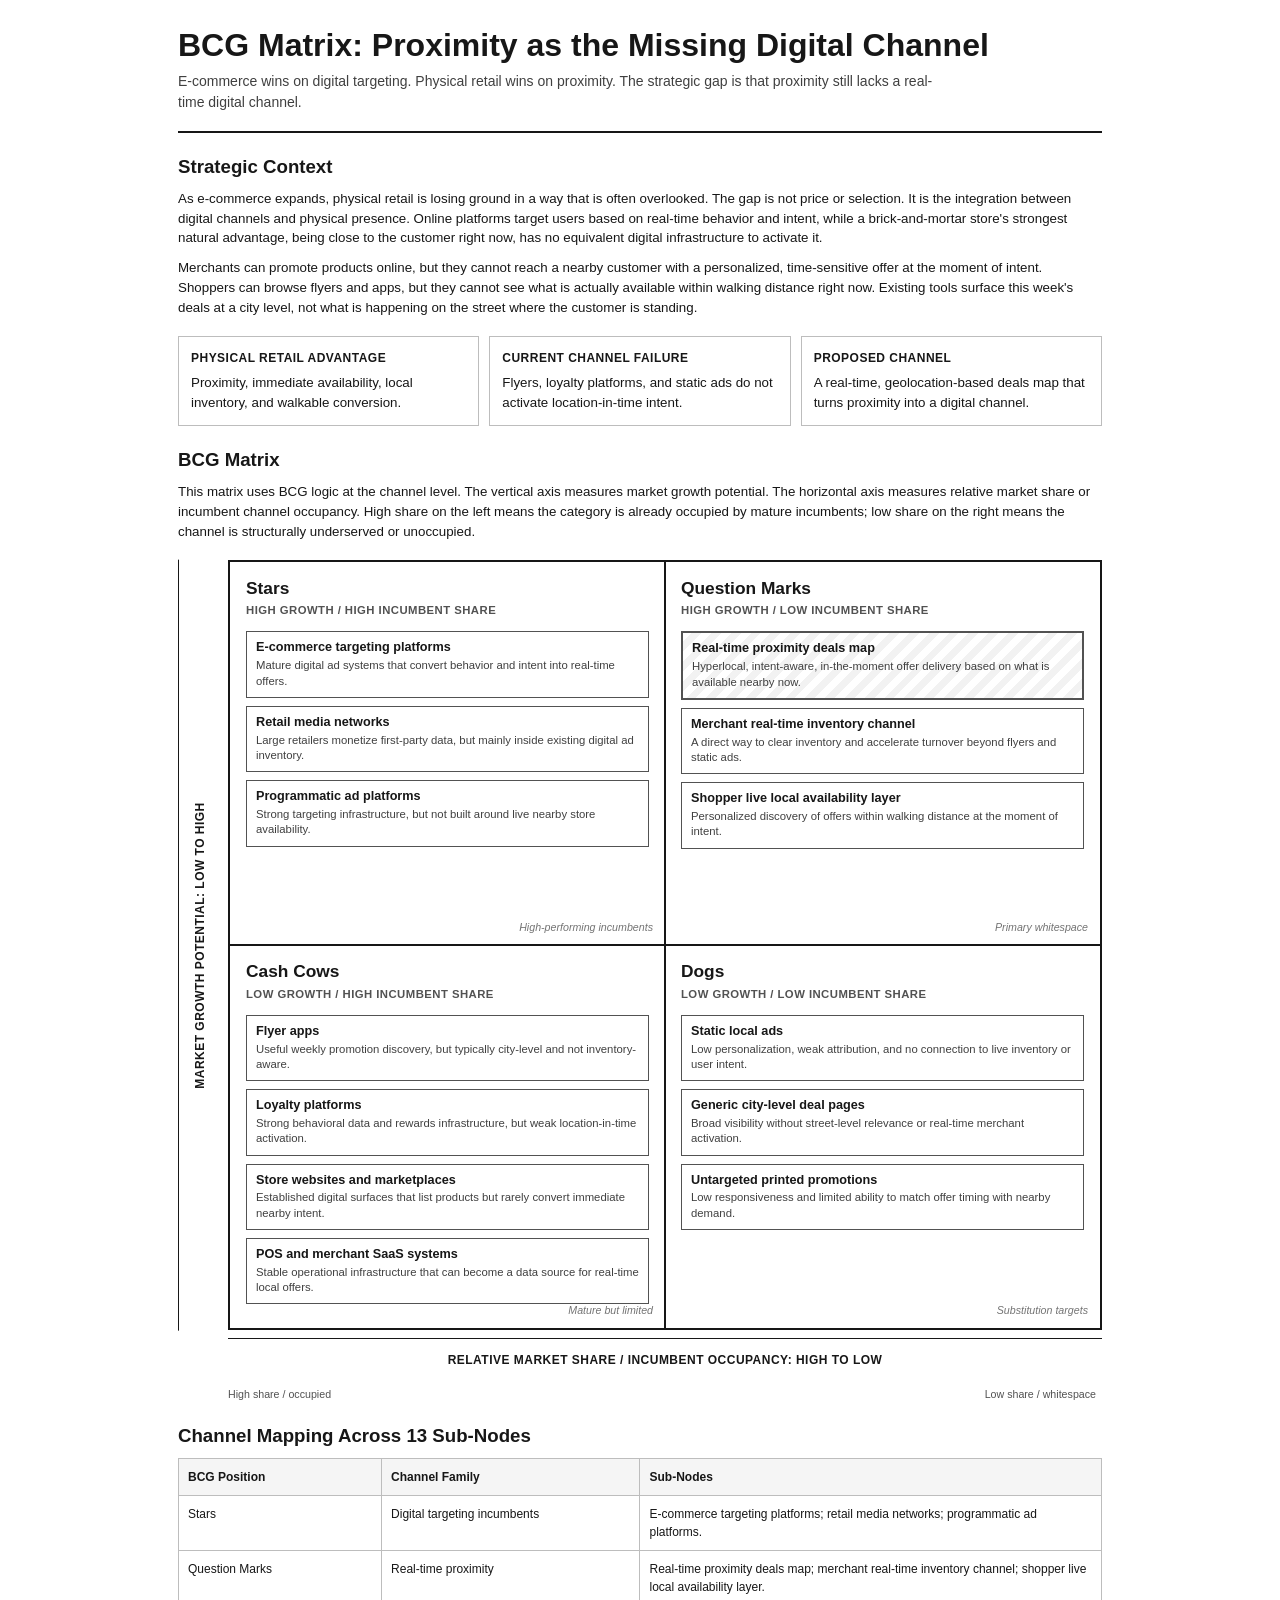
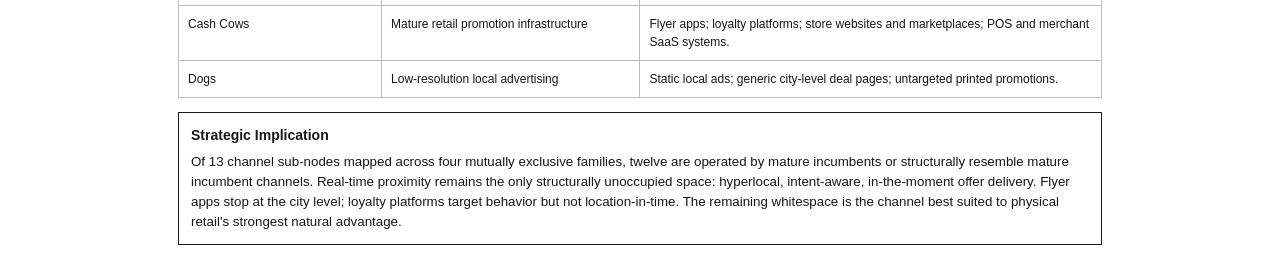
<file: bcg.html>
<!DOCTYPE html>
<html lang="en">
<head>
    <meta charset="UTF-8">
    <meta name="viewport" content="width=device-width, initial-scale=1.0">
    <title>BCG Matrix - Proximity Retail Channel</title>
    <style>
        @page {
            size: A4;
            margin: 16mm 14mm;
            @bottom-left {
                content: "Real-Time Proximity Retail Channel - BCG Matrix";
                font-family: Arial, sans-serif;
                font-size: 8pt;
                color: #666666;
            }
            @bottom-right {
                content: counter(page);
                font-family: Arial, sans-serif;
                font-size: 8pt;
                color: #666666;
            }
        }

        * {
            box-sizing: border-box;
        }

        body {
            margin: 0;
            background: #ffffff;
            color: #171717;
            font-family: Arial, Helvetica, sans-serif;
            font-size: 10pt;
            line-height: 1.5;
        }

        .page {
            max-width: 980px;
            margin: 0 auto;
            padding: 28px;
        }

        header {
            padding-bottom: 18px;
            border-bottom: 2px solid #171717;
            margin-bottom: 18px;
        }

        h1 {
            margin: 0 0 8px;
            font-size: 24pt;
            line-height: 1.1;
            letter-spacing: 0;
        }

        .deck {
            max-width: 780px;
            margin: 0;
            color: #404040;
            font-size: 10.5pt;
        }

        h2 {
            margin: 22px 0 10px;
            font-size: 14pt;
            line-height: 1.25;
        }

        p {
            margin: 0 0 10px;
        }

        .summary {
            display: grid;
            grid-template-columns: repeat(3, 1fr);
            gap: 10px;
            margin: 18px 0 22px;
        }

        .summary-card {
            min-height: 84px;
            padding: 12px;
            border: 1px solid #bdbdbd;
            background: #ffffff;
        }

        .summary-card strong {
            display: block;
            margin-bottom: 6px;
            font-size: 9pt;
            text-transform: uppercase;
            letter-spacing: 0.04em;
        }

        .matrix-shell {
            display: grid;
            grid-template-columns: 42px 1fr;
            grid-template-rows: auto 42px;
            gap: 8px;
            margin: 18px 0 24px;
            page-break-inside: avoid;
        }

        .axis-y {
            grid-column: 1;
            grid-row: 1;
            display: flex;
            align-items: center;
            justify-content: center;
            min-height: 560px;
            border-right: 1px solid #171717;
            writing-mode: vertical-rl;
            transform: rotate(180deg);
            font-size: 9pt;
            font-weight: 700;
            letter-spacing: 0.04em;
            text-transform: uppercase;
        }

        .axis-x {
            grid-column: 2;
            grid-row: 2;
            display: flex;
            align-items: center;
            justify-content: center;
            border-top: 1px solid #171717;
            font-size: 9pt;
            font-weight: 700;
            letter-spacing: 0.04em;
            text-transform: uppercase;
        }

        .matrix {
            grid-column: 2;
            grid-row: 1;
            display: grid;
            grid-template-columns: 1fr 1fr;
            grid-template-rows: 1fr 1fr;
            min-height: 560px;
            border: 2px solid #171717;
            background:
                linear-gradient(to right, transparent calc(50% - 1px), #171717 calc(50% - 1px), #171717 calc(50% + 1px), transparent calc(50% + 1px)),
                linear-gradient(to bottom, transparent calc(50% - 1px), #171717 calc(50% - 1px), #171717 calc(50% + 1px), transparent calc(50% + 1px));
        }

        .quadrant {
            position: relative;
            padding: 16px;
            overflow: hidden;
        }

        .quadrant h3 {
            margin: 0 0 4px;
            font-size: 13pt;
            line-height: 1.2;
        }

        .quadrant .definition {
            margin-bottom: 12px;
            color: #525252;
            font-size: 8.5pt;
            font-weight: 700;
            letter-spacing: 0.04em;
            text-transform: uppercase;
        }

        .node {
            margin: 0 0 8px;
            padding: 8px 9px;
            border: 1px solid #525252;
            background: #ffffff;
        }

        .node strong {
            display: block;
            margin-bottom: 2px;
            font-size: 9.5pt;
            line-height: 1.25;
        }

        .node span {
            display: block;
            color: #404040;
            font-size: 8.5pt;
            line-height: 1.35;
        }

        .whitespace {
            border-width: 2px;
            background:
                repeating-linear-gradient(
                    -45deg,
                    #ffffff,
                    #ffffff 7px,
                    #f2f2f2 7px,
                    #f2f2f2 14px
                );
        }

        .quadrant-note {
            position: absolute;
            right: 12px;
            bottom: 10px;
            color: #737373;
            font-size: 8pt;
            font-style: italic;
        }

        .axis-corner {
            display: grid;
            grid-template-columns: 42px 1fr;
            margin-top: -18px;
            color: #525252;
            font-size: 8pt;
        }

        .axis-corner div:last-child {
            display: flex;
            justify-content: space-between;
            padding: 0 6px 0 8px;
        }

        .table {
            width: 100%;
            border-collapse: collapse;
            margin-top: 10px;
            font-size: 9pt;
        }

        .table th,
        .table td {
            padding: 9px;
            border: 1px solid #bdbdbd;
            text-align: left;
            vertical-align: top;
        }

        .table th {
            background: #f5f5f5;
            font-weight: 700;
        }

        .insight {
            padding: 12px;
            border: 1px solid #171717;
            margin-top: 14px;
            page-break-inside: avoid;
        }

        .insight strong {
            display: block;
            margin-bottom: 6px;
            font-size: 10.5pt;
        }

        @media (max-width: 820px) {
            body {
                overflow-x: auto;
            }

            .page {
                min-width: 760px;
                padding: 20px;
            }
        }
    </style>
</head>
<body>
<main class="page">
    <header>
        <h1>BCG Matrix: Proximity as the Missing Digital Channel</h1>
        <p class="deck">
            E-commerce wins on digital targeting. Physical retail wins on proximity.
            The strategic gap is that proximity still lacks a real-time digital channel.
        </p>
    </header>

    <section>
        <h2>Strategic Context</h2>
        <p>
            As e-commerce expands, physical retail is losing ground in a way that is often overlooked.
            The gap is not price or selection. It is the integration between digital channels and physical presence.
            Online platforms target users based on real-time behavior and intent, while a brick-and-mortar store's
            strongest natural advantage, being close to the customer right now, has no equivalent digital infrastructure
            to activate it.
        </p>
        <p>
            Merchants can promote products online, but they cannot reach a nearby customer with a personalized,
            time-sensitive offer at the moment of intent. Shoppers can browse flyers and apps, but they cannot see what
            is actually available within walking distance right now. Existing tools surface this week's deals at a city
            level, not what is happening on the street where the customer is standing.
        </p>
    </section>

    <section class="summary" aria-label="Core strategic summary">
        <div class="summary-card">
            <strong>Physical Retail Advantage</strong>
            Proximity, immediate availability, local inventory, and walkable conversion.
        </div>
        <div class="summary-card">
            <strong>Current Channel Failure</strong>
            Flyers, loyalty platforms, and static ads do not activate location-in-time intent.
        </div>
        <div class="summary-card">
            <strong>Proposed Channel</strong>
            A real-time, geolocation-based deals map that turns proximity into a digital channel.
        </div>
    </section>

    <section>
        <h2>BCG Matrix</h2>
        <p>
            This matrix uses BCG logic at the channel level. The vertical axis measures market growth potential.
            The horizontal axis measures relative market share or incumbent channel occupancy. High share on the left
            means the category is already occupied by mature incumbents; low share on the right means the channel is
            structurally underserved or unoccupied.
        </p>

        <div class="matrix-shell">
            <div class="axis-y">Market Growth Potential: Low to High</div>
            <div class="matrix">
                <div class="quadrant">
                    <h3>Stars</h3>
                    <div class="definition">High growth / High incumbent share</div>
                    <div class="node">
                        <strong>E-commerce targeting platforms</strong>
                        <span>Mature digital ad systems that convert behavior and intent into real-time offers.</span>
                    </div>
                    <div class="node">
                        <strong>Retail media networks</strong>
                        <span>Large retailers monetize first-party data, but mainly inside existing digital ad inventory.</span>
                    </div>
                    <div class="node">
                        <strong>Programmatic ad platforms</strong>
                        <span>Strong targeting infrastructure, but not built around live nearby store availability.</span>
                    </div>
                    <div class="quadrant-note">High-performing incumbents</div>
                </div>

                <div class="quadrant">
                    <h3>Question Marks</h3>
                    <div class="definition">High growth / Low incumbent share</div>
                    <div class="node whitespace">
                        <strong>Real-time proximity deals map</strong>
                        <span>Hyperlocal, intent-aware, in-the-moment offer delivery based on what is available nearby now.</span>
                    </div>
                    <div class="node">
                        <strong>Merchant real-time inventory channel</strong>
                        <span>A direct way to clear inventory and accelerate turnover beyond flyers and static ads.</span>
                    </div>
                    <div class="node">
                        <strong>Shopper live local availability layer</strong>
                        <span>Personalized discovery of offers within walking distance at the moment of intent.</span>
                    </div>
                    <div class="quadrant-note">Primary whitespace</div>
                </div>

                <div class="quadrant">
                    <h3>Cash Cows</h3>
                    <div class="definition">Low growth / High incumbent share</div>
                    <div class="node">
                        <strong>Flyer apps</strong>
                        <span>Useful weekly promotion discovery, but typically city-level and not inventory-aware.</span>
                    </div>
                    <div class="node">
                        <strong>Loyalty platforms</strong>
                        <span>Strong behavioral data and rewards infrastructure, but weak location-in-time activation.</span>
                    </div>
                    <div class="node">
                        <strong>Store websites and marketplaces</strong>
                        <span>Established digital surfaces that list products but rarely convert immediate nearby intent.</span>
                    </div>
                    <div class="node">
                        <strong>POS and merchant SaaS systems</strong>
                        <span>Stable operational infrastructure that can become a data source for real-time local offers.</span>
                    </div>
                    <div class="quadrant-note">Mature but limited</div>
                </div>

                <div class="quadrant">
                    <h3>Dogs</h3>
                    <div class="definition">Low growth / Low incumbent share</div>
                    <div class="node">
                        <strong>Static local ads</strong>
                        <span>Low personalization, weak attribution, and no connection to live inventory or user intent.</span>
                    </div>
                    <div class="node">
                        <strong>Generic city-level deal pages</strong>
                        <span>Broad visibility without street-level relevance or real-time merchant activation.</span>
                    </div>
                    <div class="node">
                        <strong>Untargeted printed promotions</strong>
                        <span>Low responsiveness and limited ability to match offer timing with nearby demand.</span>
                    </div>
                    <div class="quadrant-note">Substitution targets</div>
                </div>
            </div>
            <div class="axis-x">Relative Market Share / Incumbent Occupancy: High to Low</div>
        </div>
        <div class="axis-corner">
            <div></div>
            <div>
                <span>High share / occupied</span>
                <span>Low share / whitespace</span>
            </div>
        </div>
    </section>

    <section>
        <h2>Channel Mapping Across 13 Sub-Nodes</h2>
        <table class="table">
            <thead>
                <tr>
                    <th style="width: 22%;">BCG Position</th>
                    <th style="width: 28%;">Channel Family</th>
                    <th>Sub-Nodes</th>
                </tr>
            </thead>
            <tbody>
                <tr>
                    <td>Stars</td>
                    <td>Digital targeting incumbents</td>
                    <td>E-commerce targeting platforms; retail media networks; programmatic ad platforms.</td>
                </tr>
                <tr>
                    <td>Question Marks</td>
                    <td>Real-time proximity</td>
                    <td>Real-time proximity deals map; merchant real-time inventory channel; shopper live local availability layer.</td>
                </tr>
                <tr>
                    <td>Cash Cows</td>
                    <td>Mature retail promotion infrastructure</td>
                    <td>Flyer apps; loyalty platforms; store websites and marketplaces; POS and merchant SaaS systems.</td>
                </tr>
                <tr>
                    <td>Dogs</td>
                    <td>Low-resolution local advertising</td>
                    <td>Static local ads; generic city-level deal pages; untargeted printed promotions.</td>
                </tr>
            </tbody>
        </table>
    </section>

    <section class="insight">
        <strong>Strategic Implication</strong>
        Of 13 channel sub-nodes mapped across four mutually exclusive families, twelve are operated by mature
        incumbents or structurally resemble mature incumbent channels. Real-time proximity remains the only
        structurally unoccupied space: hyperlocal, intent-aware, in-the-moment offer delivery. Flyer apps stop at the
        city level; loyalty platforms target behavior but not location-in-time. The remaining whitespace is the channel
        best suited to physical retail's strongest natural advantage.
    </section>
</main>
</body>
</html>
</file>
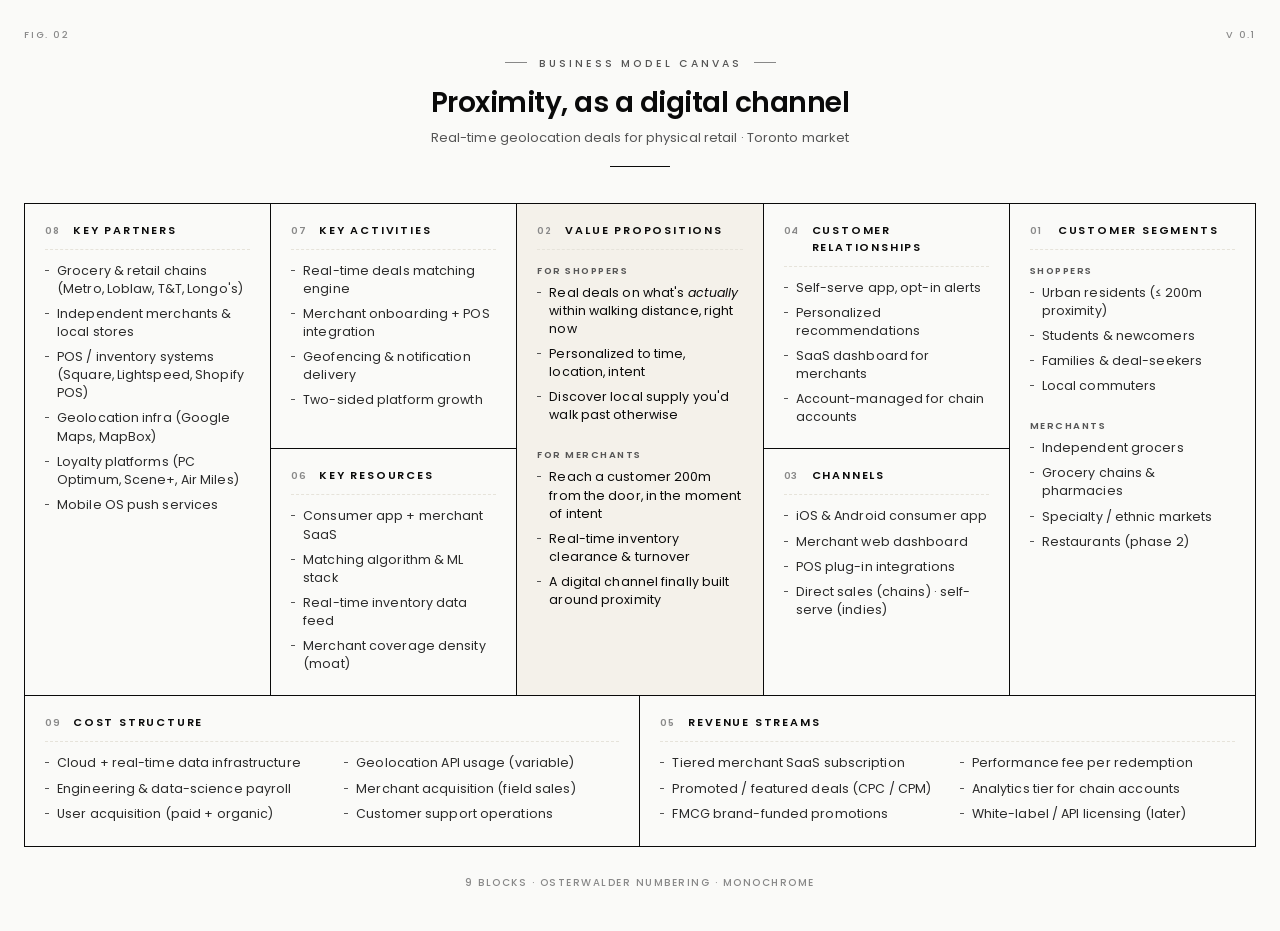
<file: bmc.html>
<!DOCTYPE html>
<html lang="en">
<head>
<meta charset="UTF-8">
<meta name="viewport" content="width=device-width, initial-scale=1.0">
<title>Business Model Canvas — Proximity Deals</title>
<link rel="preconnect" href="https://fonts.googleapis.com">
<link rel="preconnect" href="https://fonts.gstatic.com" crossorigin>
<link href="https://fonts.googleapis.com/css2?family=Poppins:wght@300;400;500;600;700&display=swap" rel="stylesheet">
<style>
  * { margin: 0; padding: 0; box-sizing: border-box; }
  :root {
    --paper: #fafaf8;
    --paper-2: #f4f1ea;
    --ink: #0a0a0a;
    --ink-2: #2a2a2a;
    --ink-3: #555555;
    --ink-4: #888888;
    --ink-5: #b8b6ae;
    --rule: #e6e3da;
    --rule-2: #efece5;
  }
  html, body {
    width: 100%;
    min-height: 100vh;
    background: var(--paper);
    font-family: 'Poppins', system-ui, sans-serif;
    color: var(--ink);
    -webkit-font-smoothing: antialiased;
    -moz-osx-font-smoothing: grayscale;
  }
  body {
    display: flex;
    flex-direction: column;
    align-items: center;
    justify-content: flex-start;
    padding: 56px 24px 40px;
  }
  .frame {
    width: 100%;
    max-width: 1400px;
    display: flex;
    flex-direction: column;
    align-items: center;
  }
  header {
    text-align: center;
    width: 100%;
    position: relative;
    margin-bottom: 36px;
  }
  .corner {
    position: absolute;
    top: -28px;
    font-size: 9.5px;
    letter-spacing: 1.8px;
    color: var(--ink-4);
    font-weight: 500;
    text-transform: uppercase;
    font-variant-numeric: tabular-nums;
  }
  .corner.l { left: 0; }
  .corner.r { right: 0; }
  .eyebrow {
    font-size: 10.5px;
    font-weight: 500;
    letter-spacing: 3px;
    color: var(--ink-3);
    text-transform: uppercase;
    margin-bottom: 14px;
  }
  .eyebrow::before, .eyebrow::after {
    content: "";
    display: inline-block;
    width: 22px;
    height: 1px;
    background: var(--ink-4);
    vertical-align: 4px;
    margin: 0 12px;
  }
  h1 {
    font-size: 28px;
    font-weight: 600;
    letter-spacing: -0.5px;
    color: var(--ink);
    line-height: 1.2;
  }
  .subtitle {
    font-size: 13px;
    color: var(--ink-3);
    font-weight: 400;
    margin-top: 8px;
    letter-spacing: 0.1px;
  }
  .rule {
    width: 60px;
    height: 1px;
    background: var(--ink);
    margin: 18px auto 0;
  }

  .bmc {
    display: grid;
    grid-template-columns: repeat(10, 1fr);
    grid-template-rows: minmax(200px, auto) minmax(200px, auto) minmax(150px, auto);
    gap: 1px;
    background: var(--ink);
    border: 1px solid var(--ink);
    width: 100%;
  }
  .cell {
    background: var(--paper);
    padding: 18px 20px 22px;
    display: flex;
    flex-direction: column;
    gap: 12px;
    position: relative;
  }
  .cell-kp   { grid-column: 1 / 3;  grid-row: 1 / 3; }
  .cell-ka   { grid-column: 3 / 5;  grid-row: 1 / 2; }
  .cell-kr   { grid-column: 3 / 5;  grid-row: 2 / 3; }
  .cell-vp   { grid-column: 5 / 7;  grid-row: 1 / 3; background: var(--paper-2); }
  .cell-cr   { grid-column: 7 / 9;  grid-row: 1 / 2; }
  .cell-ch   { grid-column: 7 / 9;  grid-row: 2 / 3; }
  .cell-cs   { grid-column: 9 / 11; grid-row: 1 / 3; }
  .cell-cost { grid-column: 1 / 6;  grid-row: 3 / 4; }
  .cell-rev  { grid-column: 6 / 11; grid-row: 3 / 4; }

  .cell-head {
    display: flex;
    align-items: baseline;
    gap: 10px;
    padding-bottom: 10px;
    border-bottom: 0.5px dashed var(--rule);
  }
  .num {
    font-size: 9.5px;
    font-weight: 600;
    color: var(--ink-4);
    font-variant-numeric: tabular-nums;
    letter-spacing: 0.5px;
    width: 18px;
    flex-shrink: 0;
  }
  .title {
    font-size: 11px;
    font-weight: 600;
    color: var(--ink);
    text-transform: uppercase;
    letter-spacing: 1.8px;
  }
  .group-label {
    font-size: 9.5px;
    font-weight: 600;
    color: var(--ink-3);
    text-transform: uppercase;
    letter-spacing: 1.5px;
    margin-bottom: 6px;
    margin-top: 2px;
  }
  .group + .group { margin-top: 10px; }

  ul {
    list-style: none;
    display: flex;
    flex-direction: column;
    gap: 7px;
  }
  li {
    font-size: 12.5px;
    line-height: 1.45;
    color: var(--ink-2);
    font-weight: 400;
    padding-left: 12px;
    position: relative;
    letter-spacing: 0.1px;
  }
  li::before {
    content: "";
    position: absolute;
    left: 0;
    top: 8px;
    width: 4px;
    height: 1px;
    background: var(--ink-3);
  }
  .cell-vp li { font-size: 12.5px; color: var(--ink); }

  .cell-cost ul, .cell-rev ul {
    display: grid;
    grid-template-columns: 1fr 1fr;
    gap: 7px 24px;
  }

  footer {
    margin-top: 28px;
    font-size: 10px;
    color: var(--ink-4);
    letter-spacing: 1.5px;
    text-transform: uppercase;
    font-weight: 500;
    text-align: center;
  }

  @media (max-width: 1000px) {
    .bmc {
      grid-template-columns: 1fr 1fr;
      grid-template-rows: none;
      grid-auto-rows: minmax(160px, auto);
    }
    .cell-kp, .cell-ka, .cell-kr, .cell-vp, .cell-cr, .cell-ch, .cell-cs, .cell-cost, .cell-rev {
      grid-column: auto;
      grid-row: auto;
    }
    .cell-vp { grid-column: 1 / 3; }
    .cell-cost, .cell-rev { grid-column: 1 / 3; }
    .cell-cost ul, .cell-rev ul { grid-template-columns: 1fr; }
  }
  @media (max-width: 600px) {
    .bmc { grid-template-columns: 1fr; }
    .cell-vp, .cell-cost, .cell-rev { grid-column: auto; }
    body { padding: 32px 14px; }
    h1 { font-size: 22px; }
    .corner { display: none; }
  }
</style>
</head>
<body>
  <div class="frame">
    <header>
      <div class="corner l">Fig. 02</div>
      <div class="corner r">v 0.1</div>
      <div class="eyebrow">Business Model Canvas</div>
      <h1>Proximity, as a digital channel</h1>
      <div class="subtitle">Real-time geolocation deals for physical retail · Toronto market</div>
      <div class="rule"></div>
    </header>

    <div class="bmc">

      <div class="cell cell-kp">
        <div class="cell-head"><span class="num">08</span><span class="title">Key Partners</span></div>
        <ul>
          <li>Grocery & retail chains (Metro, Loblaw, T&T, Longo's)</li>
          <li>Independent merchants & local stores</li>
          <li>POS / inventory systems (Square, Lightspeed, Shopify POS)</li>
          <li>Geolocation infra (Google Maps, MapBox)</li>
          <li>Loyalty platforms (PC Optimum, Scene+, Air Miles)</li>
          <li>Mobile OS push services</li>
        </ul>
      </div>

      <div class="cell cell-ka">
        <div class="cell-head"><span class="num">07</span><span class="title">Key Activities</span></div>
        <ul>
          <li>Real-time deals matching engine</li>
          <li>Merchant onboarding + POS integration</li>
          <li>Geofencing & notification delivery</li>
          <li>Two-sided platform growth</li>
        </ul>
      </div>

      <div class="cell cell-kr">
        <div class="cell-head"><span class="num">06</span><span class="title">Key Resources</span></div>
        <ul>
          <li>Consumer app + merchant SaaS</li>
          <li>Matching algorithm & ML stack</li>
          <li>Real-time inventory data feed</li>
          <li>Merchant coverage density (moat)</li>
        </ul>
      </div>

      <div class="cell cell-vp">
        <div class="cell-head"><span class="num">02</span><span class="title">Value Propositions</span></div>
        <div class="group">
          <div class="group-label">For Shoppers</div>
          <ul>
            <li>Real deals on what's <em>actually</em> within walking distance, right now</li>
            <li>Personalized to time, location, intent</li>
            <li>Discover local supply you'd walk past otherwise</li>
          </ul>
        </div>
        <div class="group">
          <div class="group-label">For Merchants</div>
          <ul>
            <li>Reach a customer 200m from the door, in the moment of intent</li>
            <li>Real-time inventory clearance & turnover</li>
            <li>A digital channel finally built around proximity</li>
          </ul>
        </div>
      </div>

      <div class="cell cell-cr">
        <div class="cell-head"><span class="num">04</span><span class="title">Customer Relationships</span></div>
        <ul>
          <li>Self-serve app, opt-in alerts</li>
          <li>Personalized recommendations</li>
          <li>SaaS dashboard for merchants</li>
          <li>Account-managed for chain accounts</li>
        </ul>
      </div>

      <div class="cell cell-ch">
        <div class="cell-head"><span class="num">03</span><span class="title">Channels</span></div>
        <ul>
          <li>iOS & Android consumer app</li>
          <li>Merchant web dashboard</li>
          <li>POS plug-in integrations</li>
          <li>Direct sales (chains) · self-serve (indies)</li>
        </ul>
      </div>

      <div class="cell cell-cs">
        <div class="cell-head"><span class="num">01</span><span class="title">Customer Segments</span></div>
        <div class="group">
          <div class="group-label">Shoppers</div>
          <ul>
            <li>Urban residents (≤ 200m proximity)</li>
            <li>Students & newcomers</li>
            <li>Families & deal-seekers</li>
            <li>Local commuters</li>
          </ul>
        </div>
        <div class="group">
          <div class="group-label">Merchants</div>
          <ul>
            <li>Independent grocers</li>
            <li>Grocery chains & pharmacies</li>
            <li>Specialty / ethnic markets</li>
            <li>Restaurants (phase 2)</li>
          </ul>
        </div>
      </div>

      <div class="cell cell-cost">
        <div class="cell-head"><span class="num">09</span><span class="title">Cost Structure</span></div>
        <ul>
          <li>Cloud + real-time data infrastructure</li>
          <li>Geolocation API usage (variable)</li>
          <li>Engineering & data-science payroll</li>
          <li>Merchant acquisition (field sales)</li>
          <li>User acquisition (paid + organic)</li>
          <li>Customer support operations</li>
        </ul>
      </div>

      <div class="cell cell-rev">
        <div class="cell-head"><span class="num">05</span><span class="title">Revenue Streams</span></div>
        <ul>
          <li>Tiered merchant SaaS subscription</li>
          <li>Performance fee per redemption</li>
          <li>Promoted / featured deals (CPC / CPM)</li>
          <li>Analytics tier for chain accounts</li>
          <li>FMCG brand-funded promotions</li>
          <li>White-label / API licensing (later)</li>
        </ul>
      </div>

    </div>

    <footer>9 blocks · Osterwalder numbering · monochrome</footer>
  </div>
</body>
</html>
</file>
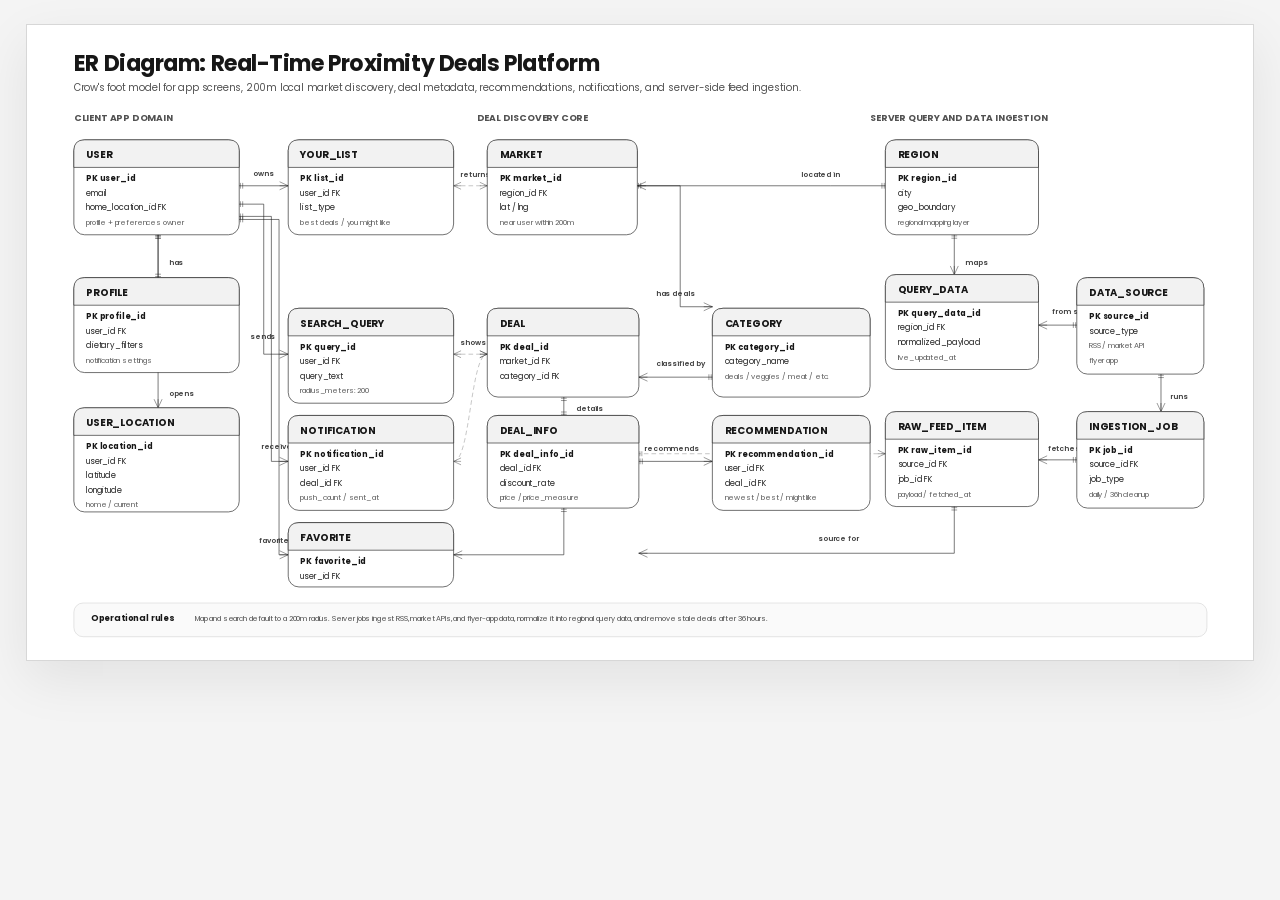
<file: erdiagram.html>
<!DOCTYPE html>
<html lang="en">
<head>
    <meta charset="UTF-8">
    <meta name="viewport" content="width=device-width, initial-scale=1.0">
    <title>ER Diagram - Proximity Deals Platform</title>
    <link rel="preconnect" href="https://fonts.googleapis.com">
    <link rel="preconnect" href="https://fonts.gstatic.com" crossorigin>
    <link href="https://fonts.googleapis.com/css2?family=Poppins:wght@400;500;600;700&display=swap" rel="stylesheet">
    <style>
        * {
            box-sizing: border-box;
        }

        html,
        body {
            width: 100%;
            min-height: 100%;
            margin: 0;
            background: #f4f4f4;
            color: #171717;
            font-family: "Poppins", Arial, sans-serif;
            letter-spacing: -0.02em;
        }

        body {
            display: grid;
            place-items: center;
            padding: 24px;
        }

        .slide {
            width: min(96vw, 1440px);
            aspect-ratio: 16 / 8.3;
            background: #ffffff;
            border: 1px solid #d7d7d7;
            box-shadow: 0 18px 50px rgba(0, 0, 0, 0.08);
            overflow: hidden;
        }

        svg {
            display: block;
            width: 100%;
            height: 100%;
        }

        text {
            font-family: "Poppins", Arial, sans-serif;
            letter-spacing: -0.02em;
        }

        .page-title {
            fill: #171717;
            font-size: 29px;
            font-weight: 700;
        }

        .page-subtitle {
            fill: #525252;
            font-size: 13px;
            font-weight: 400;
        }

        .section {
            fill: #525252;
            font-size: 12px;
            font-weight: 700;
            text-transform: uppercase;
        }

        .entity-card {
            fill: #ffffff;
            stroke: #171717;
            stroke-width: 0.8;
        }

        .entity-head {
            fill: #f2f2f2;
            stroke: #171717;
            stroke-width: 0.8;
        }

        .entity-title {
            fill: #171717;
            font-size: 13px;
            font-weight: 700;
        }

        .field {
            fill: #262626;
            font-size: 10.5px;
            font-weight: 400;
        }

        .field-key {
            fill: #171717;
            font-size: 10.5px;
            font-weight: 700;
        }

        .field-muted {
            fill: #606060;
            font-size: 9.8px;
            font-weight: 400;
        }

        .relationship {
            fill: none;
            stroke: #171717;
            stroke-width: 0.75;
            stroke-linecap: round;
            stroke-linejoin: round;
        }

        .relationship-light {
            fill: none;
            stroke: #8c8c8c;
            stroke-width: 0.65;
            stroke-linecap: round;
            stroke-linejoin: round;
            stroke-dasharray: 5 5;
        }

        .rel-label {
            fill: #404040;
            font-size: 9.5px;
            font-weight: 600;
        }

        .note-box {
            fill: #fafafa;
            stroke: #cfcfcf;
            stroke-width: 0.7;
        }

        .note-title {
            fill: #171717;
            font-size: 11px;
            font-weight: 700;
        }

        .note-text {
            fill: #525252;
            font-size: 9.5px;
            font-weight: 400;
        }
    </style>
</head>
<body>
<main class="slide">
    <svg viewBox="0 0 1600 830" role="img" aria-label="Clean crow's foot ER diagram for real-time proximity deals platform">
        <defs>
            <marker id="one-end" markerWidth="12" markerHeight="12" refX="10" refY="6" orient="auto" markerUnits="strokeWidth">
                <path d="M 4 1 L 4 11 M 8 1 L 8 11" fill="none" stroke="#171717" stroke-width="0.75"></path>
            </marker>
            <marker id="one-start" markerWidth="12" markerHeight="12" refX="2" refY="6" orient="auto" markerUnits="strokeWidth">
                <path d="M 8 1 L 8 11 M 4 1 L 4 11" fill="none" stroke="#171717" stroke-width="0.75"></path>
            </marker>
            <marker id="many-end" markerWidth="18" markerHeight="18" refX="17" refY="9" orient="auto" markerUnits="strokeWidth">
                <path d="M 17 9 L 2 2 M 17 9 L 2 9 M 17 9 L 2 16" fill="none" stroke="#171717" stroke-width="0.75"></path>
            </marker>
            <marker id="many-start" markerWidth="18" markerHeight="18" refX="1" refY="9" orient="auto" markerUnits="strokeWidth">
                <path d="M 1 9 L 16 2 M 1 9 L 16 9 M 1 9 L 16 16" fill="none" stroke="#171717" stroke-width="0.75"></path>
            </marker>
        </defs>

        <text class="page-title" x="60" y="60">ER Diagram: Real-Time Proximity Deals Platform</text>
        <text class="page-subtitle" x="60" y="86">Crow's foot model for app screens, 200m local market discovery, deal metadata, recommendations, notifications, and server-side feed ingestion.</text>

        <text class="section" x="60" y="126">Client App Domain</text>
        <text class="section" x="586" y="126">Deal Discovery Core</text>
        <text class="section" x="1100" y="126">Server Query and Data Ingestion</text>

        <path class="relationship" d="M 276 210 H 340" marker-start="url(#one-start)" marker-end="url(#many-end)"></path>
        <path class="relationship" d="M 170 274 V 330" marker-start="url(#one-start)" marker-end="url(#one-end)"></path>
        <path class="relationship" d="M 276 234 H 308 V 430 H 340" marker-start="url(#one-start)" marker-end="url(#many-end)"></path>
        <path class="relationship" d="M 170 274 V 500" marker-start="url(#one-start)" marker-end="url(#many-end)"></path>
        <path class="relationship" d="M 276 250 H 318 V 570 H 340" marker-start="url(#one-start)" marker-end="url(#many-end)"></path>
        <path class="relationship" d="M 276 254 H 328 V 692 H 340" marker-start="url(#one-start)" marker-end="url(#many-end)"></path>
        <path class="relationship-light" d="M 556 210 H 600" marker-start="url(#many-start)" marker-end="url(#many-end)"></path>
        <path class="relationship-light" d="M 556 430 H 600" marker-start="url(#many-start)" marker-end="url(#many-end)"></path>
        <path class="relationship-light" d="M 556 570 C 578 570 578 430 600 430" marker-start="url(#many-start)" marker-end="url(#many-end)"></path>

        <path class="relationship" d="M 796 210 H 852 V 368 H 894" marker-start="url(#one-start)" marker-end="url(#many-end)"></path>
        <path class="relationship" d="M 894 460 H 798" marker-start="url(#one-start)" marker-end="url(#many-end)"></path>
        <path class="relationship" d="M 700 486 V 510" marker-start="url(#one-start)" marker-end="url(#one-end)"></path>
        <path class="relationship" d="M 700 631 V 692 H 556" marker-start="url(#one-start)" marker-end="url(#many-end)"></path>
        <path class="relationship" d="M 798 570 H 894" marker-start="url(#one-start)" marker-end="url(#many-end)"></path>

        <path class="relationship" d="M 1120 210 H 1048 V 210 H 796" marker-start="url(#one-start)" marker-end="url(#many-end)"></path>
        <path class="relationship" d="M 1210 274 V 326" marker-start="url(#one-start)" marker-end="url(#many-end)"></path>
        <path class="relationship" d="M 1320 392 H 1370" marker-start="url(#many-start)" marker-end="url(#one-end)"></path>
        <path class="relationship" d="M 1480 456 V 505" marker-start="url(#one-start)" marker-end="url(#many-end)"></path>
        <path class="relationship" d="M 1370 568 H 1320" marker-start="url(#one-start)" marker-end="url(#many-end)"></path>
        <path class="relationship" d="M 1210 629 V 690 H 798" marker-start="url(#one-start)" marker-end="url(#many-end)"></path>
        <path class="relationship-light" d="M 1120 560 H 798" marker-start="url(#many-start)" marker-end="url(#one-end)"></path>

        <text class="rel-label" x="294" y="197">owns</text>
        <text class="rel-label" x="184" y="314">has</text>
        <text class="rel-label" x="290" y="410">sends</text>
        <text class="rel-label" x="184" y="484">opens</text>
        <text class="rel-label" x="304" y="554">receives</text>
        <text class="rel-label" x="302" y="676">favorites</text>
        <text class="rel-label" x="565" y="198">returns</text>
        <text class="rel-label" x="565" y="418">shows</text>
        <text class="rel-label" x="820" y="354">has deals</text>
        <text class="rel-label" x="820" y="445">classified by</text>
        <text class="rel-label" x="716" y="504">details</text>
        <text class="rel-label" x="805" y="556">recommends</text>
        <text class="rel-label" x="1010" y="198">located in</text>
        <text class="rel-label" x="1224" y="314">maps</text>
        <text class="rel-label" x="1338" y="378">from source</text>
        <text class="rel-label" x="1492" y="488">runs</text>
        <text class="rel-label" x="1332" y="556">fetches</text>
        <text class="rel-label" x="1032" y="674">source for</text>

        <g transform="translate(60 150)">
            <rect class="entity-card" width="216" height="124" rx="14"></rect>
            <path class="entity-head" d="M 14 0 H 202 Q 216 0 216 14 V 36 H 0 V 14 Q 0 0 14 0 Z"></path>
            <text class="entity-title" x="16" y="24">USER</text>
            <text class="field-key" x="16" y="54">PK user_id</text>
            <text class="field" x="16" y="73">email</text>
            <text class="field" x="16" y="92">home_location_id FK</text>
            <text class="field-muted" x="16" y="111">profile + preferences owner</text>
        </g>

        <g transform="translate(60 330)">
            <rect class="entity-card" width="216" height="124" rx="14"></rect>
            <path class="entity-head" d="M 14 0 H 202 Q 216 0 216 14 V 36 H 0 V 14 Q 0 0 14 0 Z"></path>
            <text class="entity-title" x="16" y="24">PROFILE</text>
            <text class="field-key" x="16" y="54">PK profile_id</text>
            <text class="field" x="16" y="73">user_id FK</text>
            <text class="field" x="16" y="92">dietary_filters</text>
            <text class="field-muted" x="16" y="111">notification settings</text>
        </g>

        <g transform="translate(60 500)">
            <rect class="entity-card" width="216" height="136" rx="14"></rect>
            <path class="entity-head" d="M 14 0 H 202 Q 216 0 216 14 V 36 H 0 V 14 Q 0 0 14 0 Z"></path>
            <text class="entity-title" x="16" y="24">USER_LOCATION</text>
            <text class="field-key" x="16" y="54">PK location_id</text>
            <text class="field" x="16" y="73">user_id FK</text>
            <text class="field" x="16" y="92">latitude</text>
            <text class="field" x="16" y="111">longitude</text>
            <text class="field-muted" x="16" y="130">home / current</text>
        </g>

        <g transform="translate(340 150)">
            <rect class="entity-card" width="216" height="124" rx="14"></rect>
            <path class="entity-head" d="M 14 0 H 202 Q 216 0 216 14 V 36 H 0 V 14 Q 0 0 14 0 Z"></path>
            <text class="entity-title" x="16" y="24">YOUR_LIST</text>
            <text class="field-key" x="16" y="54">PK list_id</text>
            <text class="field" x="16" y="73">user_id FK</text>
            <text class="field" x="16" y="92">list_type</text>
            <text class="field-muted" x="16" y="111">best deals / you might like</text>
        </g>

        <g transform="translate(340 370)">
            <rect class="entity-card" width="216" height="124" rx="14"></rect>
            <path class="entity-head" d="M 14 0 H 202 Q 216 0 216 14 V 36 H 0 V 14 Q 0 0 14 0 Z"></path>
            <text class="entity-title" x="16" y="24">SEARCH_QUERY</text>
            <text class="field-key" x="16" y="54">PK query_id</text>
            <text class="field" x="16" y="73">user_id FK</text>
            <text class="field" x="16" y="92">query_text</text>
            <text class="field-muted" x="16" y="111">radius_meters: 200</text>
        </g>

        <g transform="translate(340 510)">
            <rect class="entity-card" width="216" height="124" rx="14"></rect>
            <path class="entity-head" d="M 14 0 H 202 Q 216 0 216 14 V 36 H 0 V 14 Q 0 0 14 0 Z"></path>
            <text class="entity-title" x="16" y="24">NOTIFICATION</text>
            <text class="field-key" x="16" y="54">PK notification_id</text>
            <text class="field" x="16" y="73">user_id FK</text>
            <text class="field" x="16" y="92">deal_id FK</text>
            <text class="field-muted" x="16" y="111">push_count / sent_at</text>
        </g>

        <g transform="translate(340 650)">
            <rect class="entity-card" width="216" height="84" rx="14"></rect>
            <path class="entity-head" d="M 14 0 H 202 Q 216 0 216 14 V 36 H 0 V 14 Q 0 0 14 0 Z"></path>
            <text class="entity-title" x="16" y="24">FAVORITE</text>
            <text class="field-key" x="16" y="54">PK favorite_id</text>
            <text class="field" x="16" y="73">user_id FK</text>
        </g>

        <g transform="translate(600 150)">
            <rect class="entity-card" width="196" height="124" rx="14"></rect>
            <path class="entity-head" d="M 14 0 H 182 Q 196 0 196 14 V 36 H 0 V 14 Q 0 0 14 0 Z"></path>
            <text class="entity-title" x="16" y="24">MARKET</text>
            <text class="field-key" x="16" y="54">PK market_id</text>
            <text class="field" x="16" y="73">region_id FK</text>
            <text class="field" x="16" y="92">lat / lng</text>
            <text class="field-muted" x="16" y="111">near user within 200m</text>
        </g>

        <g transform="translate(600 370)">
            <rect class="entity-card" width="198" height="116" rx="14"></rect>
            <path class="entity-head" d="M 14 0 H 184 Q 198 0 198 14 V 36 H 0 V 14 Q 0 0 14 0 Z"></path>
            <text class="entity-title" x="16" y="24">DEAL</text>
            <text class="field-key" x="16" y="54">PK deal_id</text>
            <text class="field" x="16" y="73">market_id FK</text>
            <text class="field" x="16" y="92">category_id FK</text>
        </g>

        <g transform="translate(600 510)">
            <rect class="entity-card" width="198" height="121" rx="14"></rect>
            <path class="entity-head" d="M 14 0 H 184 Q 198 0 198 14 V 36 H 0 V 14 Q 0 0 14 0 Z"></path>
            <text class="entity-title" x="16" y="24">DEAL_INFO</text>
            <text class="field-key" x="16" y="54">PK deal_info_id</text>
            <text class="field" x="16" y="73">deal_id FK</text>
            <text class="field" x="16" y="92">discount_rate</text>
            <text class="field-muted" x="16" y="111">price / price_measure</text>
        </g>

        <g transform="translate(894 370)">
            <rect class="entity-card" width="206" height="116" rx="14"></rect>
            <path class="entity-head" d="M 14 0 H 192 Q 206 0 206 14 V 36 H 0 V 14 Q 0 0 14 0 Z"></path>
            <text class="entity-title" x="16" y="24">CATEGORY</text>
            <text class="field-key" x="16" y="54">PK category_id</text>
            <text class="field" x="16" y="73">category_name</text>
            <text class="field-muted" x="16" y="92">deals / veggies / meat / etc.</text>
        </g>

        <g transform="translate(894 510)">
            <rect class="entity-card" width="206" height="124" rx="14"></rect>
            <path class="entity-head" d="M 14 0 H 192 Q 206 0 206 14 V 36 H 0 V 14 Q 0 0 14 0 Z"></path>
            <text class="entity-title" x="16" y="24">RECOMMENDATION</text>
            <text class="field-key" x="16" y="54">PK recommendation_id</text>
            <text class="field" x="16" y="73">user_id FK</text>
            <text class="field" x="16" y="92">deal_id FK</text>
            <text class="field-muted" x="16" y="111">newest / best / might like</text>
        </g>

        <g transform="translate(1120 150)">
            <rect class="entity-card" width="200" height="124" rx="14"></rect>
            <path class="entity-head" d="M 14 0 H 186 Q 200 0 200 14 V 36 H 0 V 14 Q 0 0 14 0 Z"></path>
            <text class="entity-title" x="16" y="24">REGION</text>
            <text class="field-key" x="16" y="54">PK region_id</text>
            <text class="field" x="16" y="73">city</text>
            <text class="field" x="16" y="92">geo_boundary</text>
            <text class="field-muted" x="16" y="111">regional mapping layer</text>
        </g>

        <g transform="translate(1120 326)">
            <rect class="entity-card" width="200" height="124" rx="14"></rect>
            <path class="entity-head" d="M 14 0 H 186 Q 200 0 200 14 V 36 H 0 V 14 Q 0 0 14 0 Z"></path>
            <text class="entity-title" x="16" y="24">QUERY_DATA</text>
            <text class="field-key" x="16" y="54">PK query_data_id</text>
            <text class="field" x="16" y="73">region_id FK</text>
            <text class="field" x="16" y="92">normalized_payload</text>
            <text class="field-muted" x="16" y="111">live_updated_at</text>
        </g>

        <g transform="translate(1120 505)">
            <rect class="entity-card" width="200" height="124" rx="14"></rect>
            <path class="entity-head" d="M 14 0 H 186 Q 200 0 200 14 V 36 H 0 V 14 Q 0 0 14 0 Z"></path>
            <text class="entity-title" x="16" y="24">RAW_FEED_ITEM</text>
            <text class="field-key" x="16" y="54">PK raw_item_id</text>
            <text class="field" x="16" y="73">source_id FK</text>
            <text class="field" x="16" y="92">job_id FK</text>
            <text class="field-muted" x="16" y="111">payload / fetched_at</text>
        </g>

        <g transform="translate(1370 330)">
            <rect class="entity-card" width="166" height="126" rx="14"></rect>
            <path class="entity-head" d="M 14 0 H 152 Q 166 0 166 14 V 36 H 0 V 14 Q 0 0 14 0 Z"></path>
            <text class="entity-title" x="16" y="24">DATA_SOURCE</text>
            <text class="field-key" x="16" y="54">PK source_id</text>
            <text class="field" x="16" y="73">source_type</text>
            <text class="field-muted" x="16" y="92">RSS / market API</text>
            <text class="field-muted" x="16" y="111">flyer app</text>
        </g>

        <g transform="translate(1370 505)">
            <rect class="entity-card" width="166" height="126" rx="14"></rect>
            <path class="entity-head" d="M 14 0 H 152 Q 166 0 166 14 V 36 H 0 V 14 Q 0 0 14 0 Z"></path>
            <text class="entity-title" x="16" y="24">INGESTION_JOB</text>
            <text class="field-key" x="16" y="54">PK job_id</text>
            <text class="field" x="16" y="73">source_id FK</text>
            <text class="field" x="16" y="92">job_type</text>
            <text class="field-muted" x="16" y="111">daily / 36h cleanup</text>
        </g>

        <rect class="note-box" x="60" y="755" width="1480" height="44" rx="12"></rect>
        <text class="note-title" x="82" y="779">Operational rules</text>
        <text class="note-text" x="218" y="779">Map and search default to a 200m radius. Server jobs ingest RSS, market APIs, and flyer-app data, normalize it into regional query data, and remove stale deals after 36 hours.</text>
    </svg>
</main>
</body>
</html>
</file>
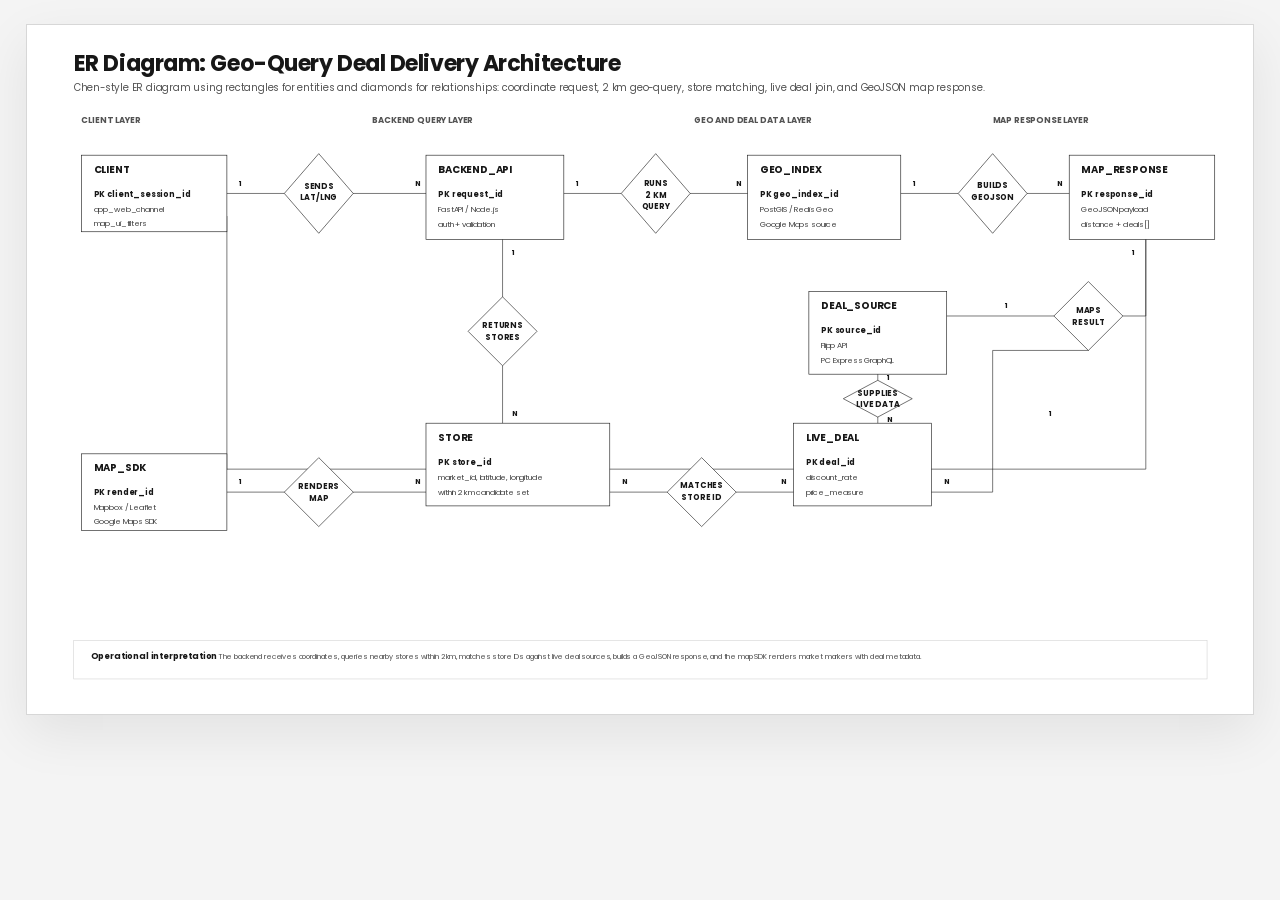
<file: geoquery_architecture.html>
<!DOCTYPE html>
<html lang="en">
<head>
    <meta charset="UTF-8">
    <meta name="viewport" content="width=device-width, initial-scale=1.0">
    <title>ER Diagram - Geo-Query Deal Delivery</title>
    <link rel="preconnect" href="https://fonts.googleapis.com">
    <link rel="preconnect" href="https://fonts.gstatic.com" crossorigin>
    <link href="https://fonts.googleapis.com/css2?family=Poppins:wght@400;500;600;700&display=swap" rel="stylesheet">
    <style>
        * {
            box-sizing: border-box;
        }

        html,
        body {
            width: 100%;
            min-height: 100%;
            margin: 0;
            background: #f4f4f4;
            color: #171717;
            font-family: "Poppins", Arial, sans-serif;
            letter-spacing: -0.02em;
        }

        body {
            display: grid;
            place-items: center;
            padding: 24px;
        }

        .slide {
            width: min(96vw, 1440px);
            aspect-ratio: 16 / 9;
            background: #ffffff;
            border: 1px solid #d7d7d7;
            box-shadow: 0 18px 50px rgba(0, 0, 0, 0.08);
            overflow: hidden;
        }

        svg {
            display: block;
            width: 100%;
            height: 100%;
        }

        text {
            font-family: "Poppins", Arial, sans-serif;
            letter-spacing: -0.02em;
        }

        .title {
            fill: #171717;
            font-size: 29px;
            font-weight: 700;
        }

        .subtitle {
            fill: #525252;
            font-size: 13px;
            font-weight: 400;
        }

        .section-label {
            fill: #525252;
            font-size: 11px;
            font-weight: 700;
            text-transform: uppercase;
        }

        .entity {
            fill: #ffffff;
            stroke: #171717;
            stroke-width: 0.8;
        }

        .entity-title {
            fill: #171717;
            font-size: 13px;
            font-weight: 700;
        }

        .attr {
            fill: #404040;
            font-size: 10.2px;
            font-weight: 400;
        }

        .key {
            fill: #171717;
            font-size: 10.2px;
            font-weight: 700;
        }

        .relationship {
            fill: #ffffff;
            stroke: #171717;
            stroke-width: 0.8;
        }

        .relationship-text {
            fill: #171717;
            font-size: 10.4px;
            font-weight: 700;
            text-anchor: middle;
            dominant-baseline: middle;
        }

        .line {
            fill: none;
            stroke: #171717;
            stroke-width: 0.75;
            stroke-linecap: round;
            stroke-linejoin: round;
        }

        .cardinality {
            fill: #171717;
            font-size: 10px;
            font-weight: 700;
        }

        .note-box {
            fill: #ffffff;
            stroke: #cfcfcf;
            stroke-width: 0.7;
        }

        .note-title {
            fill: #171717;
            font-size: 11px;
            font-weight: 700;
        }

        .note-text {
            fill: #525252;
            font-size: 9.5px;
        }
    </style>
</head>
<body>
<main class="slide">
    <svg viewBox="0 0 1600 900" role="img" aria-label="Chen notation ER diagram for geo-query deal delivery architecture">
        <text class="title" x="60" y="60">ER Diagram: Geo-Query Deal Delivery Architecture</text>
        <text class="subtitle" x="60" y="86">Chen-style ER diagram using rectangles for entities and diamonds for relationships: coordinate request, 2 km geo-query, store matching, live deal join, and GeoJSON map response.</text>

        <text class="section-label" x="70" y="128">Client Layer</text>
        <text class="section-label" x="450" y="128">Backend Query Layer</text>
        <text class="section-label" x="870" y="128">Geo and Deal Data Layer</text>
        <text class="section-label" x="1260" y="128">Map Response Layer</text>

        <path class="line" d="M 260 220 H 335"></path>
        <path class="line" d="M 425 220 H 520"></path>
        <text class="cardinality" x="276" y="210">1</text>
        <text class="cardinality" x="506" y="210">N</text>

        <path class="line" d="M 700 220 H 775"></path>
        <path class="line" d="M 865 220 H 940"></path>
        <text class="cardinality" x="716" y="210">1</text>
        <text class="cardinality" x="925" y="210">N</text>

        <path class="line" d="M 1140 220 H 1215"></path>
        <path class="line" d="M 1305 220 H 1360"></path>
        <text class="cardinality" x="1156" y="210">1</text>
        <text class="cardinality" x="1344" y="210">N</text>

        <path class="line" d="M 620 280 V 355"></path>
        <path class="line" d="M 620 445 V 520"></path>
        <text class="cardinality" x="632" y="300">1</text>
        <text class="cardinality" x="632" y="510">N</text>

        <path class="line" d="M 760 610 H 835"></path>
        <path class="line" d="M 925 610 H 1000"></path>
        <text class="cardinality" x="776" y="600">N</text>
        <text class="cardinality" x="984" y="600">N</text>

        <path class="line" d="M 1180 610 H 1260 V 425 H 1385"></path>
        <text class="cardinality" x="1196" y="600">N</text>
        <text class="cardinality" x="1334" y="510">1</text>

        <path class="line" d="M 1110 456 V 464"></path>
        <path class="line" d="M 1110 512 V 520"></path>
        <text class="cardinality" x="1122" y="464">1</text>
        <text class="cardinality" x="1122" y="518">N</text>

        <path class="line" d="M 1200 380 H 1340"></path>
        <path class="line" d="M 1430 380 H 1460 V 280"></path>
        <text class="cardinality" x="1276" y="370">1</text>
        <text class="cardinality" x="1442" y="300">1</text>

        <path class="line" d="M 260 610 H 335"></path>
        <path class="line" d="M 425 610 H 520"></path>
        <text class="cardinality" x="276" y="600">1</text>
        <text class="cardinality" x="506" y="600">N</text>

        <path class="line" d="M 260 250 V 580"></path>
        <path class="line" d="M 1460 280 V 580 H 260"></path>

        <g transform="translate(70 170)">
            <rect class="entity" width="190" height="100"></rect>
            <text class="entity-title" x="16" y="23">CLIENT</text>
            <text class="key" x="16" y="54">PK client_session_id</text>
            <text class="attr" x="16" y="74">app_web_channel</text>
            <text class="attr" x="16" y="92">map_ui_filters</text>
        </g>

        <g transform="translate(520 170)">
            <rect class="entity" width="180" height="110"></rect>
            <text class="entity-title" x="16" y="23">BACKEND_API</text>
            <text class="key" x="16" y="54">PK request_id</text>
            <text class="attr" x="16" y="74">FastAPI / Node.js</text>
            <text class="attr" x="16" y="94">auth + validation</text>
        </g>

        <g transform="translate(940 170)">
            <rect class="entity" width="200" height="110"></rect>
            <text class="entity-title" x="16" y="23">GEO_INDEX</text>
            <text class="key" x="16" y="54">PK geo_index_id</text>
            <text class="attr" x="16" y="74">PostGIS / Redis Geo</text>
            <text class="attr" x="16" y="94">Google Maps source</text>
        </g>

        <g transform="translate(1360 170)">
            <rect class="entity" width="190" height="110"></rect>
            <text class="entity-title" x="16" y="23">MAP_RESPONSE</text>
            <text class="key" x="16" y="54">PK response_id</text>
            <text class="attr" x="16" y="74">GeoJSON payload</text>
            <text class="attr" x="16" y="94">distance + deals[]</text>
        </g>

        <g transform="translate(520 520)">
            <rect class="entity" width="240" height="108"></rect>
            <text class="entity-title" x="16" y="23">STORE</text>
            <text class="key" x="16" y="54">PK store_id</text>
            <text class="attr" x="16" y="74">market_id, latitude, longitude</text>
            <text class="attr" x="16" y="94">within 2 km candidate set</text>
        </g>

        <g transform="translate(1000 520)">
            <rect class="entity" width="180" height="108"></rect>
            <text class="entity-title" x="16" y="23">LIVE_DEAL</text>
            <text class="key" x="16" y="54">PK deal_id</text>
            <text class="attr" x="16" y="74">discount_rate</text>
            <text class="attr" x="16" y="94">price_measure</text>
        </g>

        <g transform="translate(1020 348)">
            <rect class="entity" width="180" height="108"></rect>
            <text class="entity-title" x="16" y="23">DEAL_SOURCE</text>
            <text class="key" x="16" y="54">PK source_id</text>
            <text class="attr" x="16" y="74">Flipp API</text>
            <text class="attr" x="16" y="94">PC Express GraphQL</text>
        </g>

        <g transform="translate(70 560)">
            <rect class="entity" width="190" height="100"></rect>
            <text class="entity-title" x="16" y="23">MAP_SDK</text>
            <text class="key" x="16" y="54">PK render_id</text>
            <text class="attr" x="16" y="74">Mapbox / Leaflet</text>
            <text class="attr" x="16" y="92">Google Maps SDK</text>
        </g>

        <g transform="translate(335 168)">
            <polygon class="relationship" points="45,0 90,52 45,104 0,52"></polygon>
            <text class="relationship-text" x="45" y="43">SENDS</text>
            <text class="relationship-text" x="45" y="58">LAT/LNG</text>
        </g>

        <g transform="translate(775 168)">
            <polygon class="relationship" points="45,0 90,52 45,104 0,52"></polygon>
            <text class="relationship-text" x="45" y="40">RUNS</text>
            <text class="relationship-text" x="45" y="55">2 KM</text>
            <text class="relationship-text" x="45" y="70">QUERY</text>
        </g>

        <g transform="translate(1215 168)">
            <polygon class="relationship" points="45,0 90,52 45,104 0,52"></polygon>
            <text class="relationship-text" x="45" y="42">BUILDS</text>
            <text class="relationship-text" x="45" y="58">GEOJSON</text>
        </g>

        <g transform="translate(575 355)">
            <polygon class="relationship" points="45,0 90,45 45,90 0,45"></polygon>
            <text class="relationship-text" x="45" y="38">RETURNS</text>
            <text class="relationship-text" x="45" y="54">STORES</text>
        </g>

        <g transform="translate(835 565)">
            <polygon class="relationship" points="45,0 90,45 45,90 0,45"></polygon>
            <text class="relationship-text" x="45" y="37">MATCHES</text>
            <text class="relationship-text" x="45" y="53">STORE ID</text>
        </g>

        <g transform="translate(1065 464)">
            <polygon class="relationship" points="45,0 90,24 45,48 0,24"></polygon>
            <text class="relationship-text" x="45" y="18">SUPPLIES</text>
            <text class="relationship-text" x="45" y="32">LIVE DATA</text>
        </g>

        <g transform="translate(1340 335)">
            <polygon class="relationship" points="45,0 90,45 45,90 0,45"></polygon>
            <text class="relationship-text" x="45" y="38">MAPS</text>
            <text class="relationship-text" x="45" y="54">RESULT</text>
        </g>

        <g transform="translate(335 565)">
            <polygon class="relationship" points="45,0 90,45 45,90 0,45"></polygon>
            <text class="relationship-text" x="45" y="38">RENDERS</text>
            <text class="relationship-text" x="45" y="54">MAP</text>
        </g>

        <rect class="note-box" x="60" y="804" width="1480" height="50"></rect>
        <text class="note-title" x="82" y="828">Operational interpretation</text>
        <text class="note-text" x="248" y="828">The backend receives coordinates, queries nearby stores within 2 km, matches store IDs against live deal sources, builds a GeoJSON response, and the map SDK renders market markers with deal metadata.</text>
    </svg>
</main>
</body>
</html>
</file>
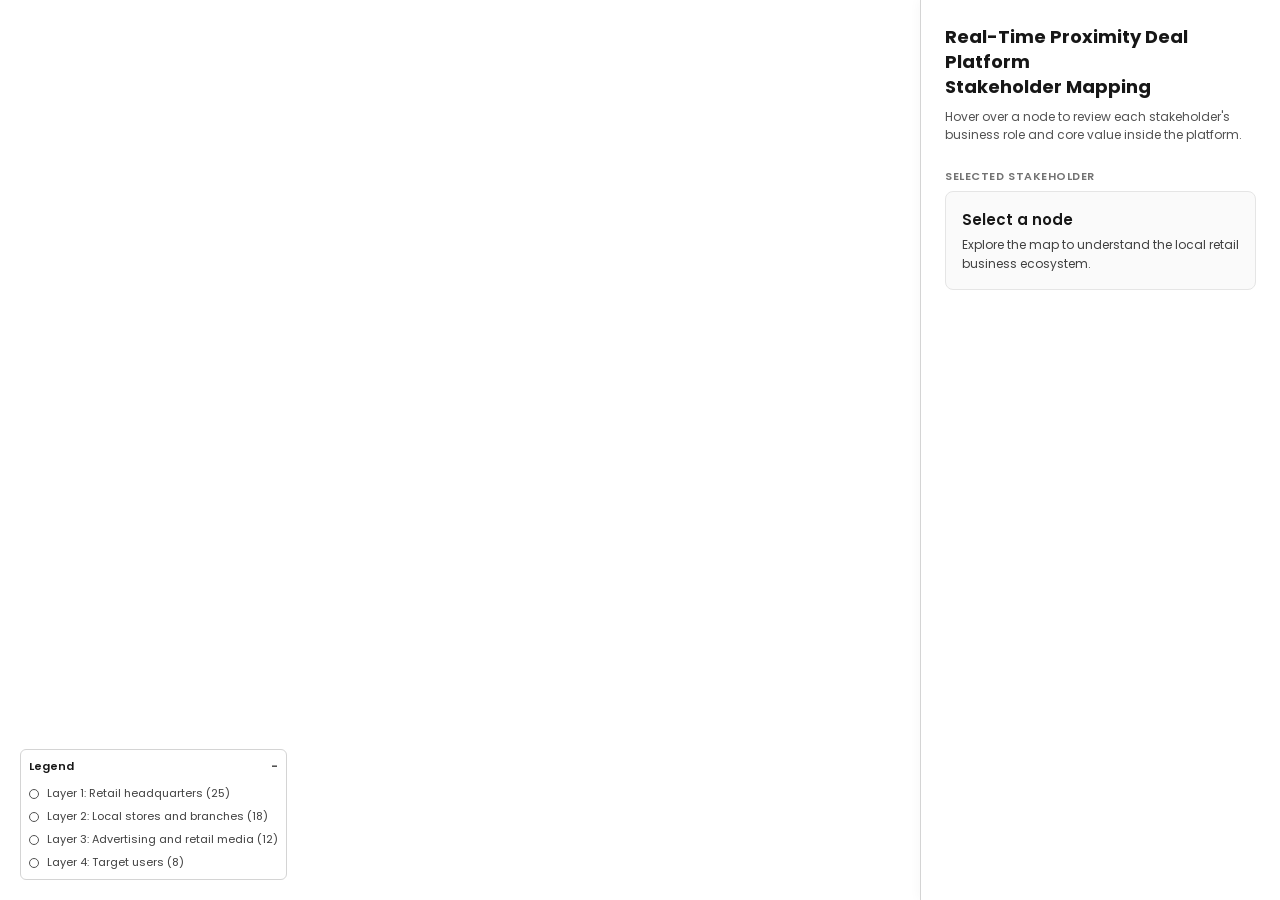
<file: l4stakeholdermap.html>
<!DOCTYPE html>
<html lang="en">
<head>
    <meta charset="UTF-8">
    <meta name="viewport" content="width=device-width, initial-scale=1.0">
    <title>Proximity Retail Stakeholder Mapping</title>
    <link rel="preconnect" href="https://fonts.googleapis.com">
    <link rel="preconnect" href="https://fonts.gstatic.com" crossorigin>
    <link href="https://fonts.googleapis.com/css2?family=Poppins:wght@300;400;500;600;700&display=swap" rel="stylesheet">
    <script src="https://d3js.org/d3.v7.min.js"></script>
    <style>
        * {
            box-sizing: border-box;
        }

        html,
        body {
            width: 100%;
            height: 100%;
            margin: 0;
            padding: 0;
            overflow: hidden;
            background: #ffffff;
            color: #171717;
            font-family: "Poppins", sans-serif;
        }

        #container {
            display: flex;
            width: 100%;
            height: 100%;
        }

        #chart {
            position: relative;
            flex: 1;
            min-width: 0;
            height: 100%;
            background: #ffffff;
        }

        #sidebar {
            width: 360px;
            height: 100%;
            padding: 24px;
            overflow-y: auto;
            background: #ffffff;
            border-left: 1px solid #d4d4d4;
            box-shadow: -2px 0 10px rgba(0, 0, 0, 0.03);
            z-index: 10;
        }

        h2 {
            margin: 0 0 8px;
            font-size: 18px;
            font-weight: 700;
            line-height: 1.4;
        }

        .subtitle {
            margin-bottom: 24px;
            color: #525252;
            font-size: 12px;
            line-height: 1.5;
        }

        .section-title {
            margin: 20px 0 6px;
            color: #737373;
            font-size: 11px;
            font-weight: 600;
            letter-spacing: 0.05em;
            text-transform: uppercase;
        }

        .detail-card {
            padding: 16px;
            border: 1px solid #e5e5e5;
            border-radius: 8px;
            background: #fafafa;
        }

        .detail-name {
            margin-bottom: 4px;
            font-size: 15px;
            font-weight: 600;
        }

        .detail-layer {
            display: inline-block;
            margin-bottom: 12px;
            padding: 2px 8px;
            border-radius: 20px;
            background: #eeeeee;
            color: #262626;
            font-size: 10px;
            font-weight: 600;
        }

        .detail-desc {
            color: #404040;
            font-size: 12px;
            line-height: 1.6;
        }

        .orbit-line {
            fill: none;
            stroke: #d4d4d4;
            stroke-dasharray: 4 4;
            stroke-width: 1.25;
        }

        .orbit-label {
            fill: #737373;
            font-size: 10px;
            font-weight: 600;
            letter-spacing: 0.05em;
        }

        .node {
            cursor: pointer;
        }

        .node circle {
            transition: fill 0.12s ease, stroke-width 0.12s ease;
        }

        .node:hover circle {
            stroke-width: 1.5px;
        }

        .node-text {
            fill: #171717;
            font-size: 9px;
            font-weight: 500;
            pointer-events: none;
            text-anchor: middle;
        }

        .label-guide {
            stroke: #d4d4d4;
            stroke-width: 0.75;
            pointer-events: none;
        }

        .legend-container {
            position: absolute;
            bottom: 20px;
            left: 20px;
            padding: 8px;
            border: 1px solid #d4d4d4;
            border-radius: 6px;
            background: rgba(255, 255, 255, 0.92);
            font-size: 11px;
        }

        .legend-toggle {
            display: flex;
            align-items: center;
            justify-content: space-between;
            width: 100%;
            min-width: 88px;
            padding: 0;
            border: 0;
            background: transparent;
            color: #171717;
            font: inherit;
            font-weight: 600;
            cursor: pointer;
        }

        .legend-toggle::after {
            content: "-";
            margin-left: 10px;
            color: #525252;
            font-weight: 700;
        }

        .legend-container.is-hidden .legend-toggle::after {
            content: "+";
        }

        .legend-list {
            margin-top: 10px;
        }

        .legend-container.is-hidden .legend-list {
            display: none;
        }

        .legend-item {
            display: flex;
            align-items: center;
            margin-bottom: 6px;
            color: #404040;
        }

        .legend-item:last-child {
            margin-bottom: 0;
        }

        .legend-color {
            width: 10px;
            height: 10px;
            margin-right: 8px;
            border: 1px solid #525252;
            border-radius: 50%;
            background: #ffffff;
        }
    </style>
</head>
<body>
<div id="container">
    <div id="chart">
        <div class="legend-container">
            <button class="legend-toggle" type="button" aria-expanded="true">Legend</button>
            <div class="legend-list">
                <div class="legend-item"><div class="legend-color"></div>Layer 1: Retail headquarters (25)</div>
                <div class="legend-item"><div class="legend-color"></div>Layer 2: Local stores and branches (18)</div>
                <div class="legend-item"><div class="legend-color"></div>Layer 3: Advertising and retail media (12)</div>
                <div class="legend-item"><div class="legend-color"></div>Layer 4: Target users (8)</div>
            </div>
        </div>
    </div>
    <aside id="sidebar">
        <h2>Real-Time Proximity Deal Platform<br>Stakeholder Mapping</h2>
        <div class="subtitle">Hover over a node to review each stakeholder's business role and core value inside the platform.</div>

        <div class="section-title">Selected stakeholder</div>
        <div id="detail-content" class="detail-card">
            <div class="detail-name">Select a node</div>
            <div class="detail-desc">Explore the map to understand the local retail business ecosystem.</div>
        </div>
    </aside>
</div>

<script>
    const legendContainer = document.querySelector(".legend-container");
    const legendToggle = document.querySelector(".legend-toggle");

    legendToggle.addEventListener("click", () => {
        const isHidden = legendContainer.classList.toggle("is-hidden");
        legendToggle.setAttribute("aria-expanded", String(!isHidden));
    });

    const data = {
        nodes: [
            { id: "L1_1", name: "Loblaw Companies", layer: 1, desc: "Canada's largest grocery group and a key partner for inventory, pricing, and promotion data pipelines." },
            { id: "L1_2", name: "Metro Inc.", layer: 1, desc: "A major Ontario and Quebec retailer that can scale real-time fresh-food and local-store deal supply." },
            { id: "L1_3", name: "Sobeys Inc.", layer: 1, desc: "A national retailer supporting store-level inventory digitization and localized promotion workflows." },
            { id: "L1_4", name: "Pattison Food Group", layer: 1, desc: "A western Canadian retail group with regional market infrastructure for proximity-based deals." },
            { id: "L1_5", name: "Walmart Canada", layer: 1, desc: "A high-volume retailer that can strengthen hyperlocal commerce through live store inventory feeds." },
            { id: "L1_6", name: "Costco Wholesale", layer: 1, desc: "A warehouse retailer suited to rapid bulk-inventory clearance and nearby member deal activation." },
            { id: "L1_7", name: "H Mart Canada", layer: 1, desc: "An Asian grocery group with strong demand for specialty fresh-food discovery and local matching." },
            { id: "L1_8", name: "Galleria Supermarket", layer: 1, desc: "A Toronto-based Korean grocery operator with deli, prepared-food, and timed markdown opportunities." },
            { id: "L1_9", name: "Dollarama Inc.", layer: 1, desc: "A value retailer that can drive immediate visits with low-price nearby inventory alerts." },
            { id: "L1_10", name: "Canadian Tire", layer: 1, desc: "A hardware and outdoor retailer that benefits from seasonal, weather-aware local targeting." },
            { id: "L1_11", name: "Rexall Pharmacy", layer: 1, desc: "A drugstore chain with health, beauty, convenience, and snack categories suited to proximity offers." },
            { id: "L1_12", name: "Whole Foods Market", layer: 1, desc: "A premium organic grocer focused on same-day freshness and lower waste for high-value perishables." },
            { id: "L1_13", name: "McEwan Fraser", layer: 1, desc: "A fine-food retailer that can promote limited premium ingredients and prepared-food availability." },
            { id: "L1_14", name: "Farm Boy", layer: 1, desc: "A fresh-food brand that can improve same-day produce turnover through location-based offers." },
            { id: "L1_15", name: "FreshCo HQ", layer: 1, desc: "A discount grocery headquarters that can expose local price competitiveness in real time." },
            { id: "L1_16", name: "Food Basics HQ", layer: 1, desc: "A discount brand that can complement weekly flyers with day-specific local markdown channels." },
            { id: "L1_17", name: "No Frills HQ", layer: 1, desc: "A hard-discount grocery network that can support franchise-led local flash deals." },
            { id: "L1_18", name: "Real Canadian HQ", layer: 1, desc: "A superstore format with large inventory pools that benefit from real-time local clearance tools." },
            { id: "L1_19", name: "Shoppers Drug Mart", layer: 1, desc: "A major drugstore chain that can convert nearby users for cosmetics, essentials, and convenience categories." },
            { id: "L1_20", name: "Giant Tiger", layer: 1, desc: "A community-oriented discount chain suited to small-city and suburban proximity marketing." },
            { id: "L1_21", name: "Couche-Tard / Circle K", layer: 1, desc: "A convenience-store network with strong late-night, commuter, and impulse-purchase use cases." },
            { id: "L1_22", name: "7-Eleven Canada", layer: 1, desc: "A convenience chain that can promote time-sensitive hot food and snack inventory by location." },
            { id: "L1_23", name: "Sobeys Voila", layer: 1, desc: "An online fulfillment operation that can turn surplus hub inventory into local pickup offers." },
            { id: "L1_24", name: "Rabbit Hole Foods", layer: 1, desc: "An emerging alternative-food distributor that can sample and promote new products near trend-forward users." },
            { id: "L1_25", name: "Sysco Canada", layer: 1, desc: "A B2B food distributor that can redirect surplus retail-ready supply into local deal channels." },

            { id: "L2_1", name: "Metro Toronto", layer: 2, desc: "A downtown store for after-work deli, prepared-food, and short-window markdown campaigns." },
            { id: "L2_2", name: "Loblaws Carlton", layer: 2, desc: "A flagship store and useful test bed for matching broad fresh inventory with live foot traffic." },
            { id: "L2_3", name: "Longo's York Street", layer: 2, desc: "A financial-district store suited to lunch and takeout offers before peak office breaks." },
            { id: "L2_4", name: "T&T Chinatown", layer: 2, desc: "A dense urban grocery location for bakery, seafood, and specialty Asian-food flash deals." },
            { id: "L2_5", name: "No Frills Leslieville", layer: 2, desc: "A residential-area store for same-day meat, grocery, and household markdown activation." },
            { id: "L2_6", name: "Food Basics Dupont", layer: 2, desc: "A value-focused store for produce-box deals aimed at nearby residents and students." },
            { id: "L2_7", name: "FreshCo Bathurst", layer: 2, desc: "A multicultural neighborhood branch that can surface ethnic ingredient availability within 500 meters." },
            { id: "L2_8", name: "Sobeys Urban Fresh", layer: 2, desc: "A compact urban format for single-household meal kits and prepared-food inventory turnover." },
            { id: "L2_9", name: "Shoppers YongeSt", layer: 2, desc: "A transit-heavy branch for seasonal drinks, snacks, and quick convenience offers." },
            { id: "L2_10", name: "Fortinos Vaughan", layer: 2, desc: "A suburban large-format store for bakery and grocery offers aimed at drivers and families." },
            { id: "L2_11", name: "Valu-mart Danforth", layer: 2, desc: "A community grocery store suited to neighborhood events and local surplus inventory movement." },
            { id: "L2_12", name: "Zehrs Markets", layer: 2, desc: "A regional Ontario branch for commuter and family shopping-route targeting." },
            { id: "L2_13", name: "H Mart Downtown", layer: 2, desc: "A student-heavy location for K-food snacks, lunch boxes, and limited-time stock alerts." },
            { id: "L2_14", name: "Galleria Express", layer: 2, desc: "A small urban branch for hourly prepared-food and side-dish inventory mapping." },
            { id: "L2_15", name: "Whole Foods Yorkville", layer: 2, desc: "A premium branch for salad bar, organic prepared food, and same-day freshness deals." },
            { id: "L2_16", name: "Farm Boy Harbourfront", layer: 2, desc: "A waterfront store for weekend, picnic, and visitor-oriented snack offers." },
            { id: "L2_17", name: "Circle K Spadina", layer: 2, desc: "A campus-area convenience branch for late-night coffee, energy drink, and snack pushes." },
            { id: "L2_18", name: "7-Eleven Bloor", layer: 2, desc: "A 24-hour branch for real-time late-night food and convenience-category mapping." },

            { id: "L3_1", name: "Loblaw Media", layer: 3, desc: "A retail media network that can combine first-party purchase data with live proximity deal signals." },
            { id: "L3_2", name: "Metro Media", layer: 3, desc: "A media solution that can connect in-store screens with mobile local-deal campaigns." },
            { id: "L3_3", name: "Flipp Network", layer: 3, desc: "A digital flyer platform that can extend weekly promotions into minute-level local deal feeds." },
            { id: "L3_4", name: "Criteo Canada", layer: 3, desc: "A retail media and retargeting partner for programmatic offers based on live physical location." },
            { id: "L3_5", name: "CitrusAd", layer: 3, desc: "An ad-tech platform that helps stores expose location-based sponsored deals and product placements." },
            { id: "L3_6", name: "Google Local", layer: 3, desc: "A local discovery channel that can connect map intent with nearby store deal availability." },
            { id: "L3_7", name: "The Trade Desk", layer: 3, desc: "A demand-side platform for programmatic campaigns tied to local inventory and proximity audiences." },
            { id: "L3_8", name: "Outfront Media", layer: 3, desc: "A digital out-of-home partner for showing nearby store inventory on transit and street screens." },
            { id: "L3_9", name: "Pattison Outdoor", layer: 3, desc: "An outdoor media network that can pair mall and street signage with app-based proximity pushes." },
            { id: "L3_10", name: "Attentive Mobile", layer: 3, desc: "An SMS and push platform for reaching users entering a store's local catchment area." },
            { id: "L3_11", name: "Flyerify", layer: 3, desc: "A mobile flyer app that can add a live nearby-deals tab beside standard catalog content." },
            { id: "L3_12", name: "LoyaltyOne (AirMiles)", layer: 3, desc: "A loyalty partner that can add points incentives to real-time offline store purchases." },

            { id: "L4_1", name: "Budget Student", layer: 4, desc: "A student user who prioritizes food savings and responds quickly to nearby markdown alerts." },
            { id: "L4_2", name: "Smart Deal Hunter", layer: 4, desc: "A value-focused shopper who compares live local prices and treats surplus inventory as discovery." },
            { id: "L4_3", name: "Neighborhood Cook", layer: 4, desc: "A household cook who builds same-day meals around fresh discounted ingredients nearby." },
            { id: "L4_4", name: "Impulse Shopper", layer: 4, desc: "An urban passerby who changes route after seeing a timely nearby bakery or snack offer." },
            { id: "L4_5", name: "Busy Professional", layer: 4, desc: "A commuting office worker who values fast pickup of prepared meals along an existing route." },
            { id: "L4_6", name: "Eco Food Saver", layer: 4, desc: "A waste-conscious user motivated by preventing edible food from being discarded." },
            { id: "L4_7", name: "Local Walker / Commuter", layer: 4, desc: "A pedestrian or transit user who buys short-window deals while waiting or transferring." },
            { id: "L4_8", name: "Ethnic Food Explorer", layer: 4, desc: "A food-curious user looking for specialty products and limited deals at nearby ethnic grocers." }
        ]
    };

    const chart = document.getElementById("chart");
    const width = chart.clientWidth;
    const height = chart.clientHeight;
    const centerX = width / 2;
    const centerY = height / 2;
    const minSide = Math.min(width, height);

    const svg = d3.select("#chart")
        .append("svg")
        .attr("width", width)
        .attr("height", height);

    const radiusMap = {
        1: minSide * 0.34,
        2: minSide * 0.255,
        3: minSide * 0.17,
        4: minSide * 0.085
    };

    const fillMap = {
        1: "#ffffff",
        2: "#f7f7f7",
        3: "#eeeeee",
        4: "#e5e5e5"
    };

    const strokeMap = {
        1: "#171717",
        2: "#404040",
        3: "#525252",
        4: "#737373"
    };

    Object.entries(radiusMap).forEach(([layer, radius]) => {
        svg.append("circle")
            .attr("cx", centerX)
            .attr("cy", centerY)
            .attr("r", radius)
            .attr("class", "orbit-line");

        svg.append("text")
            .attr("x", centerX)
            .attr("y", centerY - radius - 8)
            .attr("class", "orbit-label")
            .attr("text-anchor", "middle")
            .text(`LAYER ${layer}`);
    });

    const layerAngles = {
        1: -96,
        2: -84,
        3: -70,
        4: -45
    };

    const nodesByLayer = d3.group(data.nodes, d => d.layer);

    data.nodes.forEach(node => {
        const layerNodes = nodesByLayer.get(node.layer);
        const index = layerNodes.indexOf(node);
        const total = layerNodes.length;
        const angle = ((index / total) * 360 + layerAngles[node.layer]) * Math.PI / 180;

        node.angle = angle;
        node.x = centerX + radiusMap[node.layer] * Math.cos(angle);
        node.y = centerY + radiusMap[node.layer] * Math.sin(angle);
        node.labelX = centerX + (radiusMap[node.layer] + 34) * Math.cos(angle);
        node.labelY = centerY + (radiusMap[node.layer] + 34) * Math.sin(angle);
        node.labelWidth = Math.min(92, Math.max(48, node.name.length * 4.8));
        node.collisionRadius = Math.max(18, node.labelWidth * 0.38);
    });

    const labelNodes = data.nodes.map(d => ({
        source: d,
        x: d.labelX,
        y: d.labelY,
        fx: null,
        fy: null,
        labelWidth: d.labelWidth,
        collisionRadius: d.collisionRadius
    }));

    const margin = 46;
    d3.forceSimulation(labelNodes)
        .force("x", d3.forceX(d => d.source.labelX).strength(0.42))
        .force("y", d3.forceY(d => d.source.labelY).strength(0.42))
        .force("collide", d3.forceCollide(d => d.collisionRadius).strength(1).iterations(4))
        .force("charge", d3.forceManyBody().strength(-8))
        .stop()
        .tick(420);

    labelNodes.forEach(label => {
        label.x = Math.max(margin, Math.min(width - margin, label.x));
        label.y = Math.max(margin, Math.min(height - margin, label.y));
    });

    svg.selectAll(".label-guide")
        .data(labelNodes)
        .enter()
        .append("line")
        .attr("class", "label-guide")
        .attr("x1", d => d.source.x)
        .attr("y1", d => d.source.y)
        .attr("x2", d => d.x)
        .attr("y2", d => d.y);

    const nodeGroups = svg.selectAll(".node")
        .data(data.nodes)
        .enter()
        .append("g")
        .attr("class", "node")
        .attr("transform", d => `translate(${d.x}, ${d.y})`)
        .on("mouseenter", function(event, d) {
            d3.select("#detail-content").html(`
                <div class="detail-name">${d.name}</div>
                <div class="detail-layer">Layer ${d.layer}</div>
                <div class="detail-desc">${d.desc}</div>
            `);

            d3.select(this).select("circle")
                .attr("fill", "#171717");
        })
        .on("mouseleave", function(event, d) {
            d3.select(this).select("circle")
                .attr("fill", fillMap[d.layer]);
        });

    nodeGroups.append("circle")
        .attr("r", d => d.layer === 4 ? 3 : 2.5)
        .attr("fill", d => fillMap[d.layer])
        .attr("stroke", d => strokeMap[d.layer])
        .attr("stroke-width", 0.75);

    svg.selectAll(".node-text")
        .data(labelNodes)
        .enter()
        .append("text")
        .attr("class", "node-text")
        .attr("x", d => d.x)
        .attr("y", d => d.y)
        .each(function(d) {
            const words = d.source.name.split(/\s+/);
            const lines = [];
            let currentLine = "";

            words.forEach(word => {
                const testLine = currentLine ? `${currentLine} ${word}` : word;
                if (testLine.length > 15 && currentLine) {
                    lines.push(currentLine);
                    currentLine = word;
                } else {
                    currentLine = testLine;
                }
            });
            lines.push(currentLine);

            const text = d3.select(this);
            const lineHeight = 10;
            const startY = -((lines.length - 1) * lineHeight) / 2;

            lines.forEach((line, index) => {
                text.append("tspan")
                    .attr("x", d.x)
                    .attr("dy", index === 0 ? startY : lineHeight)
                    .text(line);
            });
        });
</script>
</body>
</html>
</file>
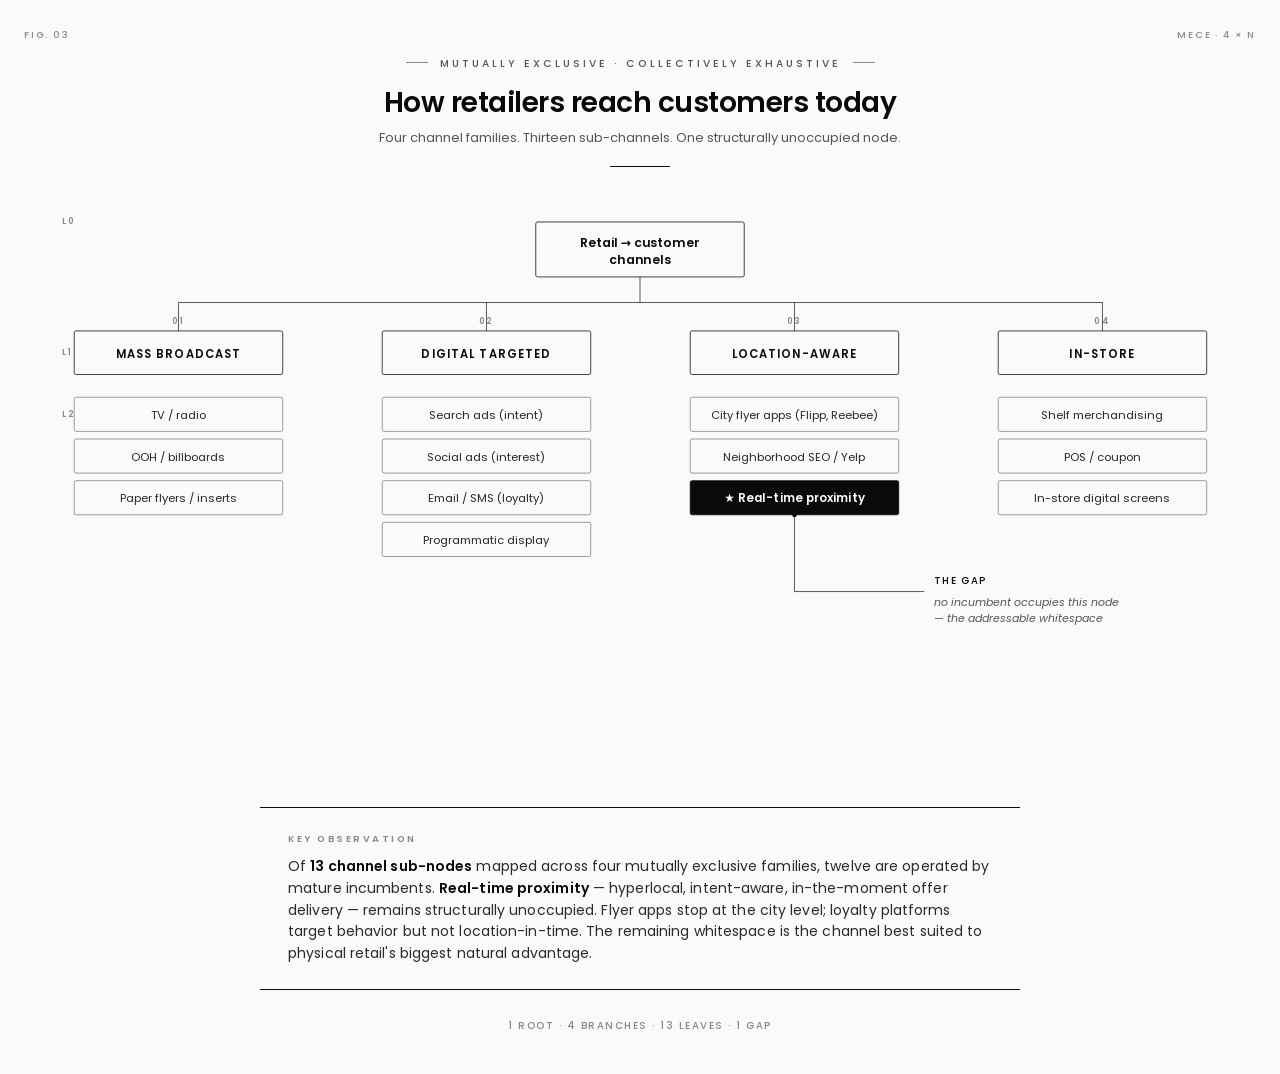
<file: mece.html>
<!DOCTYPE html>
<html lang="en">
<head>
<meta charset="UTF-8">
<meta name="viewport" content="width=device-width, initial-scale=1.0">
<title>MECE — Channels retailers use today</title>
<link rel="preconnect" href="https://fonts.googleapis.com">
<link rel="preconnect" href="https://fonts.gstatic.com" crossorigin>
<link href="https://fonts.googleapis.com/css2?family=Poppins:wght@300;400;500;600;700&display=swap" rel="stylesheet">
<style>
  * { margin: 0; padding: 0; box-sizing: border-box; }
  :root {
    --paper: #fafaf8;
    --paper-2: #f4f1ea;
    --ink: #0a0a0a;
    --ink-2: #2a2a2a;
    --ink-3: #555555;
    --ink-4: #888888;
    --ink-5: #b8b6ae;
    --rule: #e6e3da;
    --rule-2: #efece5;
  }
  html, body {
    width: 100%;
    min-height: 100vh;
    background: var(--paper);
    font-family: 'Poppins', system-ui, sans-serif;
    color: var(--ink);
    -webkit-font-smoothing: antialiased;
  }
  body {
    display: flex;
    flex-direction: column;
    align-items: center;
    padding: 56px 24px 40px;
  }
  .frame { width: 100%; max-width: 1300px; display: flex; flex-direction: column; align-items: center; }
  header { text-align: center; width: 100%; position: relative; margin-bottom: 36px; }
  .corner { position: absolute; top: -28px; font-size: 9.5px; letter-spacing: 1.8px; color: var(--ink-4); font-weight: 500; text-transform: uppercase; font-variant-numeric: tabular-nums; }
  .corner.l { left: 0; } .corner.r { right: 0; }
  .eyebrow { font-size: 10.5px; font-weight: 500; letter-spacing: 3px; color: var(--ink-3); text-transform: uppercase; margin-bottom: 14px; }
  .eyebrow::before, .eyebrow::after { content: ""; display: inline-block; width: 22px; height: 1px; background: var(--ink-4); vertical-align: 4px; margin: 0 12px; }
  h1 { font-size: 28px; font-weight: 600; letter-spacing: -0.5px; line-height: 1.2; }
  .subtitle { font-size: 13px; color: var(--ink-3); font-weight: 400; margin-top: 8px; }
  .rule { width: 60px; height: 1px; background: var(--ink); margin: 18px auto 0; }

  .tree-wrap { width: 100%; }
  .tree-wrap svg { display: block; width: 100%; height: auto; }
  .tree-wrap svg text { font-family: 'Poppins', system-ui, sans-serif; }
  .line { stroke: var(--ink); stroke-width: 0.7; fill: none; }
  .line-soft { stroke: var(--ink-4); stroke-width: 0.5; fill: none; }
  .box { fill: var(--paper); stroke: var(--ink); stroke-width: 0.8; }
  .box-soft { fill: var(--paper); stroke: var(--ink-3); stroke-width: 0.6; }
  .box-gap { fill: var(--ink); stroke: var(--ink); stroke-width: 0.8; }
  .lbl-root { font-size: 13px; font-weight: 600; fill: var(--ink); letter-spacing: -0.1px; }
  .lbl-branch { font-size: 12px; font-weight: 600; fill: var(--ink); text-transform: uppercase; letter-spacing: 1.2px; }
  .lbl-tag { font-size: 9px; font-weight: 600; fill: var(--ink-4); letter-spacing: 1.8px; }
  .lbl-leaf { font-size: 12px; font-weight: 400; fill: var(--ink-2); }
  .lbl-leaf-gap { font-size: 12.5px; font-weight: 600; fill: var(--paper); letter-spacing: 0.1px; }
  .lbl-callout { font-size: 10.5px; font-weight: 500; fill: var(--ink); letter-spacing: 1.5px; text-transform: uppercase; }
  .lbl-callout-2 { font-size: 11.5px; font-weight: 400; fill: var(--ink-3); font-style: italic; }

  .observation {
    margin-top: 36px;
    max-width: 760px;
    padding: 24px 28px;
    border-top: 1px solid var(--ink);
    border-bottom: 1px solid var(--ink);
    text-align: left;
  }
  .observation .label { font-size: 9.5px; font-weight: 600; color: var(--ink-4); letter-spacing: 2.5px; text-transform: uppercase; margin-bottom: 10px; }
  .observation p { font-size: 14px; line-height: 1.55; color: var(--ink-2); font-weight: 400; letter-spacing: 0.1px; }
  .observation p strong { font-weight: 600; color: var(--ink); }

  footer { margin-top: 28px; font-size: 10px; color: var(--ink-4); letter-spacing: 1.5px; text-transform: uppercase; font-weight: 500; text-align: center; }

  @media (max-width: 900px) {
    h1 { font-size: 22px; }
    .corner { display: none; }
  }
</style>
</head>
<body>
  <div class="frame">
    <header>
      <div class="corner l">Fig. 03</div>
      <div class="corner r">MECE · 4 × N</div>
      <div class="eyebrow">Mutually Exclusive · Collectively Exhaustive</div>
      <h1>How retailers reach customers today</h1>
      <div class="subtitle">Four channel families. Thirteen sub-channels. One structurally unoccupied node.</div>
      <div class="rule"></div>
    </header>

    <div class="tree-wrap">
      <svg viewBox="0 0 1300 600" preserveAspectRatio="xMidYMid meet" role="img">
        <title>MECE decomposition of retailer-to-customer channels</title>
        <desc>Tree showing four mutually exclusive channel families with sub-channels. The real-time proximity node is highlighted as the structural gap.</desc>

        <!-- Root -->
        <rect class="box" x="540" y="20" width="220" height="58" rx="2"/>
        <text class="lbl-root" x="650" y="46" text-anchor="middle">Retail → customer</text>
        <text class="lbl-root" x="650" y="64" text-anchor="middle">channels</text>

        <!-- Trunk -->
        <line class="line" x1="650" y1="78" x2="650" y2="105"/>
        <line class="line" x1="163" y1="105" x2="1138" y2="105"/>
        <line class="line" x1="163" y1="105" x2="163" y2="135"/>
        <line class="line" x1="488" y1="105" x2="488" y2="135"/>
        <line class="line" x1="813" y1="105" x2="813" y2="135"/>
        <line class="line" x1="1138" y1="105" x2="1138" y2="135"/>

        <!-- Branch tags -->
        <text class="lbl-tag" x="163" y="128" text-anchor="middle">01</text>
        <text class="lbl-tag" x="488" y="128" text-anchor="middle">02</text>
        <text class="lbl-tag" x="813" y="128" text-anchor="middle">03</text>
        <text class="lbl-tag" x="1138" y="128" text-anchor="middle">04</text>

        <!-- Branch boxes -->
        <rect class="box" x="53"   y="135" width="220" height="46" rx="2"/>
        <rect class="box" x="378"  y="135" width="220" height="46" rx="2"/>
        <rect class="box" x="703"  y="135" width="220" height="46" rx="2"/>
        <rect class="box" x="1028" y="135" width="220" height="46" rx="2"/>
        <text class="lbl-branch" x="163"  y="164" text-anchor="middle">Mass broadcast</text>
        <text class="lbl-branch" x="488"  y="164" text-anchor="middle">Digital targeted</text>
        <text class="lbl-branch" x="813"  y="164" text-anchor="middle">Location-aware</text>
        <text class="lbl-branch" x="1138" y="164" text-anchor="middle">In-store</text>

        <!-- Leaves: Branch 1 (Mass) -->
        <rect class="box-soft" x="53" y="205" width="220" height="36" rx="2"/>
        <text class="lbl-leaf" x="163" y="228" text-anchor="middle">TV / radio</text>
        <rect class="box-soft" x="53" y="249" width="220" height="36" rx="2"/>
        <text class="lbl-leaf" x="163" y="272" text-anchor="middle">OOH / billboards</text>
        <rect class="box-soft" x="53" y="293" width="220" height="36" rx="2"/>
        <text class="lbl-leaf" x="163" y="316" text-anchor="middle">Paper flyers / inserts</text>

        <!-- Leaves: Branch 2 (Digital) -->
        <rect class="box-soft" x="378" y="205" width="220" height="36" rx="2"/>
        <text class="lbl-leaf" x="488" y="228" text-anchor="middle">Search ads (intent)</text>
        <rect class="box-soft" x="378" y="249" width="220" height="36" rx="2"/>
        <text class="lbl-leaf" x="488" y="272" text-anchor="middle">Social ads (interest)</text>
        <rect class="box-soft" x="378" y="293" width="220" height="36" rx="2"/>
        <text class="lbl-leaf" x="488" y="316" text-anchor="middle">Email / SMS (loyalty)</text>
        <rect class="box-soft" x="378" y="337" width="220" height="36" rx="2"/>
        <text class="lbl-leaf" x="488" y="360" text-anchor="middle">Programmatic display</text>

        <!-- Leaves: Branch 3 (Location-aware) -->
        <rect class="box-soft" x="703" y="205" width="220" height="36" rx="2"/>
        <text class="lbl-leaf" x="813" y="228" text-anchor="middle">City flyer apps (Flipp, Reebee)</text>
        <rect class="box-soft" x="703" y="249" width="220" height="36" rx="2"/>
        <text class="lbl-leaf" x="813" y="272" text-anchor="middle">Neighborhood SEO / Yelp</text>
        <!-- GAP LEAF -->
        <rect class="box-gap" x="703" y="293" width="220" height="36" rx="2"/>
        <text class="lbl-leaf-gap" x="813" y="316" text-anchor="middle">★  Real-time proximity</text>

        <!-- Leaves: Branch 4 (In-store) -->
        <rect class="box-soft" x="1028" y="205" width="220" height="36" rx="2"/>
        <text class="lbl-leaf" x="1138" y="228" text-anchor="middle">Shelf merchandising</text>
        <rect class="box-soft" x="1028" y="249" width="220" height="36" rx="2"/>
        <text class="lbl-leaf" x="1138" y="272" text-anchor="middle">POS / coupon</text>
        <rect class="box-soft" x="1028" y="293" width="220" height="36" rx="2"/>
        <text class="lbl-leaf" x="1138" y="316" text-anchor="middle">In-store digital screens</text>

        <!-- Callout for the gap -->
        <path class="line" d="M 813 329 L 813 410 L 950 410"/>
        <circle cx="813" cy="329" r="2.5" fill="#0a0a0a"/>
        <text class="lbl-callout"   x="960" y="402">The gap</text>
        <text class="lbl-callout-2" x="960" y="425">no incumbent occupies this node</text>
        <text class="lbl-callout-2" x="960" y="442">— the addressable whitespace</text>

        <!-- Decorative crosshair markers -->
        <text class="lbl-tag" x="40"   y="22" text-anchor="start">L0</text>
        <text class="lbl-tag" x="40"   y="160" text-anchor="start">L1</text>
        <text class="lbl-tag" x="40"   y="226" text-anchor="start">L2</text>
      </svg>
    </div>

    <div class="observation">
      <div class="label">Key observation</div>
      <p>Of <strong>13 channel sub-nodes</strong> mapped across four mutually exclusive families, twelve are operated by mature incumbents. <strong>Real-time proximity</strong> — hyperlocal, intent-aware, in-the-moment offer delivery — remains structurally unoccupied. Flyer apps stop at the city level; loyalty platforms target behavior but not location-in-time. The remaining whitespace is the channel best suited to physical retail's biggest natural advantage.</p>
    </div>

    <footer>1 root · 4 branches · 13 leaves · 1 gap</footer>
  </div>
</body>
</html>
</file>
<file: nearme.css>
:root{
  --bg:#f5f5f3; --ink:#0a0a0a; --muted:#767676; --line:#e0e0de;
  --max:1320px; --pad:clamp(20px,4vw,56px);
  --font:"Helvetica Neue",Helvetica,Arial,sans-serif;
}
*{ box-sizing:border-box; margin:0; padding:0; }
html,body{ background:var(--bg); color:var(--ink); }
body{
  font-family:var(--font); font-size:14px; line-height:1.5; font-weight:400;
  letter-spacing:-0.05em; -webkit-font-smoothing:antialiased;
  text-rendering:optimizeLegibility; overflow-x:hidden;
}
a{ color:inherit; text-decoration:none; }
img{ display:block; max-width:100%; }
::selection{ background:var(--ink); color:var(--bg); }
.wrap{ max-width:var(--max); margin:0 auto; padding-left:var(--pad); padding-right:var(--pad); }

nav.top{
  position:sticky; top:0; z-index:50;
  background:color-mix(in srgb, var(--bg) 92%, transparent);
  backdrop-filter:blur(10px); -webkit-backdrop-filter:blur(10px);
}
.nav-inner{
  display:flex; align-items:center; justify-content:space-between;
  padding:18px var(--pad); max-width:var(--max); margin:0 auto; font-size:13px;
}
.nav-mark{ font-weight:500; }
.nav-links{ display:flex; gap:28px; }
.nav-links a{ color:var(--muted); transition:color .2s; }
.nav-links a:hover{ color:var(--ink); }

header.hero{
  padding:64px var(--pad) 64px;
  border-bottom:1px solid var(--line);
}
.hero-back{ font-size:13px; color:var(--muted); margin-bottom:32px; }
.hero-back a:hover{ color:var(--ink); }
.hero-greeting{ font-size:17px; color:var(--muted); margin-bottom:6px; }
.hero-name{
  font-weight:500; font-size:clamp(28px,4.5vw,64px);
  line-height:1.05; letter-spacing:-0.05em;
}
.hero-tagline{ font-size:16px; color:var(--muted); margin-top:14px; line-height:1.5; }
.hero-row{ margin-top:36px; padding-top:24px; border-top:1px solid var(--line); }
.hero-side{
  display:flex; flex-direction:row; justify-content:space-between;
  flex-wrap:wrap; font-size:13px; gap:16px;
}
.hero-side .pair{ display:flex; flex-direction:column; gap:2px; }
.hero-side dt{ color:var(--muted); }
.view-link{ border-bottom:1px solid var(--ink); transition:opacity .2s; }
.view-link:hover{ opacity:0.6; }
.status-live{ display:inline-flex; align-items:center; gap:7px; }
.status-dot{ width:7px; height:7px; border-radius:50%; background:#C8DDD0; flex-shrink:0; }

.project-section{ padding-top:48px; padding-bottom:48px; }

/* Placeholder blocks */
.ph-video{
  position:relative; width:100%; aspect-ratio:16/9;
  background:#e8e8e6; border-radius:20px;
  display:flex; align-items:center; justify-content:center;
  overflow:hidden;
  color:var(--muted); font-size:13px; letter-spacing:0;
}
.ph-video video{
  display:block;
  width:100%;
  height:100%;
  object-fit:cover;
}
.ph-video.tall{ aspect-ratio:9/16; max-width:360px; margin:0 auto; }
.ph-video.sq{ aspect-ratio:1/1; }
.ph-video-label{
  display:flex; flex-direction:column; align-items:center; gap:8px;
}
.ph-video-label span{ font-size:11px; color:#b0b0ae; }

.ph-img{
  width:100%; border-radius:20px;
  background:#e8e8e6;
  display:flex; align-items:center; justify-content:center;
  color:#b0b0ae; font-size:11px; letter-spacing:0;
  min-height:360px;
}

.ph-text-block{ max-width:680px; }
.ph-label{
  font-size:12px; color:var(--muted); letter-spacing:0.04em;
  text-transform:uppercase; margin-bottom:16px;
}
.ph-heading{
  font-size:clamp(24px,3vw,40px); font-weight:500;
  letter-spacing:-0.05em; line-height:1.15;
  margin-bottom:20px;
}
.ph-body{
  font-size:15px; color:var(--muted); line-height:1.7;
  letter-spacing:-0.02em;
}

/* Two-col layout */
.two-col{
  display:grid; grid-template-columns:1fr 1fr;
  gap:clamp(24px,3vw,56px); align-items:start;
}
.two-col.align-center{ align-items:center; }
@media(max-width:760px){
  .two-col{ grid-template-columns:1fr; }
}

/* Three-col feature grid */
.feat-grid{
  display:grid; grid-template-columns:repeat(3,1fr);
  gap:2px;
}
@media(max-width:760px){ .feat-grid{ grid-template-columns:1fr; } }
.feat-item{
  padding:32px 28px; background:#C8DDD0;
  display:flex; flex-direction:column; gap:12px;
}
.feat-item:first-child{ border-radius:20px 0 0 20px; }
.feat-item:last-child{ border-radius:0 20px 20px 0; }
@media(max-width:760px){
  .feat-item{ border-radius:0 !important; }
  .feat-item:first-child{ border-radius:20px 20px 0 0 !important; }
  .feat-item:last-child{ border-radius:0 0 20px 20px !important; }
}
.feat-num{
  font-size:11px; color:var(--muted); letter-spacing:0.04em;
  text-transform:uppercase;
}
.feat-title{
  font-size:clamp(18px,1.8vw,24px); font-weight:500;
  letter-spacing:-0.04em; line-height:1.2;
}
.feat-desc{ font-size:13px; color:var(--muted); line-height:1.6; letter-spacing:-0.02em; }

/* KPI */
.kpi-section{ padding-top:120px; padding-bottom:120px; border-top:1px solid var(--line); }
.kpi-head{
  display:flex; justify-content:space-between; align-items:flex-start;
  margin-bottom:48px; gap:24px;
}
.kpi-title-wrap{ display:flex; align-items:baseline; gap:10px; flex-wrap:wrap; }
.kpi-title{
  font-size:clamp(32px,4vw,56px); font-weight:500;
  letter-spacing:-0.05em; line-height:1;
}
.kpi-title-meta{ font-size:clamp(11px,0.9vw,14px); color:var(--muted); letter-spacing:-0.03em; }
.kpi-hero{ display:flex; align-items:baseline; gap:10px; }
.kpi-hero-num{ font-size:clamp(32px,4vw,56px); font-weight:500; letter-spacing:-0.05em; line-height:1; }
.kpi-hero-label{ font-size:clamp(13px,1.1vw,16px); color:var(--ink); letter-spacing:-0.03em; }
.kpi-grid{
  display:flex; justify-content:space-between; align-items:flex-start;
  gap:24px; flex-wrap:wrap;
}
.kpi-item{ display:flex; flex-direction:column; gap:8px; }
.kpi-num{
  font-size:clamp(28px,3.2vw,44px); font-weight:500;
  letter-spacing:-0.05em; line-height:1; color:var(--muted);
  display:flex; align-items:baseline; gap:6px;
}
.kpi-num .unit{
  font-size:clamp(11px,0.9vw,14px); color:var(--muted); font-weight:400;
  letter-spacing:-0.03em;
}
.kpi-label{ font-size:clamp(12px,0.95vw,14px); color:var(--muted); line-height:1.4; letter-spacing:-0.03em; }

/* Divider text section */
.divider-section{
  padding-top:96px; padding-bottom:96px;
  border-top:1px solid var(--line); border-bottom:1px solid var(--line);
}
.divider-text{
  font-size:clamp(28px,4vw,60px); font-weight:500;
  letter-spacing:-0.05em; line-height:1.2;
  max-width:900px;
}
.divider-text em{ color:#36A05B; font-style:normal; }

/* Mobile preview row */
.mobile-row{
  display:flex; gap:clamp(16px,2vw,32px);
  align-items:flex-end;
  justify-content:center;
}
.mobile-frame{
  flex:0 0 calc(33% - 16px); max-width:220px;
  aspect-ratio:9/19.5;
  background:#e8e8e6; border-radius:32px;
  display:flex; align-items:center; justify-content:center;
  color:#b0b0ae; font-size:11px;
}
.mobile-frame.tall{ flex-basis:calc(33% + 32px); max-width:280px; }
@media(max-width:640px){
  .mobile-row{ gap:10px; }
  .mobile-frame{ border-radius:20px; }
}

@media(max-width:880px){
  .hero-name{ font-size:clamp(24px,7vw,48px); }
  .kpi-section{ padding-top:80px; padding-bottom:80px; }
  .kpi-head{ margin-bottom:40px; }
  .kpi-grid{
    display:grid; grid-template-columns:1fr 1fr; gap:32px 24px;
    justify-content:initial;
  }
  .kpi-item:nth-child(2),
  .kpi-item:nth-child(4){ align-items:flex-end; text-align:right; }
  .divider-section{ padding-top:64px; padding-bottom:64px; }
}

/* ── Diagram embeds ─────────────────────────────────────── */
.diagram-section{
  padding-top:48px; padding-bottom:48px;
  border-top:1px solid var(--line);
}
.diagram-wrap{
  width:100%; margin-top:32px;
}
.diagram-wrap>*{ display:block; width:100%; }

/* ── Roadmap / Design Strategies ─────────────────────────── */
.roadmap-section{
  padding-top:80px; padding-bottom:80px;
  border-top:1px solid var(--line);
}
.roadmap{
  margin-top:48px;
  position:relative;
  padding-left:36px;
}
.roadmap::before{
  content:'';
  position:absolute;
  left:0; top:0; bottom:0;
  width:1px;
  background:var(--line);
}
.roadmap-rail{
  position:absolute;
  left:0; top:0;
  width:1px; height:0;
  background:#C8DDD0;
  pointer-events:none;
  z-index:2;
  transition:height .1s linear;
}

.roadmap-item{
  position:relative;
  padding-top:36px; padding-bottom:36px;
  opacity:0; transform:translateY(14px);
  transition:opacity .5s ease, transform .5s ease;
}
.roadmap-item::before{
  content:'';
  position:absolute;
  left:-40px; top:43px;
  width:7px; height:7px;
  border-radius:50%;
  border:1px solid var(--muted);
  background:var(--bg);
  z-index:3;
  transition:background .3s ease, border-color .3s ease;
}
.roadmap-item.active::before{
  background:#C8DDD0;
  border-color:#C8DDD0;
}
.roadmap-item.visible{ opacity:1; transform:translateY(0); }
.roadmap-item:nth-child(2){ transition-delay:.08s; }
.roadmap-item:nth-child(3){ transition-delay:.16s; }
.roadmap-item:nth-child(4){ transition-delay:.24s; }

.roadmap-header{
  display:grid; grid-template-columns:56px 1fr auto;
  align-items:baseline; gap:0 24px; padding:0 0 24px;
}

.roadmap-h{
  font-size:12px; font-weight:500;
  letter-spacing:0.06em; text-transform:uppercase;
  color:var(--muted); transition:color .3s; padding-top:3px;
}
.roadmap-card.open .roadmap-h{ color:var(--ink); }

.roadmap-title{
  font-size:clamp(18px,2vw,26px); font-weight:500;
  letter-spacing:-0.04em; line-height:1.2;
}
.roadmap-goal{
  font-size:13px; color:var(--muted);
  margin-top:5px; letter-spacing:-0.02em; line-height:1.5;
}
.roadmap-period{
  font-size:12px; color:var(--muted);
  letter-spacing:-0.02em; white-space:nowrap;
}

.roadmap-body{
  display:grid; grid-template-rows:0fr;
  transition:grid-template-rows 0.3s cubic-bezier(0.16,1,0.3,1);
}
.roadmap-card.open .roadmap-body{ grid-template-rows:1fr; }
.roadmap-body-inner{ overflow:hidden; min-height:0; }

.roadmap-cols{
  display:grid; grid-template-columns:repeat(3,1fr);
  border-top:1px solid var(--line);
  padding-bottom:36px;
}
.roadmap-col{ padding:24px 28px 0 0; }
.roadmap-col:not(:first-child){
  border-left:1px solid var(--line); padding-left:28px;
}

.roadmap-col-label{
  font-size:11px; color:var(--muted);
  letter-spacing:0.04em; text-transform:uppercase; margin-bottom:14px;
}
.roadmap-col.watch-col .roadmap-col-label{ color:var(--muted); }

.roadmap-list{ list-style:none; display:flex; flex-direction:column; gap:9px; }
.roadmap-list li{
  font-size:13px; color:var(--muted);
  line-height:1.55; letter-spacing:-0.02em;
  padding-left:12px; position:relative;
}
.roadmap-list li::before{
  content:"–"; position:absolute; left:0; color:var(--line);
}
.roadmap-watch{
  font-size:13px; color:var(--muted);
  line-height:1.6; letter-spacing:-0.02em;
}

@media(max-width:760px){
  .roadmap{ padding-left:28px; }
  .roadmap-item::before{ left:-31px; }
  .roadmap-header{
    grid-template-columns:40px 1fr;
    gap:0 14px; padding:0 0 20px;
  }
  .roadmap-period{ display:none; }
  .roadmap-cols{ grid-template-columns:1fr; padding-bottom:20px; }
  .roadmap-col{ padding:16px 0 0; }
  .roadmap-col:not(:first-child){
    border-left:none; border-top:1px solid var(--line); padding-left:0;
  }
}
@media(max-width:480px){
  .roadmap-header{ padding:0 0 16px; }
  .roadmap-h{ font-size:11px; }
}
</file>
